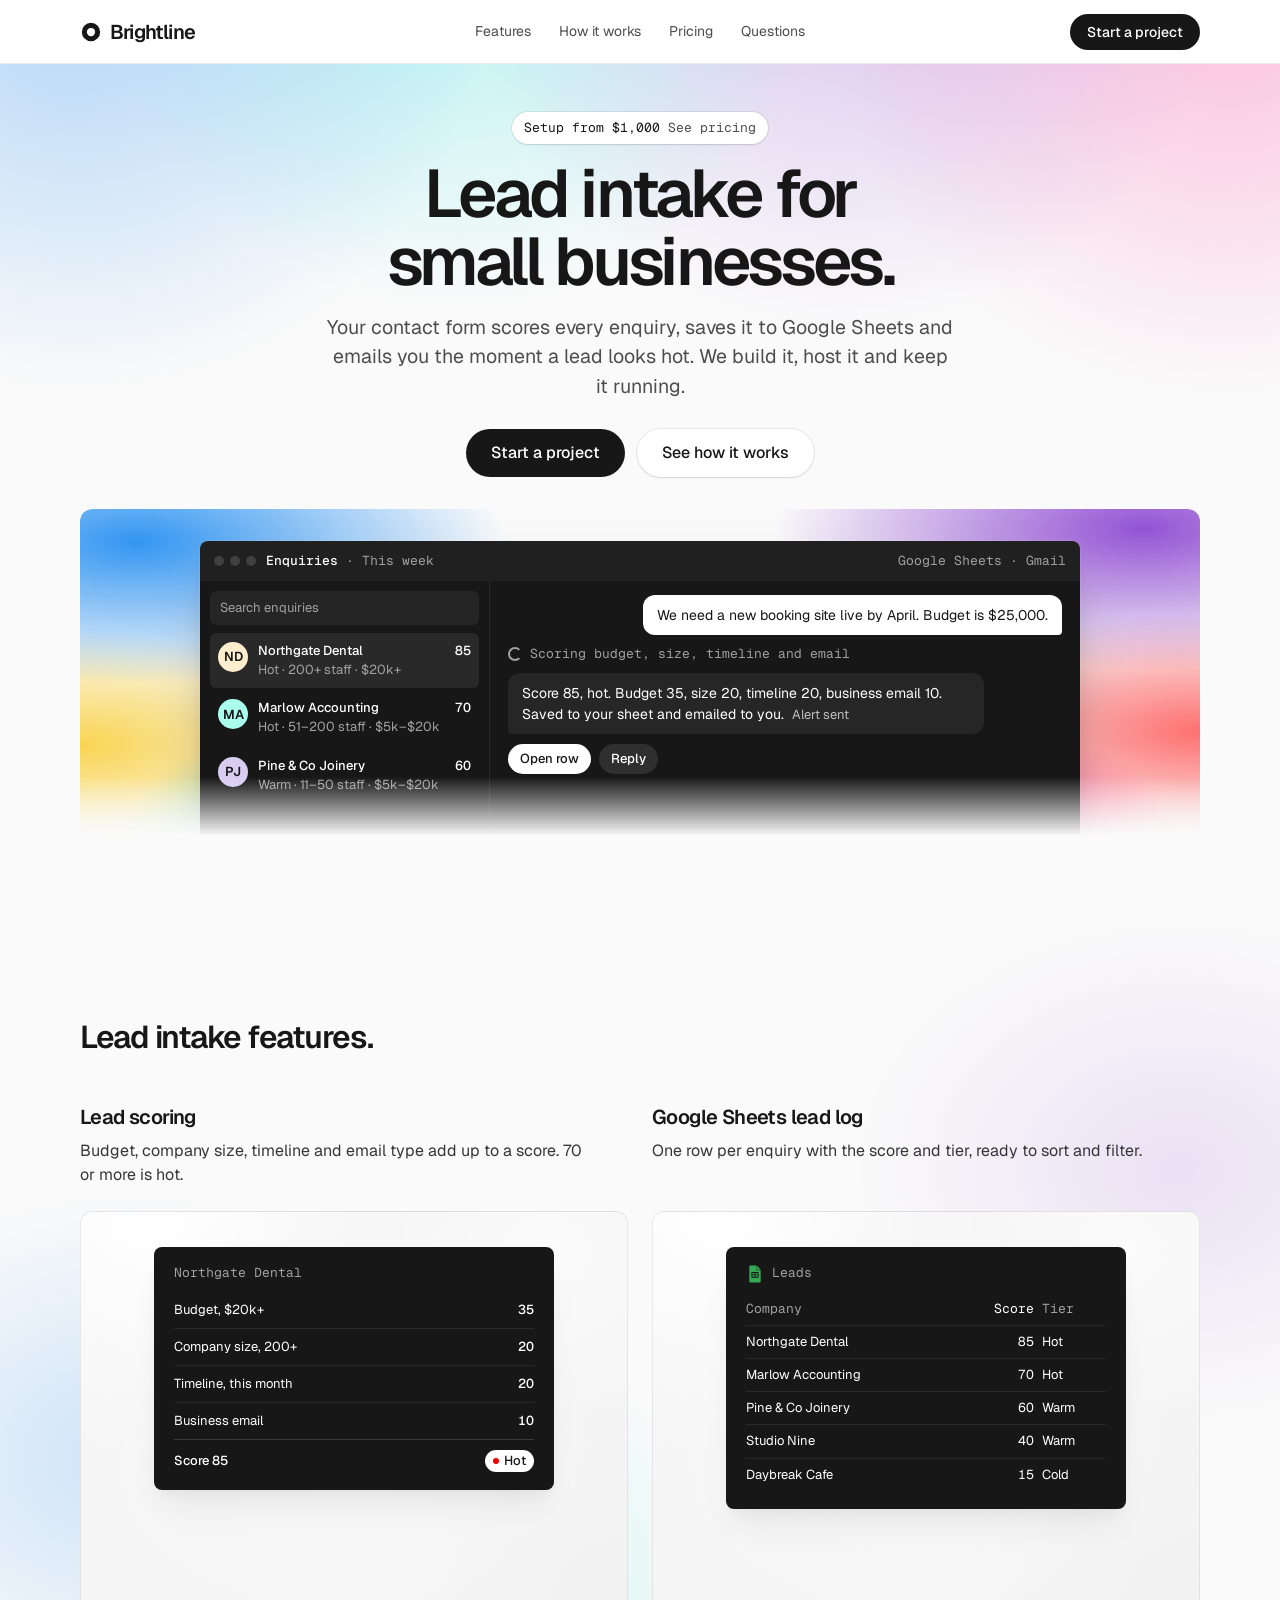
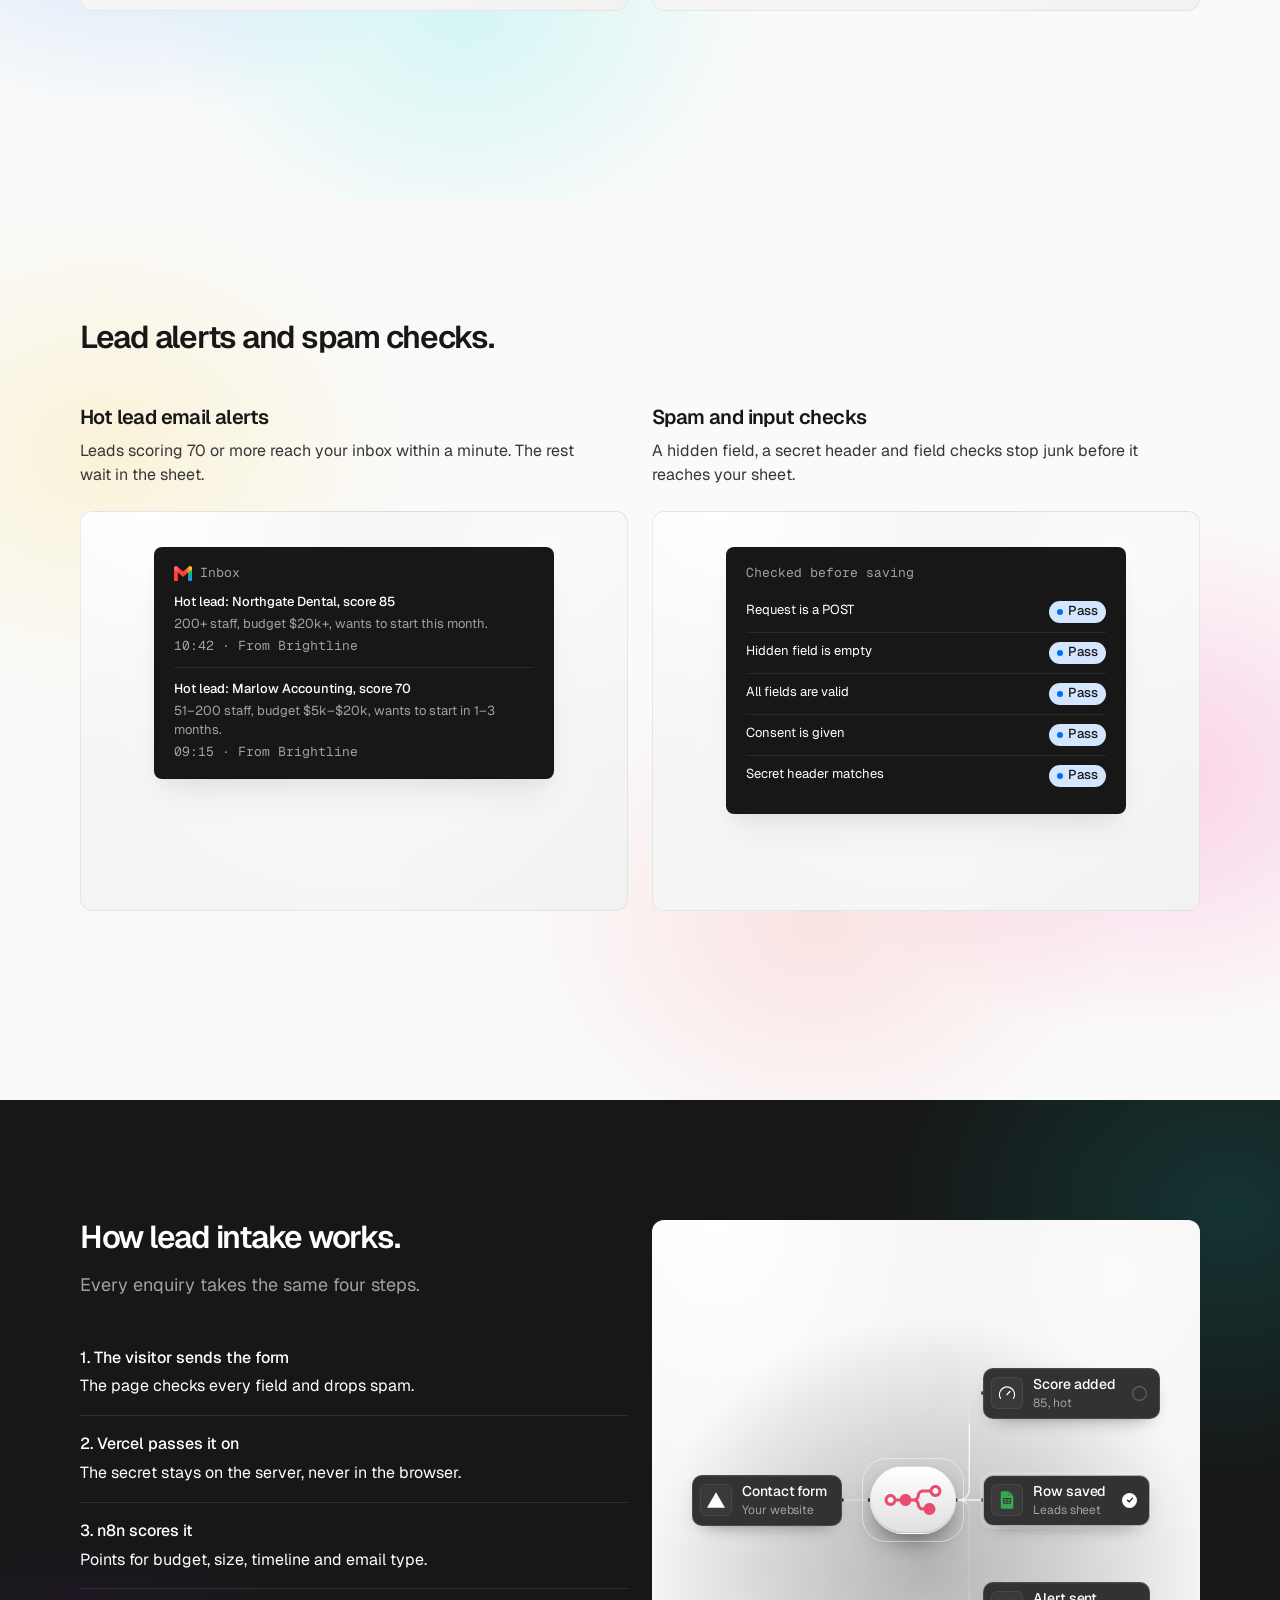
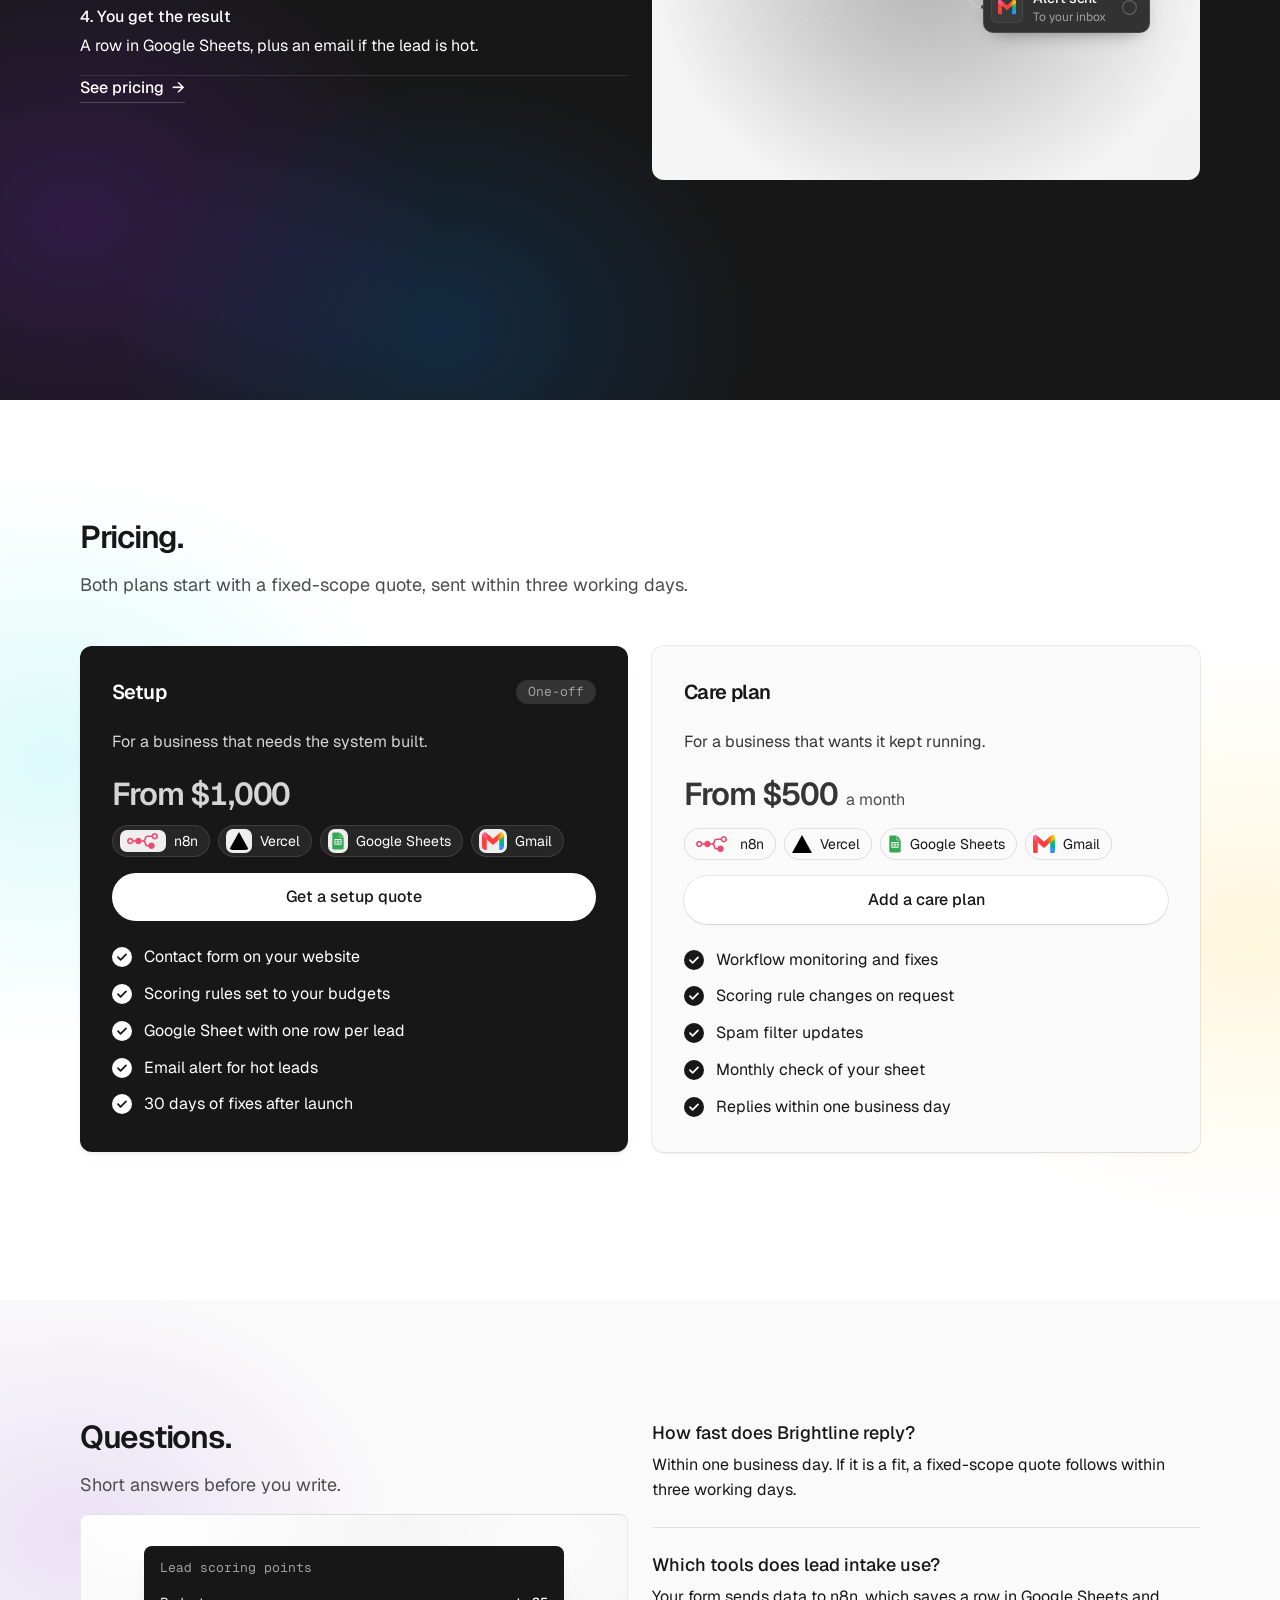
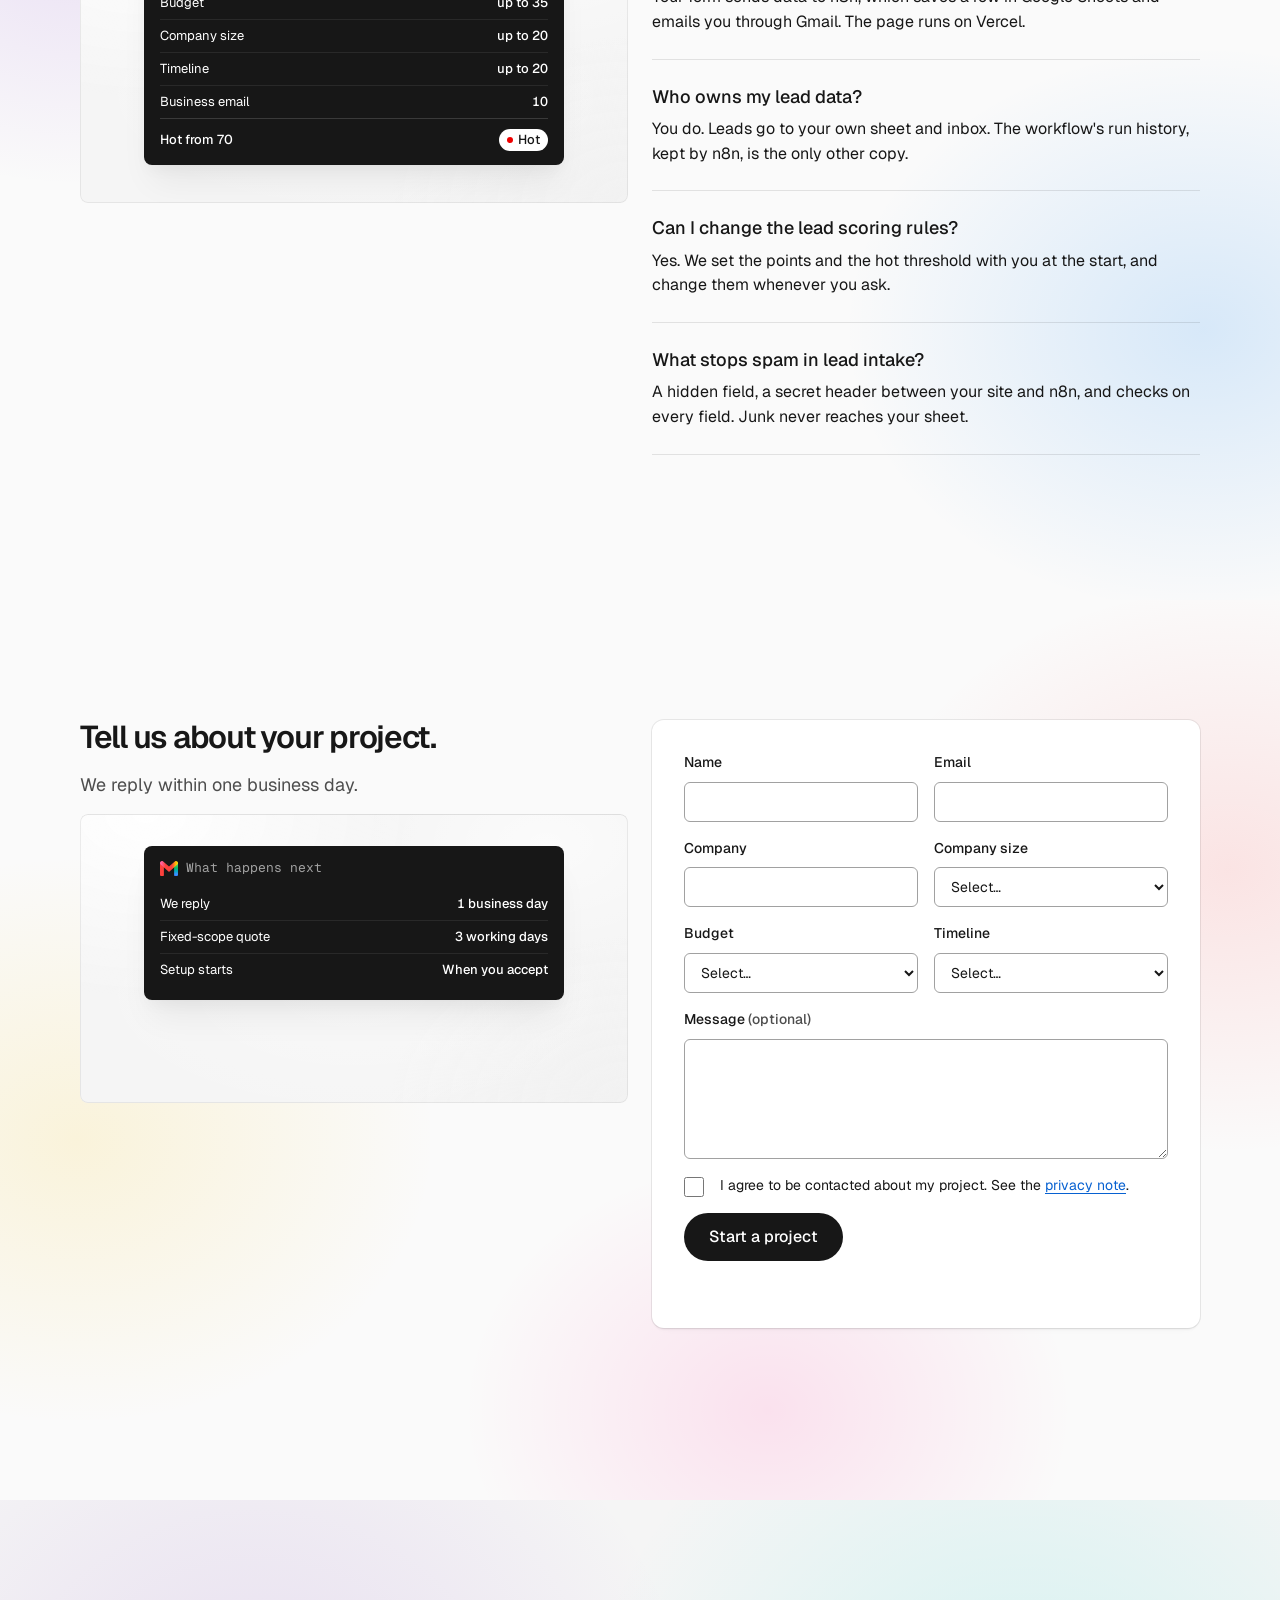
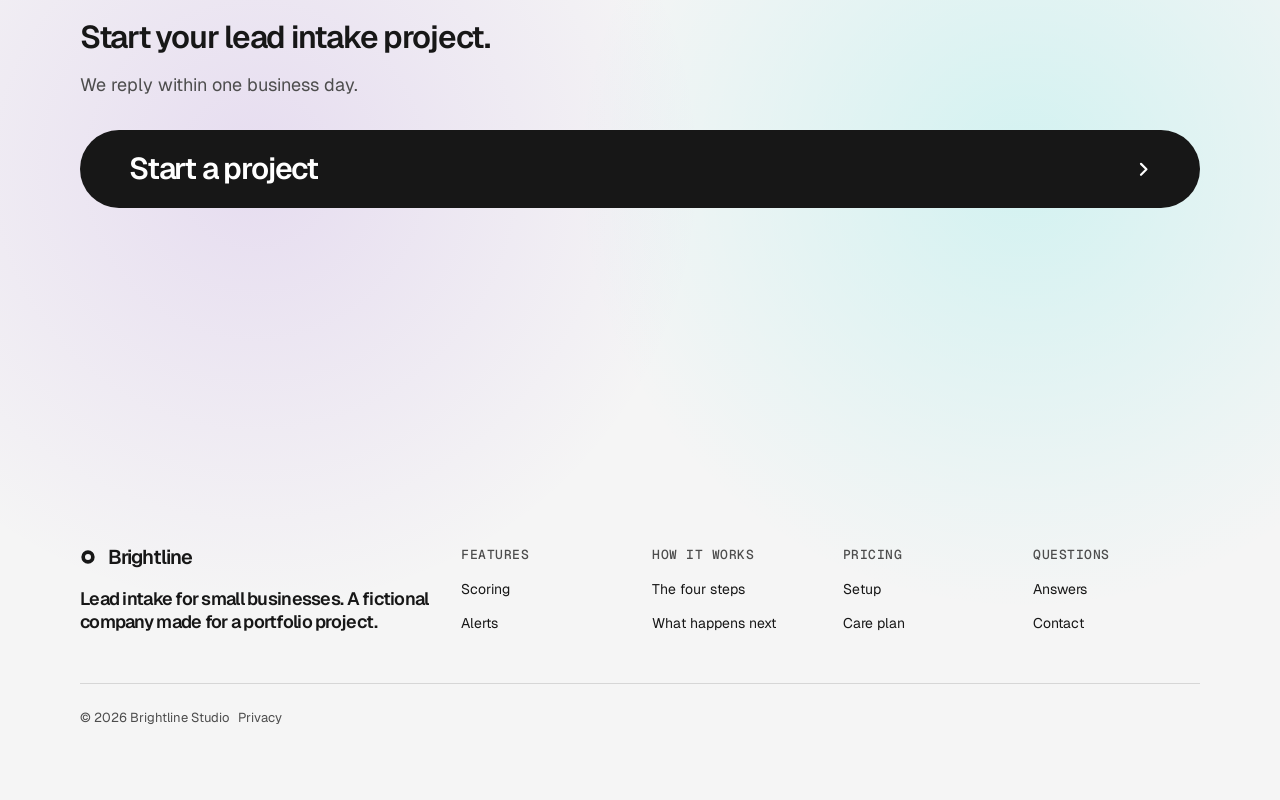
<file: lead-intake-automation/website/index.html>
<!doctype html>
<html lang="en" data-type="software" data-ground="sand" data-buttons="solid" data-motion>
<head>
<meta charset="utf-8">
<meta name="viewport" content="width=device-width, initial-scale=1, viewport-fit=cover">
<title>Brightline: lead intake for small businesses</title>
<meta name="description" content="Brightline builds a contact form that scores every enquiry, saves it to Google Sheets and emails you about hot leads. Setup from $1,000.">
<meta name="robots" content="noindex">
<meta name="site-kind" content="software">
<meta name="page-type" content="software">
<meta name="color-scheme" content="light">
<meta name="theme-color" content="#fafafa">
<link rel="icon" href="favicon.svg" type="image/svg+xml">
<link rel="preconnect" href="https://fonts.googleapis.com">
<link rel="preconnect" href="https://fonts.gstatic.com" crossorigin>
<link href="https://fonts.googleapis.com/css2?family=Geist:wght@400..600&family=Geist+Mono:wght@400..500&display=swap" rel="stylesheet">
<link rel="stylesheet" href="assets/system.css">
<link rel="stylesheet" href="assets/ui/cards.css">
<link rel="stylesheet" href="assets/motion/motion.css">
<link rel="stylesheet" href="assets/backgrounds/backgrounds.css">
<link rel="stylesheet" href="assets/layout/layout.css">
<link rel="stylesheet" href="assets/icons/icon.css">
<link rel="stylesheet" href="design.css">
<link rel="stylesheet" href="assets/diagrams/diagram.css">
<script src="assets/backgrounds/backgrounds.js"></script>
<style>
/* page CSS: only what sits inside a visual, plus the form. The look itself is design.css (DESIGN.md). */
/* the mesh: the three gradient pairs as one backdrop at hero scale, behind the window */
.hero--centred .hero__window { background: radial-gradient(46% 60% at 5% 10%, #007cf0cc, transparent 72%), radial-gradient(42% 56% at 34% 100%, #00dfd8cc, transparent 72%),
                radial-gradient(46% 60% at 95% 6%, #7928cacc, transparent 72%), radial-gradient(42% 56% at 68% 100%, #ff0080cc, transparent 72%),
                radial-gradient(38% 50% at 100% 68%, #ff4d4dcc, transparent 72%), radial-gradient(36% 48% at 0% 72%, #f9cb28cc, transparent 72%), #fafafa; }
/* the mocks: DESIGN.md's code-editor mockup, #171717 with white text and a grey of #a1a1a1 */
.d-win { background: #171717; color: #fff; border-radius: var(--r-md); overflow: hidden; font: 400 14px/1.4 var(--font-text); text-align: left;
         box-shadow: 0 0 0 1px #ffffff14, var(--sh-5), 0 32px 64px -24px #00000059; }
.d-win__bar { display: flex; align-items: center; gap: 10px; height: 40px; padding: 0 14px; background: #ffffff0a; font: 400 13px/1 var(--font-mono); color: #a1a1a1; }
.d-win__bar b { color: #fff; font-weight: 500; } .d-win__bar .sp { flex: 1; }
.d-win__dots { display: flex; gap: 6px; } .d-win__dots i { width: 10px; height: 10px; border-radius: 50%; background: #404040; }
.d-win__body { display: grid; grid-template-columns: 290px 1fr; min-height: 420px; }
.inbox { border-right: 1px solid #ffffff14; padding: 10px; display: grid; align-content: start; gap: 2px; }
.inbox .q { height: 34px; margin-bottom: 6px; border-radius: var(--r-sm); background: #ffffff0f; display: flex; align-items: center; padding: 0 10px; color: #a1a1a1; font-size: 13px; }
.inbox .t { display: grid; grid-template-columns: 30px 1fr auto; gap: 1px 10px; padding: 9px 8px; border-radius: var(--r-sm); font-size: 13px; }
.inbox .t.is-on { background: #ffffff14; }
.inbox .t i { grid-row: 1 / span 2; width: 30px; height: 30px; border-radius: 50%; display: grid; place-items: center; font: 600 13px/1 var(--font-text); font-style: normal; color: #171717; }
.inbox .t b { font-weight: 500; color: #fff; }
.inbox .t em { font-style: normal; font-weight: 500; color: #fff; font-variant-numeric: tabular-nums; }
.inbox .t span { grid-column: 2 / -1; color: #a1a1a1; white-space: nowrap; overflow: hidden; text-overflow: ellipsis; }
.convo { display: grid; min-width: 0; align-content: start; }
.d-chat { display: grid; gap: 10px; align-content: start; padding: 14px 18px; font-size: 14px; }
.d-msg { max-width: 86%; padding: 10px 14px; border-radius: var(--r-lg); background: #262626; color: #fff; line-height: 1.45; }
.d-msg--me { justify-self: end; background: #fff; color: #171717; border-bottom-right-radius: 4px; }
.d-msg--bot { border-bottom-left-radius: 4px; }
.d-msg small { display: block; margin-top: 4px; font-size: 13px; opacity: .7; }
.d-msg--bot small { display: inline; margin: 0 0 0 8px; white-space: nowrap; }
.d-msg--me small { display: none; }
.d-tool { display: flex; align-items: center; gap: 8px; font: 400 13px/1.4 var(--font-mono); color: #a1a1a1; }
.d-tool::before { content: ""; width: 14px; height: 14px; border-radius: 50%; border: 2px solid currentColor; border-right-color: transparent; }
.acts { display: flex; gap: 8px; } .acts span { height: 30px; padding: 0 12px; border-radius: 99px; display: inline-flex; align-items: center; font-size: 13px; font-weight: 500; background: #fff; color: #171717; }
.acts span + span { background: #ffffff1a; color: #fff; }
.d-pane { background: #171717; color: #fff; border-radius: var(--r-md); padding: 14px 16px; font: 400 13px/1.4 var(--font-text); text-align: left;
          box-shadow: 0 0 0 1px #ffffff14, var(--sh-5); }
.d-pane h5 { margin: 0 0 10px; font: 400 13px/1.3 var(--font-mono); color: #a1a1a1; display: flex; align-items: center; gap: 8px; }
.d-pane h5 img { width: 18px; height: 18px; object-fit: contain; }
.d-times { display: grid; } .d-times span { display: flex; justify-content: space-between; gap: 12px; padding: 7px 0; border-top: 1px solid #ffffff14; }
.d-times span:first-child { border-top: 0; } .d-times b { font-weight: 500; color: #fff; font-variant-numeric: tabular-nums; white-space: nowrap; }
.d-chip { display: inline-flex; align-items: center; gap: 5px; height: 22px; padding: 0 8px; border-radius: 99px; font-size: 13px; font-weight: 500; background: #d3e5ff; color: #171717; white-space: nowrap; }
.d-chip::before { content: ""; width: 6px; height: 6px; border-radius: 50%; background: #0070f3; }
.d-times .d-chip, .d-times .d-chip--hot { color: #171717; font-weight: 500; }
.d-chip--hot { background: #fff; } .d-chip--hot::before { background: #ee0000; }
.d-chip--warm { background: #ffefcf; color: #ab570a; } .d-chip--warm::before { background: #f5a623; }
.d-chip--cold { background: #ffffff1f; color: #e5e5e5; } .d-chip--cold::before { background: #a1a1a1; }
.d-total { display: flex; justify-content: space-between; align-items: center; gap: 12px; padding-top: 10px; border-top: 1px solid #ffffff26; color: #fff; font-weight: 500; }
.d-mail { display: grid; gap: 4px; } .d-mail strong { font-weight: 500; color: #fff; } .d-mail span { color: #a1a1a1; }
.d-mail small { font: 400 13px/1.4 var(--font-mono); color: #a1a1a1; }
.d-sheet { display: grid; grid-template-columns: minmax(0, 1fr) 56px 64px; }
.d-sheet > span { padding: 7px 0; border-top: 1px solid #ffffff14; white-space: nowrap; overflow: hidden; text-overflow: ellipsis; }
.d-sheet > span:nth-child(3n+2) { text-align: right; font-variant-numeric: tabular-nums; color: #fff; padding-right: 8px; }
.d-sheet > .head { border-top: 0; color: #a1a1a1; font-family: var(--font-mono); }
#features .panel, #alerts .panel { --p-h: 400px; }
#features .d-pane, #alerts .d-pane { padding: 18px 20px; } #features .d-times span, #alerts .d-times span { padding: 9px 0; }
.d-mail + .d-mail { margin-top: 12px; padding-top: 12px; border-top: 1px solid #ffffff14; }
@media (min-width: 640px) and (max-width: 1023px) { #features .panel, #alerts .panel { --p-h: 520px; } #process, #brief { --h: 2; } #faq .panel { display: none; } #process .panel { --p-h: 300px; } #process .rows { display: grid; grid-template-columns: repeat(2, minmax(0, 1fr)); column-gap: var(--gutter); } }
#process .panel { --p-h: 560px; }
@media (max-width: 899px) { .d-win__body { grid-template-columns: 1fr; } .inbox { display: none; } }
/* the window's story sits in the frame's top 260px: on a short screen it drops the tool line, the buttons and a row */
@media (min-width: 640px) and (max-height: 820px) { .hero__window .d-tool, .hero__window .acts, .hero__window .inbox .t:nth-of-type(n+4) { display: none; } .hero__window .d-win__body { min-height: 0; } }
@media (max-width: 639px) { #features .panel, #alerts .panel { --p-h: 195px; } .card--plan .ic-chip-row { display: grid; grid-template-columns: repeat(2, minmax(0, 1fr)); } #features .stage, #alerts .stage { -webkit-mask-image: linear-gradient(to bottom, #000 74%, transparent); mask-image: linear-gradient(to bottom, #000 74%, transparent); } #process .panel { --p-h: 460px; } .d-win__body { grid-template-columns: 1fr; min-height: 0; } .inbox { display: none; } .d-win__bar .sp ~ span { display: none; } .d-chat { font-size: 13px; padding: 12px 14px; } .hero__window .d-tool, .hero__window .acts { display: none; } }
/* a plan card answers the pointer like every other card: the motion layer's 2px lift (motion.css leaves plans out) */
html:not([data-motion="off"]) .card--plan { transition: transform var(--m-out) var(--m-ease); }
@media (hover: hover) and (pointer: fine) { html:not([data-motion="off"]) .card--plan:hover { transform: translateY(var(--m-lift)); } }
/* the form on the page's split: DESIGN.md's form-input, 40px with a 6px radius (48px and 16px on a phone) */
.field { font-size: var(--t-small); }
/* below 1024 the form sits on the page itself, on the container lines, with no box of its own */
@media (max-width: 1023px) { #brief .form-card { background: none; box-shadow: none; padding: 0; border-radius: 0; } }
.field :is(input, select, textarea) { height: 40px; border-color: #a1a1a1; background: #fff; font-size: var(--t-small); border-radius: var(--r-sm); }
.field textarea { height: auto; min-height: 120px; }
.field :is(input, select, textarea):focus { border-color: #171717; box-shadow: 0 0 0 3px #00000014; outline: none; }
@media (max-width: 639px) { .field :is(input, select, textarea) { height: 48px; font-size: var(--t-body); } .field textarea { height: auto; } }
.field__error { margin: 0; font-size: var(--t-small); color: var(--error); }
.field [aria-invalid="true"] { border-color: var(--error); }
.consent { display: grid; grid-template-columns: 24px 1fr; gap: var(--s-3); align-items: start; font-size: var(--t-small); }
.consent a { color: var(--link); text-decoration: underline; text-underline-offset: 3px; }
.consent input { width: 20px; height: 20px; margin: 2px 0 0; accent-color: var(--accent); }
.hp { position: absolute; left: -9999px; width: 1px; height: 1px; overflow: hidden; }
#status { margin: 0; min-height: 1.4em; font-size: var(--t-small); }
#status.success { color: var(--ink); } #status.error { color: var(--error); }
</style>
</head>
<body>
<!-- type: software (a lead-intake product with a live demo behind its form)
     deal: hero centred, nav nav-centre, footer footer-statement, close close-type, rhythm canvas-soft, white and one ink band (process), buttons solid, mark ring, palette DESIGN.md (ink, white and the mesh gradient), type geist, ground light, the mesh drawn in CSS in the hero frame, moments none, scene none, diagram lanes (process)
     one page: every link is an #id on it; Privacy is privacy.html -->
<header class="nav nav--centre">
  <div class="wrap nav__bar">
    <a class="nav__logo" href="#top"><span class="mark" data-mark="ring" aria-hidden="true"></span>Brightline</a>
    <nav class="nav__links" aria-label="Main">
      <div class="nav__item"><a class="nav__link" href="#features">Features</a></div>
      <div class="nav__item"><a class="nav__link" href="#process">How it works</a></div>
      <div class="nav__item"><a class="nav__link" href="#pricing">Pricing</a></div>
      <div class="nav__item"><a class="nav__link" href="#faq">Questions</a></div>
    </nav>
    <div class="nav__actions">
      <a class="btn btn--primary" href="#brief">Start a project</a>
    </div>
    <button class="nav__toggle" type="button" aria-expanded="false" aria-label="Menu"><svg width="18" height="18" viewBox="0 0 18 18" aria-hidden="true"><path d="M2 5h14M2 13h14" stroke="currentColor" stroke-width="1.6" stroke-linecap="round"/></svg></button>
  </div>
</header>

<main id="top">
  <section class="hero hero--centred wash wash--hero" aria-labelledby="hero-h">
    <div class="wrap"><div class="hero-text">
      <div class="hero__c">
        <a class="pill" href="#pricing"><span>Setup from $1,000</span><span class="muted">See pricing</span></a>
        <h1 id="hero-h" aria-label="Lead intake for small businesses.">Lead intake for small businesses.</h1>
        <p class="hero__lead">Your contact form scores every enquiry, saves it to Google Sheets and emails you the moment a lead looks hot. We build it, host it and keep it running.</p>
        <div class="btn-row"><a class="btn btn--primary" href="#brief">Start a project</a><a class="btn btn--secondary" href="#process">See how it works</a></div>
      </div>
      <div class="hero__window" role="img" aria-label="Brightline's enquiry list: Northgate Dental scored 85, marked hot, saved to the sheet and emailed to the owner">
        <div class="ly-piece d-win ui" aria-hidden="true">
          <div class="d-win__bar"><span class="d-win__dots"><i></i><i></i><i></i></span><span><b>Enquiries</b> · This week</span><span class="sp"></span><span>Google Sheets · Gmail</span></div>
          <div class="d-win__body">
            <div class="inbox">
              <div class="q">Search enquiries</div>
              <div class="t is-on"><i style="background:#ffefcf">ND</i><b>Northgate Dental</b><em>85</em><span>Hot · 200+ staff · $20k+</span></div>
              <div class="t"><i style="background:#aaffec">MA</i><b>Marlow Accounting</b><em>70</em><span>Hot · 51–200 staff · $5k–$20k</span></div>
              <div class="t"><i style="background:#d8ccf1">PJ</i><b>Pine &amp; Co Joinery</b><em>60</em><span>Warm · 11–50 staff · $5k–$20k</span></div>
            </div>
            <div class="convo">
              <div class="d-chat" data-ly-steps="900">
                <div class="d-msg d-msg--me">We need a new booking site live by April. Budget is $25,000.<small>10:42</small></div>
                <div class="d-tool" data-step>Scoring budget, size, timeline and email</div>
                <div class="d-msg d-msg--bot" data-step>Score 85, hot. Budget 35, size 20, timeline 20, business email 10. Saved to your sheet and emailed to you.<small>Alert sent</small></div>
                <div class="acts" data-step><span>Open row</span><span>Reply</span></div>
              </div>
            </div>
          </div>
        </div>
      </div>
    </div></div>
  </section>

  <section class="section wash wash--a" id="features" aria-labelledby="features-h">
    <div class="wrap">
      <div class="section-head"><h2 id="features-h">Lead intake features.</h2></div>
      <div class="grid">
        <article class="card card--row card--open span-6">
          <h3>Lead scoring</h3>
          <p>Budget, company size, timeline and email type add up to a score. 70 or more is hot.</p>
          <div class="panel" role="img" aria-label="Northgate Dental scores 85: budget 35, company size 20, timeline 20, business email 10">
            <div class="stage"><div class="at-rise fit" style="--fit-max:400px;--ax:max(24px, 50% - 200px);--ay:36px;--ay-sm:20px"><div class="d-pane ui" aria-hidden="true">
              <h5>Northgate Dental</h5>
              <div class="d-times"><span>Budget, $20k+<b>35</b></span><span>Company size, 200+<b>20</b></span><span>Timeline, this month<b>20</b></span><span>Business email<b>10</b></span></div>
              <div class="d-total"><span>Score 85</span><span class="d-chip d-chip--hot">Hot</span></div>
            </div></div></div>
          </div>
        </article>
        <article class="card card--row card--open span-6">
          <h3>Google Sheets lead log</h3>
          <p>One row per enquiry with the score and tier, ready to sort and filter.</p>
          <div class="panel" role="img" aria-label="A Google Sheet with one row per lead: company, score and tier">
            <div class="stage"><div class="at-rise fit" style="--fit-max:400px;--ax:max(24px, 50% - 200px);--ay:36px;--ay-sm:20px"><div class="d-pane ui" aria-hidden="true">
              <h5><img data-icon="google-sheets" src="assets/icons/google-sheets.svg" alt="" width="18" height="18" loading="lazy" decoding="async">Leads</h5>
              <div class="d-sheet">
                <span class="head">Company</span><span class="head">Score</span><span class="head">Tier</span>
                <span>Northgate Dental</span><span>85</span><span>Hot</span>
                <span>Marlow Accounting</span><span>70</span><span>Hot</span>
                <span>Pine &amp; Co Joinery</span><span>60</span><span>Warm</span>
                <span>Studio Nine</span><span>40</span><span>Warm</span>
                <span>Daybreak Cafe</span><span>15</span><span>Cold</span>
              </div>
            </div></div></div>
          </div>
        </article>
      </div>
    </div>
  </section>

  <section class="section wash wash--b" id="alerts" aria-labelledby="alerts-h">
    <div class="wrap">
      <div class="section-head"><h2 id="alerts-h">Lead alerts and spam checks.</h2></div>
      <div class="grid">
        <article class="card card--row card--open span-6">
          <h3>Hot lead email alerts</h3>
          <p>Leads scoring 70 or more reach your inbox within a minute. The rest wait in the sheet.</p>
          <div class="panel" role="img" aria-label="Two Gmail alerts: Hot lead, Northgate Dental, score 85, and Hot lead, Marlow Accounting, score 70">
            <div class="stage"><div class="at-rise fit" style="--fit-max:400px;--ax:max(24px, 50% - 200px);--ay:36px;--ay-sm:20px"><div class="d-pane ui" aria-hidden="true">
              <h5><img data-icon="gmail" src="assets/icons/gmail.svg" alt="" width="18" height="18" loading="lazy" decoding="async">Inbox</h5>
              <div class="d-mail"><strong>Hot lead: Northgate Dental, score 85</strong><span>200+ staff, budget $20k+, wants to start this month.</span><small>10:42 &middot; From Brightline</small></div>
              <div class="d-mail d-mail--next"><strong>Hot lead: Marlow Accounting, score 70</strong><span>51&ndash;200 staff, budget $5k&ndash;$20k, wants to start in 1&ndash;3 months.</span><small>09:15 &middot; From Brightline</small></div>
            </div></div></div>
          </div>
        </article>
        <article class="card card--row card--open span-6">
          <h3>Spam and input checks</h3>
          <p>A hidden field, a secret header and field checks stop junk before it reaches your sheet.</p>
          <div class="panel" role="img" aria-label="Five checks that pass before a lead is saved">
            <div class="stage"><div class="at-rise fit" style="--fit-max:400px;--ax:max(24px, 50% - 200px);--ay:36px;--ay-sm:20px"><div class="d-pane ui" aria-hidden="true">
              <h5>Checked before saving</h5>
              <div class="d-times"><span>Request is a POST<b class="d-chip">Pass</b></span><span>Hidden field is empty<b class="d-chip">Pass</b></span><span>All fields are valid<b class="d-chip">Pass</b></span><span>Consent is given<b class="d-chip">Pass</b></span><span>Secret header matches<b class="d-chip">Pass</b></span></div>
            </div></div></div>
          </div>
        </article>
      </div>
    </div>
  </section>

  <section class="section ground-inverse wash wash--dark" id="process" aria-labelledby="process-h" style="--hm: 2">
    <div class="wrap">
      <div class="grid grid--top">
        <div class="span-6">
          <div class="section-head">
            <h2 id="process-h">How lead intake works.</h2>
            <p>Every enquiry takes the same four steps.</p>
          </div>
          <ol class="rows">
            <li><span class="rows__name">1. The visitor sends the form</span><p>The page checks every field and drops spam.</p></li>
            <li><span class="rows__name">2. Vercel passes it on</span><p>The secret stays on the server, never in the browser.</p></li>
            <li><span class="rows__name">3. n8n scores it</span><p>Points for budget, size, timeline and email type.</p></li>
            <li><span class="rows__name">4. You get the result</span><p>A row in Google Sheets, plus an email if the lead is hot.</p></li>
          </ol>
          <p class="stack-4"><a class="link" href="#pricing">See pricing</a></p>
        </div>
        <article class="card card--open span-6 start-7">
          <div class="panel panel--top" data-dg-still>
            <div class="dg" data-diagram='{"layout":"lanes","motion":{"pulse":"none"},"alt":"A contact form sends each enquiry to an n8n workflow, which adds a score, saves a row in Google Sheets and emails a hot-lead alert.","input":{"label":"Contact form","icon":"vercel","sub":"Your website","cap":false},"core":{"label":"n8n workflow","icon":"n8n","cap":false},"lanes":[{"label":"Score added","icon":"ui:gauge","done":true,"sub":"85, hot","cap":false},{"label":"Row saved","icon":"google-sheets","done":true,"sub":"Leads sheet","cap":false},{"label":"Alert sent","icon":"gmail","done":true,"sub":"To your inbox","cap":false}]}'></div>
          </div>
        </article>
      </div>
    </div>
  </section>

  <section class="section ground-surface wash wash--c" id="pricing" aria-labelledby="pricing-h" style="--hm: 2">
    <div class="wrap">
      <div class="section-head">
        <h2 id="pricing-h">Pricing.</h2>
        <p>Both plans start with a fixed-scope quote, sent within three working days.</p>
      </div>
      <div class="grid">
        <article class="card card--plan span-6 is-featured ground-inverse">
          <span class="badge">One-off</span>
          <h3>Setup</h3>
          <p>For a business that needs the system built.</p>
          <p class="price"><span class="t-stat">From $1,000</span></p>
          <div class="ic-chip-row"><span class="ic-chip"><img class="ic ic-20 ic-wide" data-icon="n8n" src="assets/icons/n8n.svg" alt="" width="27" height="14" loading="lazy" decoding="async">n8n</span><span class="ic-chip"><img class="ic ic-20" data-icon="vercel" src="assets/icons/vercel.svg" alt="" width="23" height="20" loading="lazy" decoding="async">Vercel</span><span class="ic-chip"><img class="ic ic-20" data-icon="google-sheets" src="assets/icons/google-sheets.svg" alt="" width="15" height="20" loading="lazy" decoding="async">Google Sheets</span><span class="ic-chip"><img class="ic ic-20" data-icon="gmail" src="assets/icons/gmail.svg" alt="" width="25" height="20" loading="lazy" decoding="async">Gmail</span></div>
          <a class="btn btn--secondary" href="#brief">Get a setup quote</a>
          <ul class="checks">
            <li>Contact form on your website</li>
            <li>Scoring rules set to your budgets</li>
            <li>Google Sheet with one row per lead</li>
            <li>Email alert for hot leads</li>
            <li>30 days of fixes after launch</li>
          </ul>
        </article>
        <article class="card card--plan span-6">
          <h3>Care plan</h3>
          <p>For a business that wants it kept running.</p>
          <p class="price"><span class="t-stat">From $500</span><span class="muted">a month</span></p>
          <div class="ic-chip-row"><span class="ic-chip"><img class="ic ic-20 ic-wide" data-icon="n8n" src="assets/icons/n8n.svg" alt="" width="27" height="14" loading="lazy" decoding="async">n8n</span><span class="ic-chip"><img class="ic ic-20" data-icon="vercel" src="assets/icons/vercel.svg" alt="" width="23" height="20" loading="lazy" decoding="async">Vercel</span><span class="ic-chip"><img class="ic ic-20" data-icon="google-sheets" src="assets/icons/google-sheets.svg" alt="" width="15" height="20" loading="lazy" decoding="async">Google Sheets</span><span class="ic-chip"><img class="ic ic-20" data-icon="gmail" src="assets/icons/gmail.svg" alt="" width="25" height="20" loading="lazy" decoding="async">Gmail</span></div>
          <a class="btn btn--secondary" href="#brief">Add a care plan</a>
          <ul class="checks">
            <li>Workflow monitoring and fixes</li>
            <li>Scoring rule changes on request</li>
            <li>Spam filter updates</li>
            <li>Monthly check of your sheet</li>
            <li>Replies within one business day</li>
          </ul>
        </article>
      </div>
    </div>
  </section>

  <section class="section wash wash--d" id="faq" aria-labelledby="faq-h" style="--hm: 2">
    <div class="wrap">
      <div class="grid grid--top">
        <div class="span-6 stack-4">
          <h2 id="faq-h">Questions.</h2>
          <p class="t-lead">Short answers before you write.</p>
          <div class="panel" role="img" aria-label="Scoring points: budget up to 35, company size up to 20, timeline up to 20, business email 10. A total of 70 or more is hot.">
            <div class="stage"><div class="at-rise fit" style="--fit-max:420px;--ax:max(24px, 50% - 210px);--ay:32px;--ay-sm:24px"><div class="d-pane ui" aria-hidden="true">
              <h5>Lead scoring points</h5>
              <div class="d-times"><span>Budget<b>up to 35</b></span><span>Company size<b>up to 20</b></span><span>Timeline<b>up to 20</b></span><span>Business email<b>10</b></span></div>
              <div class="d-total"><span>Hot from 70</span><span class="d-chip d-chip--hot">Hot</span></div>
            </div></div></div>
          </div>
        </div>
        <div class="faq span-6 start-7">
          <div class="faq__item"><h3>How fast does Brightline reply?</h3><p>Within one business day. If it is a fit, a fixed-scope quote follows within three working days.</p></div>
          <div class="faq__item"><h3>Which tools does lead intake use?</h3><p>Your form sends data to n8n, which saves a row in Google Sheets and emails you through Gmail. The page runs on Vercel.</p></div>
          <div class="faq__item"><h3>Who owns my lead data?</h3><p>You do. Leads go to your own sheet and inbox. The workflow's run history, kept by n8n, is the only other copy.</p></div>
          <div class="faq__item"><h3>Can I change the lead scoring rules?</h3><p>Yes. We set the points and the hot threshold with you at the start, and change them whenever you ask.</p></div>
          <div class="faq__item"><h3>What stops spam in lead intake?</h3><p>A hidden field, a secret header between your site and n8n, and checks on every field. Junk never reaches your sheet.</p></div>
        </div>
      </div>
    </div>
  </section>

  <section class="section wash wash--e" id="brief" aria-labelledby="brief-h" style="--hm: 2">
    <div class="wrap">
      <div class="grid grid--top">
        <div class="span-6 stack-4">
          <h2 id="brief-h">Tell us about your project.</h2>
          <p class="t-lead">We reply within one business day.</p>
          <div class="panel" role="img" aria-label="What happens next: we reply within one business day, a fixed-scope quote follows within three working days, and setup starts once you accept it.">
            <div class="stage"><div class="at-rise fit" style="--fit-max:420px;--ax:max(24px, 50% - 210px);--ay:32px;--ay-sm:24px"><div class="d-pane ui" aria-hidden="true">
              <h5><img data-icon="gmail" src="assets/icons/gmail.svg" alt="" width="18" height="18" loading="lazy" decoding="async">What happens next</h5>
              <div class="d-times"><span>We reply<b>1 business day</b></span><span>Fixed-scope quote<b>3 working days</b></span><span>Setup starts<b>When you accept</b></span></div>
            </div></div></div>
          </div>
        </div>
        <div class="span-6 start-7"><div class="card form-card">
          <form class="form" id="lead-form" method="post" action="/api/lead" novalidate>
            <div class="field">
              <label for="name">Name</label>
              <input type="text" id="name" name="name" autocomplete="name" required aria-describedby="name-error">
              <p class="field__error" id="name-error" hidden></p>
            </div>
            <div class="field">
              <label for="email">Email</label>
              <input type="email" id="email" name="email" autocomplete="email" spellcheck="false" required aria-describedby="email-error">
              <p class="field__error" id="email-error" hidden></p>
            </div>
            <div class="field">
              <label for="company">Company</label>
              <input type="text" id="company" name="company" autocomplete="organization" required aria-describedby="company-error">
              <p class="field__error" id="company-error" hidden></p>
            </div>
            <div class="field">
              <label for="companySize">Company size</label>
              <select id="companySize" name="companySize" required aria-describedby="companySize-error">
                <option value="" disabled selected>Select…</option>
                <option value="1-10">1–10</option>
                <option value="11-50">11–50</option>
                <option value="51-200">51–200</option>
                <option value="200+">200+</option>
              </select>
              <p class="field__error" id="companySize-error" hidden></p>
            </div>
            <div class="field">
              <label for="budget">Budget</label>
              <select id="budget" name="budget" required aria-describedby="budget-error">
                <option value="" disabled selected>Select…</option>
                <option value="Under $1k">Under $1k</option>
                <option value="$1k-$5k">$1k–$5k</option>
                <option value="$5k-$20k">$5k–$20k</option>
                <option value="$20k+">$20k+</option>
              </select>
              <p class="field__error" id="budget-error" hidden></p>
            </div>
            <div class="field">
              <label for="timeline">Timeline</label>
              <select id="timeline" name="timeline" required aria-describedby="timeline-error">
                <option value="" disabled selected>Select…</option>
                <option value="This month">This month</option>
                <option value="1-3 months">1–3 months</option>
                <option value="3+ months">3+ months</option>
              </select>
              <p class="field__error" id="timeline-error" hidden></p>
            </div>
            <div class="field field--full">
              <label for="message">Message <span class="muted">(optional)</span></label>
              <textarea id="message" name="message" maxlength="2000"></textarea>
            </div>
            <div class="hp" aria-hidden="true">
              <label for="website">Leave this field empty</label>
              <input type="text" id="website" name="website" tabindex="-1" autocomplete="off">
            </div>
            <div class="field--full consent">
              <input type="checkbox" id="consent" name="consent" required aria-describedby="consent-error">
              <label for="consent">I agree to be contacted about my project. See the <a href="privacy">privacy note</a>.</label>
            </div>
            <p class="field__error" id="consent-error" hidden></p>
            <div class="btn-row"><button class="btn btn--primary" type="submit" id="submit">Start a project</button></div>
            <p id="status" role="status" aria-live="polite"></p>
          </form>
        </div></div>
      </div>
    </div>
  </section>
</main>

<footer class="footer closing footer--statement g2m wash wash--f" id="contact" aria-labelledby="close-h">
  <div class="wrap">
    <div class="closing__cta close--type">
      <div class="section-head">
        <h2 id="close-h">Start your lead intake project.</h2>
        <p>We reply within one business day.</p>
      </div>
      <a class="btn btn--primary btn--xl btn--wide" href="#brief">Start a project<svg class="m-arrow" viewBox="0 0 12 12" aria-hidden="true"><path class="m-arrow__stem" d="M1 6h8"/><path class="m-arrow__head" d="M4.5 2.5 8 6l-3.5 3.5"/></svg></a>
    </div>
    <div class="closing__links">
      <div class="grid">
        <div class="span-4 stack-4">
          <a class="nav__logo" href="#top"><span class="mark" data-mark="ring" aria-hidden="true"></span>Brightline</a>
          <p class="footer__lede">Lead intake for small businesses. A fictional company made for a portfolio project.</p>
        </div>
        <div class="span-2 footer__col"><h4>Features</h4><ul><li><a href="#features">Scoring</a></li><li><a href="#features">Alerts</a></li></ul></div>
        <div class="span-2 footer__col"><h4>How it works</h4><ul><li><a href="#process">The four steps</a></li><li><a href="#brief">What happens next</a></li></ul></div>
        <div class="span-2 footer__col"><h4>Pricing</h4><ul><li><a href="#pricing">Setup</a></li><li><a href="#pricing">Care plan</a></li></ul></div>
        <div class="span-2 footer__col"><h4>Questions</h4><ul><li><a href="#faq">Answers</a></li><li><a href="#brief">Contact</a></li></ul></div>
      </div>
      <div class="footer__legal">
        <span>&copy; 2026 Brightline Studio &nbsp; <a href="privacy">Privacy</a></span>
      </div>
    </div>
  </div>
</footer>

<script type="module" src="assets/system.js"></script>
<script type="module" src="assets/motion/motion.js"></script>
<script type="module" src="assets/layout/layout.js"></script>
<script type="module" src="assets/diagrams/mount.js"></script>
<script src="contact.js" defer></script>
</body>
</html>
</file>
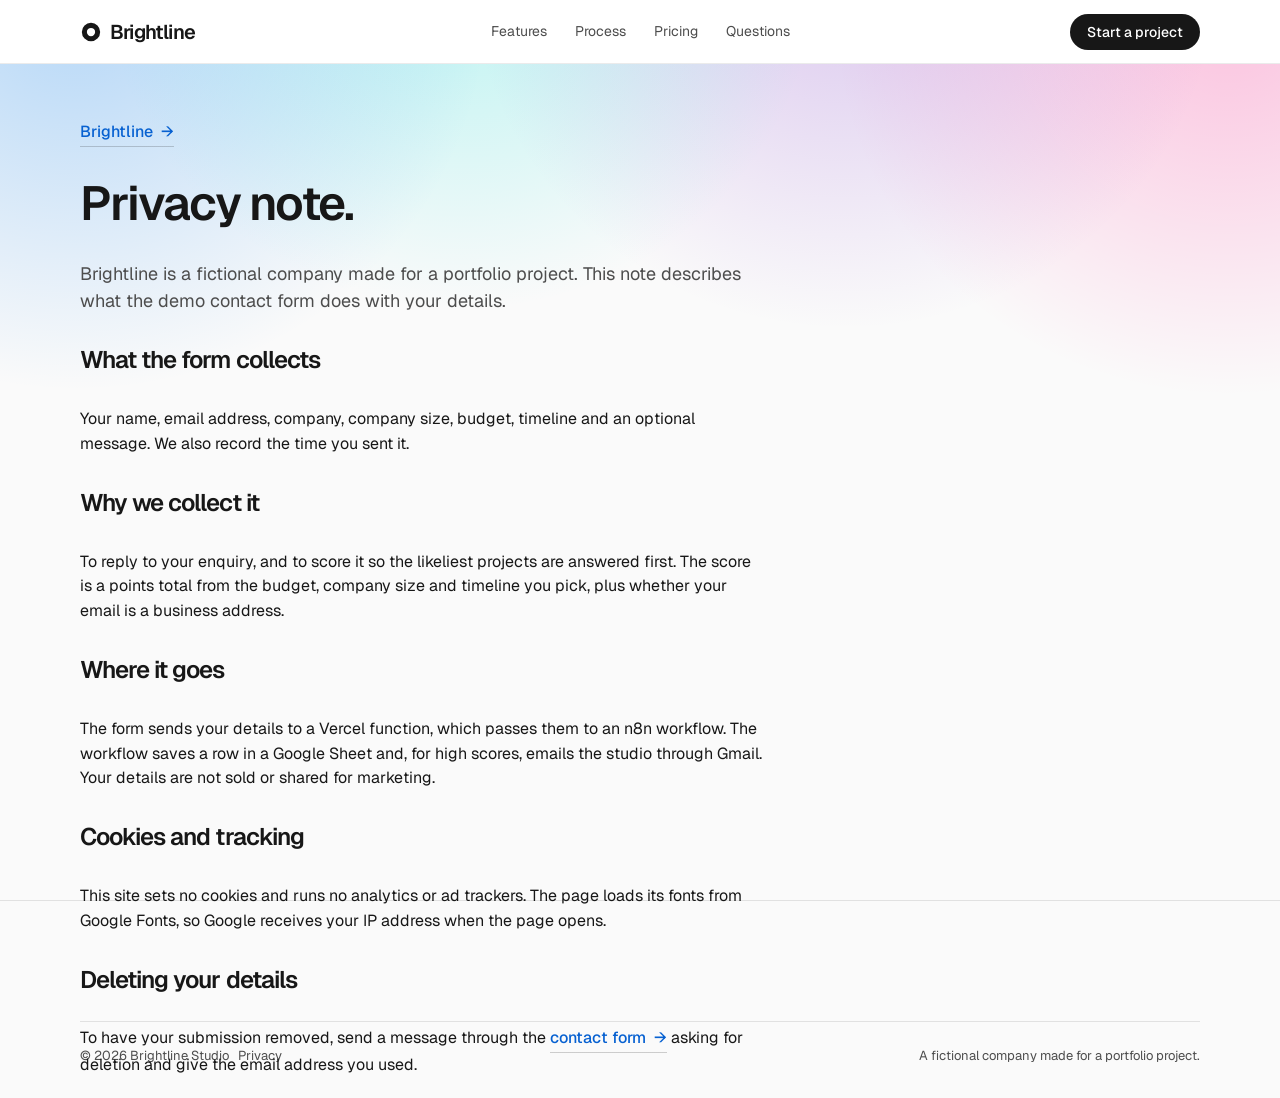
<file: lead-intake-automation/website/privacy.html>
<!doctype html>
<html lang="en" data-type="software" data-ground="sand" data-buttons="solid" data-motion>
<head>
<meta charset="utf-8">
<meta name="viewport" content="width=device-width, initial-scale=1, viewport-fit=cover">
<title>Brightline privacy note</title>
<meta name="description" content="What the Brightline contact form collects, why, and where it goes.">
<meta name="robots" content="noindex">
<meta name="site-kind" content="software">
<meta name="page-type" content="software">
<meta name="color-scheme" content="light">
<meta name="theme-color" content="#fafafa">
<link rel="icon" href="favicon.svg" type="image/svg+xml">
<link rel="preconnect" href="https://fonts.googleapis.com">
<link rel="preconnect" href="https://fonts.gstatic.com" crossorigin>
<link href="https://fonts.googleapis.com/css2?family=Geist:wght@400..600&family=Geist+Mono:wght@400..500&display=swap" rel="stylesheet">
<link rel="stylesheet" href="assets/system.css">
<link rel="stylesheet" href="assets/ui/cards.css">
<link rel="stylesheet" href="assets/motion/motion.css">
<link rel="stylesheet" href="assets/layout/layout.css">
<link rel="stylesheet" href="design.css">
</head>
<body>
<header class="nav nav--centre">
  <div class="wrap nav__bar">
    <a class="nav__logo" href="/"><span class="mark" data-mark="ring" aria-hidden="true"></span>Brightline</a>
    <nav class="nav__links" aria-label="Main">
      <div class="nav__item"><a class="nav__link" href="/#features">Features</a></div>
      <div class="nav__item"><a class="nav__link" href="/#process">Process</a></div>
      <div class="nav__item"><a class="nav__link" href="/#pricing">Pricing</a></div>
      <div class="nav__item"><a class="nav__link" href="/#faq">Questions</a></div>
    </nav>
    <div class="nav__actions">
      <a class="btn btn--primary" href="/#brief">Start a project</a>
    </div>
    <button class="nav__toggle" type="button" aria-expanded="false" aria-label="Menu"><svg width="18" height="18" viewBox="0 0 18 18" aria-hidden="true"><path d="M2 5h14M2 13h14" stroke="currentColor" stroke-width="1.6" stroke-linecap="round"/></svg></button>
  </div>
</header>

<main>
  <section class="section wash wash--hero" aria-labelledby="privacy-h">
    <div class="wrap">
      <div class="measure stack-6">
        <p><a class="link" href="/">Brightline</a></p>
        <h1 id="privacy-h">Privacy note.</h1>
        <p class="t-lead">Brightline is a fictional company made for a portfolio project. This note describes what the demo contact form does with your details.</p>

        <h2 class="t-h3">What the form collects</h2>
        <p>Your name, email address, company, company size, budget, timeline and an optional message. We also record the time you sent it.</p>

        <h2 class="t-h3">Why we collect it</h2>
        <p>To reply to your enquiry, and to score it so the likeliest projects are answered first. The score is a points total from the budget, company size and timeline you pick, plus whether your email is a business address.</p>

        <h2 class="t-h3">Where it goes</h2>
        <p>The form sends your details to a Vercel function, which passes them to an n8n workflow. The workflow saves a row in a Google Sheet and, for high scores, emails the studio through Gmail. Your details are not sold or shared for marketing.</p>

        <h2 class="t-h3">Cookies and tracking</h2>
        <p>This site sets no cookies and runs no analytics or ad trackers. The page loads its fonts from Google Fonts, so Google receives your IP address when the page opens.</p>

        <h2 class="t-h3">Deleting your details</h2>
        <p>To have your submission removed, send a message through the <a class="link" href="/#brief">contact form</a> asking for deletion and give the email address you used.</p>
      </div>
    </div>
  </section>
</main>

<footer class="footer">
  <div class="wrap">
    <div class="footer__legal">
      <span>&copy; 2026 Brightline Studio &nbsp; <a href="/privacy">Privacy</a></span>
      <span class="muted">A fictional company made for a portfolio project.</span>
    </div>
  </div>
</footer>

<script type="module" src="assets/system.js"></script>
<script type="module" src="assets/motion/motion.js"></script>
<script type="module" src="assets/layout/layout.js"></script>
</body>
</html>
</file>
<file: lead-intake-automation/website/assets/system.css>
/*
  taste-skill system.css - the one system for the page. Link it first, then assets/ui/cards.css (the
  feature card, its panel and the fragment placements), then set the palette (--p-*), the fonts and
  the radius set on :root in the page (node scripts/start.mjs prints that block).
  Do not add a second grid, spacing scale, type scale, radius scale, button or card style.
*/

/* ---------------------------------------------------------------- tokens */
:root {
  /* palette (hex only; fx.js reads --bg --surface --ink --muted --accent --accent-ink) */
  --p-bg: #ffffff;
  --p-surface: #f4f4f4;
  --p-ink: #111111;
  --p-muted: #6b6b6b;
  --p-accent: #1a4be0;
  --p-accent-ink: #ffffff;
  --p-action: #1a4be0;      /* buttons, links, focus: the accent, or the ink when the accent is too pale */
  --p-action-ink: #ffffff;
  --p-inv-bg: #111111;
  --p-inv-surface: #1c1c1c;
  --p-inv-ink: #f4f4f4;
  --p-inv-muted: #a3a3a3;
  --p-inv-accent: #ffffff;
  --p-inv-accent-ink: #111111;
  --p-inv-action: #ffffff;
  --p-inv-action-ink: #111111;
  /* the lit ground behind UI and in the closing band (references/cards.md), one per page, tech pages only
     (none on kind other, which is flat): <html data-ground="sand|sky|sage|painting">. system.js gives it to every ground
     that holds UI, on light and dark pages alike; --hue on one panel changes only its accent */
  --ground-bg: #d9ccb7; --ground-surface: #e9e0d2; --ground-ink: #2a2622; --ground-muted: #5a534a; --ground-accent: #a8794a;

  /* fonts */
  --font-display: system-ui, -apple-system, "Segoe UI", sans-serif;
  --font-text: system-ui, -apple-system, "Segoe UI", sans-serif;
  --font-mono: ui-monospace, "SFMono-Regular", Menlo, Consolas, monospace;
  --display-weight: 400;    /* headlines 400; 500 on a tech page (software, gaming, hardware) */
  --display-tracking: -0.025em;

  /* the page rhythm (references/layout-v4.md): one section per screen. The header is fixed and
     --nav tall; every section is padded --padt above and --padb (plus the phone action bar, --bar)
     below, and is exactly one or two screens tall (--h: 1 or 2; --hm on a phone). The hero's words
     start --hgap under the header and its content ends --hpadb above the fold. */
  --nav: 72px;
  --padt: 120px;
  --padb: 72px;
  --hgap: 48px;
  --hpadb: 64px;
  --bar: 0px;
  /* grid: one .wrap (alias .container) for the header, every section and the footer, the same
     --gut on both sides: 1280 wide at x 80-1360 at 1440, 342 at x 24-366 at 390 */
  --container: 1280px;
  --gut: 80px;
  --pad: var(--gut);
  --gutter: 24px;

  /* spacing: 4/8 scale */
  --s-1: 4px;  --s-2: 8px;  --s-3: 12px; --s-4: 16px; --s-5: 24px;
  --s-6: 32px; --s-7: 48px; --s-8: 64px; --s-9: 96px; --s-10: 128px;
  --section: 40px;      /* only a .section outside main (the kit's demo pages); every main > section and
                           footer.closing take --padt and --padb */
  --section-band: 56px; /* the same for an older footer outside footer.closing */
  --head-gap: 48px;     /* the one heading-to-content gap, 32 on a phone (layout.css reads it as --ly-head-gap) */
  --card-pad: 16px;     /* card padding (cards.css sets its own for cards with a panel) */
  --card-gap: 16px;     /* gap between cards */

  /* type scale (the only sizes on the page) */
  --t-label: 13px;
  --t-small: 14px;
  --t-body: 16px;
  --t-lead: 18px;
  --t-card: 18px;
  --t-h3: 24px;
  /* straight lines from the phone size at 390 to the desktop size at 1440 (system.md's table) */
  --t-h2: clamp(30px, 1.72vw + 23.3px, 48px);
  --t-h1: clamp(38px, 3.24vw + 25.4px, 72px);
  /* a big number stays a step under the h2 (VI-11): 38 at 1440, 28 at 390, so it never reads as a
     section heading; a stats row and a price set their own, smaller still */
  --t-stat: clamp(28px, .952vw + 24.29px, 38px);

  /* radius: one scale (soft by default; data-radius on <html> switches it) */
  --r-sm: 8px;  --r-md: 12px; --r-lg: 20px; --r-btn: 8px;

  /* controls (fixed here; a page never adds its own) */
  --btn-h: 44px;
  --btn-h-sm: 36px;
  --nav-h: var(--nav);  /* the older name, kept for the kit's files */
  --icon: 16px;         /* small icons: socials, menu chevrons, mono brand marks */

  /* motion */
  --ease: cubic-bezier(.2, .7, .2, 1);
  --dur: 180ms;
}
html[data-radius="sharp"] { --r-sm: 4px; --r-md: 6px;  --r-lg: 8px;  --r-btn: 4px; }
html[data-radius="soft"]  { --r-sm: 8px; --r-md: 12px; --r-lg: 20px; --r-btn: 8px; }
html[data-radius="round"] { --r-sm: 10px; --r-md: 16px; --r-lg: 24px; --r-btn: 999px; }
/* the four lit grounds (references/cards.md); sand is the default above. painting goes with
   painterly-landscape (x.ai's daylight sky over olive hills) */
html[data-ground="sky"]      { --ground-bg: #c6d3df; --ground-surface: #d6e0e9; --ground-ink: #25303a; --ground-muted: #4d5964; --ground-accent: #3f6a92; }
html[data-ground="sage"]     { --ground-bg: #cdd6c6; --ground-surface: #dce3d6; --ground-ink: #262d24; --ground-muted: #535b51; --ground-accent: #6c8e63; }
html[data-ground="painting"] { --ground-bg: #79a8d6; --ground-surface: #a6c4e2; --ground-ink: #16212c; --ground-muted: #273949; --ground-accent: #9c9b3c; }
/* cards.css takes its card and panel radii from this scale */
html[data-radius] .card { --c-r: var(--r-lg); }
html[data-radius] .panel { --p-r: var(--r-md); }

/* a phone: the header 56, the sections padded 96 / 48, the hero's words 40 under the header and its
   content ending 24 above the fold, 24 at both sides, 12 between columns */
@media (max-width: 639px) {
  :root { --nav: 56px; --padt: 96px; --padb: 48px; --hgap: 40px; --hpadb: 24px; --gut: 24px; --gutter: 12px; --card-gap: 12px; --head-gap: 32px; }
}
@media (min-width: 640px) {
  :root { --gut: 48px; --section: 48px; --section-band: 72px; --card-pad: 24px; }
}
@media (min-width: 1024px) {
  :root { --gut: 80px; --section: 56px; --section-band: 96px; --card-gap: 24px;
          --t-lead: 20px; --t-card: 20px; --t-h3: 28px; }
  /* a place (and a local service): the 1200 column at x 120-1320 */
  html[data-type="place"] { --gut: 120px; --container: 1200px; }
}
/* a place (VI-06, ST-96, PH-23): its own smaller type (h1 48/53 and 32/37, h2 32/40 and 24/30, titles
   and the sub-line 20 and 18), the Recipe 3 hero's gap under its photograph (40, 24 on a phone),
   square photographs and cards and 2px buttons, whatever data-radius and data-buttons say */
:root[data-type="place"] {
  --hgap: 40px;
  --t-h1: clamp(32px, 1.524vw + 26.06px, 48px);
  --t-h2: clamp(24px, .762vw + 21px, 32px);
  --t-h3: clamp(20px, .381vw + 18.51px, 24px);
  --r-sm: 2px; --r-md: 0px; --r-lg: 0px; --r-btn: 2px;
}
:root[data-type="place"] :is(h1, .t-h1) { line-height: 1.104; }
:root[data-type="place"] :is(h2, .t-h2) { line-height: 1.25; }
@media (max-width: 639px) {
  :root[data-type="place"] { --hgap: 24px; }
  :root[data-type="place"] :is(h1, .t-h1) { line-height: 1.156; }
}

/* ---------------------------------------------------------------- grounds (at most three) */
:root, .ground-base {
  --bg: var(--p-bg); --surface: var(--p-surface); --ink: var(--p-ink); --muted: var(--p-muted);
  --accent: var(--p-accent); --accent-ink: var(--p-accent-ink); --card: var(--p-surface);
  --action: var(--p-action); --action-ink: var(--p-action-ink);
}
.ground-surface {
  --bg: var(--p-surface); --surface: var(--p-bg); --ink: var(--p-ink); --muted: var(--p-muted);
  --accent: var(--p-accent); --accent-ink: var(--p-accent-ink); --card: var(--p-bg);
  --action: var(--p-action); --action-ink: var(--p-action-ink);
}
.ground-inverse {
  --bg: var(--p-inv-bg); --surface: var(--p-inv-surface); --ink: var(--p-inv-ink); --muted: var(--p-inv-muted);
  --accent: var(--p-inv-accent); --accent-ink: var(--p-inv-accent-ink); --card: var(--p-inv-surface);
  --action: var(--p-inv-action); --action-ink: var(--p-inv-action-ink);
}
:root, .ground-base, .ground-surface, .ground-inverse {
  --line: color-mix(in oklab, var(--ink) 11%, transparent);
  --line-strong: color-mix(in oklab, var(--ink) 20%, transparent);
  /* effects (fx.js) and UI fragments (assets/ui) take the colours of the ground they sit on */
  --fx-bg: var(--bg); --fx-surface: var(--surface); --fx-ink: var(--ink); --fx-muted: var(--muted);
  --fx-accent: var(--accent); --fx-accent-ink: var(--accent-ink);
  --ui-font: var(--font-text); --ui-mono: var(--font-mono); --ui-radius: var(--r-md);
}
.ground-base, .ground-surface, .ground-inverse { background: var(--bg); color: var(--ink); }

/* ---------------------------------------------------------------- base */
*, *::before, *::after { box-sizing: border-box; }
/* an anchor lands on the section's top (the judge's frame): the fixed header covers --nav of its --padt */
html { -webkit-text-size-adjust: 100%; scroll-padding-top: 0; scroll-behavior: auto; margin: 0; }
body {
  margin: 0; background: var(--bg); color: var(--ink);
  font: 400 var(--t-body)/1.55 var(--font-text);
  -webkit-font-smoothing: antialiased; text-rendering: optimizeLegibility; overflow-x: clip;
}
img, svg, video, canvas { display: block; max-width: 100%; }
/* hidden means hidden, also on an img the line above makes a block (a menu tab's photograph, a peek photograph) */
[hidden] { display: none !important; }
img, video { height: auto; }
a { color: inherit; text-decoration: none; }
button { font: inherit; color: inherit; }
h1, h2, h3, h4, p, ul, ol, figure, blockquote { margin: 0; }
ul, ol { padding: 0; list-style: none; }
h1, h2, h3, h4 {
  font-family: var(--font-display); font-weight: var(--display-weight);
  letter-spacing: var(--display-tracking); text-wrap: balance; overflow-wrap: break-word;
}
h1, .t-h1 { font-size: var(--t-h1); line-height: 1.04; }
h2, .t-h2 { font-size: var(--t-h2); line-height: 1.1; }
h3, .t-h3 { font-size: var(--t-h3); line-height: 1.2; }
h4, .t-card { font-family: var(--font-text); font-weight: 500; font-size: var(--t-card); line-height: 1.3; letter-spacing: -0.01em; }
p { text-wrap: pretty; }
.t-lead  { font-size: var(--t-lead); line-height: 1.5; }
.t-body  { font-size: var(--t-body); line-height: 1.55; }
.t-small { font-size: var(--t-small); line-height: 1.5; }
.t-label { font-size: var(--t-label); font-weight: 500; line-height: 1.4; letter-spacing: 0.01em; }
.t-stat  { font-family: var(--font-display); font-weight: var(--display-weight); font-size: var(--t-stat);
           line-height: 1; letter-spacing: var(--display-tracking); font-variant-numeric: tabular-nums; }
.muted { color: var(--muted); }
.mono  { font-family: var(--font-mono); }
.measure { max-width: 62ch; }
:focus-visible { outline: 2px solid var(--action); outline-offset: 2px; border-radius: 2px; }
::selection { background: color-mix(in oklab, var(--accent) 30%, transparent); }

/* ---------------------------------------------------------------- grid */
.wrap, .container { width: min(100% - 2 * var(--gut), var(--container)); margin-inline: auto; padding-inline: 0; }
.grid { display: grid; grid-template-columns: repeat(12, minmax(0, 1fr)); column-gap: var(--gutter); row-gap: var(--card-gap); }
.grid > * { min-width: 0; grid-column: 1 / -1; }
.section { padding-block: var(--section); }

/* ---------------------------------------------------------------- one section per screen
   The page is a stack of screens. Framed at scrollY = k x the screen height, a shot shows exactly one
   section: the hero alone on the first screen, every other section (and footer.closing, the close and
   the footer in one) exactly one or two screens tall, its h2 first, --padt under its top. Heights
   and padding do it: no pinning, snapping or script.
     <section class="section" id=".." style="--h: 2">     (2 screens; --hm sets a phone's count alone)
       <div class="wrap"> the h2 first, then the content </div>     (the one in-flow child)
     </section>
   A layer (a full-bleed photograph or ground behind the words) is an <img class="layer" aria-hidden="true">
   beside the .wrap. Content must fit: one screen holds 708px of content at 1440x900 (900 - 120 - 72),
   two hold 1,608 (the second screen's part starts --padt under its top with .g2). From 640 to 1279 a
   section keeps at least its screens and grows past them rather than overlap the next. */
main > :is(section, .section), footer.closing {
  position: relative; box-sizing: border-box;
  height: calc(var(--h, 1) * 100vh); height: calc(var(--h, 1) * 100svh);
  padding: var(--padt) 0 calc(var(--padb) + var(--bar));
}
main > :is(section, .section) > :is(.wrap, .container), footer.closing > .wrap { position: relative; z-index: 1; height: 100%; }
main > :is(section, .section) > :is(.wrap, .container):not(.grid) { display: flex; flex-direction: column; }
/* a .wrap that is the section's grid too (class="wrap grid"): its rows start at the top */
main > :is(section, .section) > :is(.wrap, .container).grid { align-content: start; }
/* .fill: the block that takes what the screen leaves under the heading (a photograph, a frame) */
main > :is(section, .section) > .wrap > .fill { flex: 1 1 0; min-height: 0; }
/* two screens as two groups: row 1 the h2 and the first group, row 2 the rest (no second h2), starting
   --padt under the second screen's top, so the second shot looks like any other section */
main > :is(section, .section).g2, footer.closing.g2 { --h: 2; }
main > :is(section, .section).g2 > :is(.wrap, .container), footer.closing.g2 > .wrap { display: grid; grid-template-rows: minmax(0, 1fr) minmax(0, 1fr); row-gap: calc(var(--padt) + var(--padb) + var(--bar)); }
main > :is(section, .section).g2 > :is(.wrap, .container) > *, footer.closing.g2 > .wrap > * { min-height: 0; align-self: start; }
main > :is(section, .section).g2 > :is(.wrap, .container) > :is(.group, .fill) { align-self: stretch; }
/* a group: one screen's part of a .g2 section (its h2 and first rows, or the rest) */
.group { display: flex; flex-direction: column; min-height: 0; }
/* each screen's card row runs down to that screen's foot (the cards stretch, their panels grow), so
   the second screen of a .g2 is never a short row over an empty ground; both rows end on the same line */
@media (min-width: 1024px) {
  main > :is(section, .section).g2 > .wrap > .grid:last-child,
  main > :is(section, .section).g2 > .wrap > .group > .grid:last-child { align-self: stretch; flex: 1 1 auto; min-height: 0; }
}
.group > .fill { flex: 1 1 0; min-height: 0; }
@media (min-width: 640px) and (max-width: 1279px) {
  main > :is(section, .section):not(.hero, .section--hero), footer.closing {
    height: auto; min-height: calc(var(--h, 1) * 100vh); min-height: calc(var(--h, 1) * 100svh);
  }
  /* the section is a column and its .wrap takes all of it, so a .fill (a photograph, a frame) still
     grows to the section's foot (a min-height percentage would not resolve, leaving it at its least) */
  main > :is(section, .section):not(.hero, .section--hero), footer.closing { display: flex; flex-direction: column; }
  main > :is(section, .section):not(.hero, .section--hero) > :is(.wrap, .container), footer.closing > .wrap { flex: 1 0 auto; height: auto; min-height: 0; }
}
/* a phone: lvh (the screen with its bars hidden) for every section but the hero; --hm when stacking
   makes the content taller than the desktop count */
@media (max-width: 639px) {
  main > :is(section, .section):not(.hero, .section--hero), footer.closing {
    height: calc(var(--hm, var(--h, 1)) * 100vh); height: calc(var(--hm, var(--h, 1)) * 100lvh);
  }
  main > :is(section, .section).g2m, footer.closing.g2m { --hm: 2; }
  main > :is(section, .section).g2m > :is(.wrap, .container), footer.closing.g2m > .wrap { display: grid; grid-template-rows: minmax(0, 1fr) minmax(0, 1fr); row-gap: calc(var(--padt) + var(--padb) + var(--bar)); }
  main > :is(section, .section).g2:not(.g2m) > :is(.wrap, .container) { display: flex; row-gap: 0; }
  main > :is(section, .section).g2:not(.g2m) > :is(.wrap, .container) > * { align-self: stretch; }
}
/* a layer: the photograph or ground of a whole section, under its words, edge to edge */
main > :is(section, .section) > :is(img, video, canvas, picture).layer,
footer.closing > :is(img, video, canvas, picture).layer {
  position: absolute; inset: 0; z-index: 0; width: 100%; height: 100%; max-width: none; object-fit: cover; object-position: var(--pos, 50% 50%);
}
main > :is(section, .section) > picture.layer > img { width: 100%; height: 100%; object-fit: cover; }

/* the hero: exactly the first screen, the fixed header over its top. Its words start --hgap under the
   header (--photo adds a full-bleed photograph's height above them on a place); its content ends
   --hpadb above the fold, and nothing of the next section shows, at 1440, 1024, 820 and 390.
     <section class="hero hero--<type>"><div class="wrap"><div class="hero-text"> .. </div>[one strip]</div></section>
   .hero-text holds the whole composition (the words, and the picture or window beside or under them);
   one docked strip (logos, three facts) may follow it, at most 96px, desktop only. */
main > :is(.hero, .section--hero) {
  height: 100vh; height: 100svh; min-height: 0;
  padding: calc(var(--nav) + var(--photo, 0px) + var(--hgap)) 0 calc(var(--hpadb) + var(--bar));
}
:is(.hero, .section--hero) > .wrap { height: 100%; display: grid; grid-template-rows: minmax(0, 1fr) auto; row-gap: var(--s-7); }
:is(.hero, .section--hero) > .wrap > .hero-text { min-height: 0; }
:is(.hero, .section--hero) > .wrap > .hero-strip { grid-row: 2; max-height: 96px; }
@media (max-width: 639px) { :is(.hero, .section--hero) > .wrap > .hero-strip { display: none; } }
.section--hero .section-head { max-width: 860px; }
/* the starter's own hero (hero-split): the words on span-5 top-aligned, the picture on span-6 start-7
   as tall as the hero's content box (at most 716 at 1440x900); a phone stacks words, then the picture
   in what is left */
.hero-text.hero-split { height: 100%; align-items: stretch; }
.hero-split > .hero-copy { align-self: start; }
.hero-split > .hero-visual { position: relative; min-height: 0; height: 100%; }
@media (max-width: 1023px) {
  .hero-text.hero-split { display: flex; flex-direction: column; gap: var(--s-6); }
  .hero-split > .hero-visual { flex: 1 1 0; min-height: 200px; height: auto; }
}
.hero-copy > * + * { margin-top: var(--s-5); }
/* the h1 first in the words' column: its capitals start on the picture's top line, not the line box's
   (the leading above the capitals would put the words about 12px under the photograph's top) */
.hero-copy > h1:first-child { text-box: trim-start cap alphabetic; }
.hero-copy > .btn-row { margin-top: var(--s-6); }
/* three short facts at the foot of the words' column, on the picture's bottom line (no dead space
   under the buttons): <dl class="hero-facts"><div><dt>..</dt><dd>..</dd></div> x3</dl> */
@media (min-width: 1024px) {
  .hero-split > .hero-copy { height: 100%; display: flex; flex-direction: column; }
  .hero-split > .hero-copy > .hero-facts { margin-top: auto; }
}
.hero-facts { display: grid; grid-template-columns: repeat(3, minmax(0, 1fr)); gap: var(--s-5) var(--gutter); margin: 0; }
.hero-facts > div { display: grid; gap: var(--s-1); align-content: start; }
.hero-facts dt { font-size: var(--t-small); color: var(--muted); }
.hero-facts dd { margin: 0; font-weight: 500; }
@media (max-width: 1023px) { .hero-facts { display: none; } }
/* a notice line above the h1 (changed hours, a delivery cut-off): one line with a number, static,
   starting on the left line like the h1 under it */
.hero-notice { font-size: var(--t-small); font-weight: 500; color: var(--ink); }
.hero-notice b, .hero-notice strong { font-weight: 500; color: var(--accent); }
.hero-copy > .hero-notice + h1 { margin-top: var(--s-5); }

/* a phone: open tiles from a row of three or four (rooms, goods, beans) go two-up, an odd last one
   across the row, so a row of three fits one 844px screen (stacked one under another they need two) */
@media (max-width: 639px) {
  .grid > .tile:is(.span-3, .span-4) { grid-column: auto / span 6; }
  .grid > .tile:is(.span-3, .span-4):nth-child(odd of .tile):nth-last-child(1 of .tile) { grid-column: 1 / -1; }
  .grid > .tile:is(.span-3, .span-4) .tile__head { flex-wrap: wrap; gap: 0 var(--s-2); }
}
/* a phone: open cards (words on the ground, the panel under them) stacked one under another keep 32px
   between a panel's foot and the next card's title, so a title never reads as the panel's caption */
@media (max-width: 639px) { .grid:has(> .card--open) { row-gap: var(--s-6); } }
/* spans: desktop >= 1024. Tablet 640-1023: text cards on span-3 and span-6 go two-up; cards with a
   panel (a visual needs the width; the one exception is a span-6 pair, below)
   and everything else (split text and visuals, span-4 cards, span-5/7/8 blocks) take the full row, so a split stacks and no row is left half empty. Phone < 640: one column. */
@media (min-width: 640px) and (max-width: 1023px) {
  .grid > .card.span-3:not(:has(> .panel)), .grid > .card.span-6:not(:has(> .panel)) { grid-column: auto / span 6; }
  /* the one exception with a panel: a 2x2 (or a pair) of span-6 cards stays two-up from 720px (a panel
     of about 310px and more, wide enough for a kit fragment), so four cards take one or two screens
     at 768-820 instead of a card per row (four stacked panels run past two screens). Split cards and
     every other span keep the full row. Under 720 a card per row. */
  @media (min-width: 720px) {
    .grid > .card.span-6:has(> .panel):not(.card--split) { grid-column: auto / span 6; }
    .grid > .card.span-6:has(> .panel):not(.card--split):nth-child(odd of .card.span-6):nth-last-child(1 of .card.span-6) { grid-column: 1 / -1; }
  }
  /* open tiles (rooms, models, people, a photo pair) go two-up; an odd last one takes the row */
  .grid > .tile:is(.span-3, .span-4, .span-6) { grid-column: auto / span 6; }
  .grid > .tile:is(.span-3, .span-4, .span-6):nth-child(odd of .tile):nth-last-child(1 of .tile) { grid-column: 1 / -1; }
}
@media (min-width: 1024px) {
  .span-2  { grid-column: auto / span 2; }
  .span-3  { grid-column: auto / span 3; }
  .span-4  { grid-column: auto / span 4; }
  .span-5  { grid-column: auto / span 5; }
  .span-6  { grid-column: auto / span 6; }
  .span-7  { grid-column: auto / span 7; }
  .span-8  { grid-column: auto / span 8; }
  .span-9  { grid-column: auto / span 9; }
  .span-10 { grid-column: auto / span 10; }
  .span-12 { grid-column: auto / span 12; }
  .start-1 { grid-column-start: 1; } .start-2 { grid-column-start: 2; } .start-3 { grid-column-start: 3; }
  .start-5 { grid-column-start: 5; } .start-6 { grid-column-start: 6; } .start-7 { grid-column-start: 7; }
  .start-4 { grid-column-start: 4; } .start-8 { grid-column-start: 8; } .start-9 { grid-column-start: 9; }
  .start-10 { grid-column-start: 10; }
  /* a split is top-aligned: the words' first line and the picture's top on one line (never centred
     against each other, never mirrored: text left, the visual right, on every split of the page) */
  .grid--middle, .grid--top { align-items: start; }
}
/* card rows: every card in a row the same height (a plain .grid stretches them) */
.grid:is(.grid--middle, .grid--top) > .card { align-self: stretch; }
/* 1024-1279: a span-4 card's panel would be about 220px wide, too narrow for real UI. Cards with a
   panel on span-4 go two-up, a span-8 one takes the row, and an odd last one takes the row too
   (steps, proof row: two, then one wide; bento: the wide card, then the four small ones two by two) */
@media (min-width: 1024px) and (max-width: 1279px) {
  .grid > .card.span-4:has(> .panel) { grid-column: auto / span 6; }
  .grid > .card.span-8:has(> .panel),
  .grid > .card.span-4:has(> .panel):nth-child(odd of .card.span-4):nth-last-child(1 of .card.span-4) { grid-column: 1 / -1; }
}

/* ---------------------------------------------------------------- section heading */
.section-head { max-width: 760px; margin-bottom: var(--head-gap); display: grid; gap: var(--s-4); }
/* every heading starts on the left line (a centred head among left ones reads as a mistake): the
   old centred head is left-aligned too */
.section-head--center { text-align: left; justify-items: start; }
/* a head row: the h2 (and its line) left, one link or the section's button at the right line */
.section-head--split { max-width: none; display: flex; align-items: end; justify-content: space-between; gap: var(--s-5); flex-wrap: wrap; }
.section-head--split > div { display: grid; gap: var(--s-4); max-width: 760px; }
.section-head p { color: var(--ink); font-size: var(--t-lead); line-height: 1.5; max-width: 60ch; }
.section-head--row { max-width: none; display: flex; align-items: end; justify-content: space-between; gap: var(--s-5); flex-wrap: wrap; }
.section-head--row > div { display: grid; gap: var(--s-4); max-width: 760px; }
/* the hero row (hero-product, hero-cycle): the h1 and its line left, the buttons right, across 1280 */
.section--hero .section-head--row { max-width: none; }

/* ---------------------------------------------------------------- buttons (one pair, a dealt look)
   One pair a page, .btn--primary and .btn--secondary, in the look dealt with the page (sections.md)
   and set once on <html data-buttons>; the markup never changes:
     solid  filled primary, outlined secondary, the radius scale (Figma; the default)
     pill   pills, a chevron after the primary's label, a tinted secondary (x.ai)
     tonal  the radius scale, a tinted secondary with no outline (Linear, Vercel)
     arrow  an arrow after the primary's label; the secondary is a text link with an arrow (Stripe)
     block  near-square corners, 48px tall; the secondary is an underlined text link (shops, hotels) */
.btn {
  display: inline-flex; align-items: center; justify-content: center; gap: var(--s-2);
  height: var(--btn-h); padding: 0 var(--s-5); border-radius: var(--r-btn); border: 1px solid transparent;
  font: 500 var(--t-body)/1 var(--font-text); letter-spacing: 0; white-space: nowrap; cursor: pointer;
  transition: background-color var(--dur) var(--ease), color var(--dur) var(--ease), border-color var(--dur) var(--ease), text-decoration-color var(--dur) var(--ease);
}
.btn--primary { background: var(--action); color: var(--action-ink); }
.btn--primary:hover { background: color-mix(in oklab, var(--action) 86%, var(--ink)); }
/* an inverted primary (the action is the ground's ink: a brand band, a lit ground): its hover steps toward the ground, as the filled one steps toward the ink */
.ground-brand .btn--primary:hover { background: color-mix(in oklab, var(--action) 88%, var(--bg)); }
/* the ground's own colour with a clear border: never grey on grey, readable on an effect too */
.btn--secondary { background: var(--bg); color: var(--ink); border-color: var(--line-strong); }
.btn--secondary:hover { background: color-mix(in oklab, var(--bg) 94%, var(--ink)); border-color: color-mix(in oklab, var(--ink) 35%, transparent); }
.btn--sm { height: var(--btn-h-sm); padding: 0 var(--s-4); font-size: var(--t-small); }
html[data-buttons="pill"] { --r-btn: 999px; }
html[data-buttons="block"] { --r-btn: 2px; --btn-h: 48px; }
html:is([data-buttons="pill"], [data-buttons="tonal"]) .btn--secondary { background: color-mix(in oklab, var(--ink) 8%, var(--bg)); border-color: transparent; }
html:is([data-buttons="pill"], [data-buttons="tonal"]) .btn--secondary:hover { background: color-mix(in oklab, var(--ink) 14%, var(--bg)); border-color: transparent; }
/* arrow and block: the secondary is a text link at the button's height (no box: one button look) */
html:is([data-buttons="arrow"], [data-buttons="block"]) .btn--secondary {
  background: none; border-color: transparent; padding-inline: var(--s-2);
  text-decoration: underline; text-underline-offset: 4px; text-decoration-color: var(--line-strong);   /* the .link look */
}
html:is([data-buttons="arrow"], [data-buttons="block"]) .btn--secondary:hover { background: none; border-color: transparent; text-decoration-color: currentColor; }
/* the glyph after a label: a chevron (pill) or an arrow (arrow), drawn so every font shows the same */
html[data-buttons="pill"] .btn--primary::after,
html[data-buttons="arrow"] :is(.btn--primary, .btn--secondary)::after {
  content: ""; flex: none; width: 12px; height: 12px; margin-right: -2px; background: currentColor;
  -webkit-mask: var(--btn-glyph) center / contain no-repeat; mask: var(--btn-glyph) center / contain no-repeat;
  transition: transform var(--dur) var(--ease);
}
html[data-buttons="pill"] { --btn-glyph: url("data:image/svg+xml,%3Csvg xmlns='http://www.w3.org/2000/svg' viewBox='0 0 12 12'%3E%3Cpath d='M4.5 2.5 8 6l-3.5 3.5' fill='none' stroke='black' stroke-width='1.6' stroke-linecap='round' stroke-linejoin='round'/%3E%3C/svg%3E"); }
html[data-buttons="arrow"] { --btn-glyph: url("data:image/svg+xml,%3Csvg xmlns='http://www.w3.org/2000/svg' viewBox='0 0 12 12'%3E%3Cpath d='M1.5 6h8.5M6.5 2.5 10 6l-3.5 3.5' fill='none' stroke='black' stroke-width='1.5' stroke-linecap='round' stroke-linejoin='round'/%3E%3C/svg%3E"); }
html:is([data-buttons="pill"], [data-buttons="arrow"]) .btn:hover::after { transform: translateX(3px); }
.btn:active { transform: translateY(1px) scale(.985); }
.btn--arrow::after { content: "\2192"; transition: transform var(--dur) var(--ease); }
.btn--arrow:hover::after { transform: translateX(3px); }
/* the drawn arrow (assets/motion: its stem grows and its head moves 3px on hover), the last child of
   a primary button, a pill or a link: <svg class="m-arrow" viewBox="0 0 12 12" aria-hidden="true">
   <path class="m-arrow__stem" d="M1 6h8"/><path class="m-arrow__head" d="M4.5 2.5 8 6l-3.5 3.5"/></svg>.
   It replaces the dealt glyph, so a button never shows two */
.m-arrow { flex: none; width: 12px; height: 12px; margin-right: -2px; overflow: visible;
           fill: none; stroke: currentColor; stroke-width: 1.6; stroke-linecap: round; stroke-linejoin: round; }
.btn--xl .m-arrow { width: 0.62em; height: 0.62em; stroke-width: 1.4; }
:is(.btn, .link, .pill):has(> .m-arrow)::after { content: none; display: none; }
.btn-row { display: flex; flex-wrap: wrap; gap: var(--s-3); align-items: center; }
.section-head--center .btn-row { justify-content: center; }
/* on the phone every button row stacks full width */
@media (max-width: 639px) {
  .btn-row { flex-direction: column; align-items: stretch; width: 100%; justify-self: stretch; }
  /* full width, the second action is a text link at the button's height under the filled one (an
     outline across the whole screen reads as a rule, a pale fill as a switched-off button) */
  .btn-row > .btn--secondary { background: none; border-color: transparent; text-decoration: underline; text-underline-offset: 4px; text-decoration-color: var(--line-strong); }
  .section-head--split > .btn { width: 100%; }
}
.link { display: inline-flex; align-items: center; gap: var(--s-2); font-weight: 500; color: var(--ink);
        text-decoration: underline; text-decoration-color: var(--line-strong); text-underline-offset: 4px;
        transition: text-decoration-color var(--dur) var(--ease); }
.link:hover { text-decoration-color: currentColor; }
.link::after { content: "\2192"; display: inline-block; text-decoration: none; transition: transform var(--dur) var(--ease); }
.link:hover::after { transform: translateX(3px); }
.pill { display: inline-flex; align-items: center; gap: var(--s-2); height: 32px; padding: 0 var(--s-3);
        border-radius: 999px; border: 1px solid var(--line); background: var(--card);
        font-size: var(--t-label); color: var(--ink); }
.pill .muted { color: var(--muted); }

/* ---------------------------------------------------------------- card (one style) */
.card {
  display: flex; flex-direction: column; gap: var(--s-2); min-width: 0;
  background: var(--card); border: 1px solid var(--line); border-radius: var(--r-lg); padding: var(--card-pad);
}
/* small titles in the text face: a display face at 20px (a condensed or hairline serif) reads smaller than the body */
.card > h3, .card > h4, .card--plan h3 { font-family: var(--font-text); font-weight: 500; font-size: var(--t-card); line-height: 1.3; letter-spacing: -0.01em; }
/* the type floor (system.md): text people read is 16px or more in ink; cards.css sets it for its
   card text, this for a plain card's lines */
.card > p { color: var(--ink); font-size: var(--t-body); max-width: 52ch; }
/* at most two boxes one inside the other (sections.md): a card whose panel holds UI drops its own
   box, so its title and lines sit on the page ground over the panel (Figma's tiles), or runs the
   panel flush to its sides and bottom (cards.css .panel--flush) */
.card.card--open { --c-pad: 0px; background: none; border: 0; box-shadow: none; padding: 0; overflow: visible; }
.card.card--open > .panel { margin: var(--s-5) 0 0; border-radius: var(--r-lg); }
.card.card--open > .panel--top { margin: 0 0 var(--s-5); }
.card--plan.is-featured { border-color: var(--action); box-shadow: inset 0 0 0 1px var(--action); }
/* cards.css (linked after this file) sets .card { gap: 0 } for feature cards; a plan keeps its 16px rows */
.card.card--plan { gap: var(--s-4); }

/* ---------------------------------------------------------------- visuals: panels and frames
   A card's .panel (the inset visual), .stage and the placements (.at-corner, .at-rise, .at-over,
   .at-right, .at-center, .stage--fade-*) come from assets/ui/cards.css (references/cards.md).
   This file adds the frames (hero, split, square, closing band) and lets a .stage work inside them.
   The grounds' colours: system.js lights every ground that holds UI (see there). */
:not(.card) > .panel { border-radius: var(--p-r, var(--r-md)); }   /* a panel on its own: four round corners */
.menu-card .panel { --p-h: 160px; }
.frame {
  position: relative; isolation: isolate; overflow: clip; display: flex; align-items: center; justify-content: center;
  background: var(--surface); border-radius: var(--r-lg); border: 1px solid var(--line);
  padding: clamp(var(--s-4), 4vw, var(--s-7));
}
/* a zero-width spacer keeps --ratio (height / width) as the frame's minimum height */
.frame::before { content: ""; flex: none; width: 0; padding-top: var(--ratio, 0px); }
/* an object or scene (assets/objects) and a photograph (.frame__img) fill the frame themselves */
.frame > :not(canvas, .stage, .loop-pause, .frame__fx, .frame__img, [data-print], [data-scene], .print3d) { position: relative; max-width: 100%; min-width: 0; }
/* a photograph is a plain rectangle in its frame: no border, no print, no filter */
.frame--photo { padding: 0; border: 0; }
/* .frame--fill: as tall as its row (a split's picture beside the words, down to the section's foot);
   stacked on a tablet or a phone it takes what the screen leaves, at least 200px */
.frame--fill { height: 100%; }
@media (max-width: 1023px) {
  .grid.fill:has(> .frame--fill) { display: flex; flex-direction: column; gap: var(--s-6); }
  .grid.fill > .frame--fill { flex: 1 1 0; height: auto; min-height: 200px; }
}
/* a split's words as a column: the last block (stats, a link) on the picture's bottom line */
.split-col { display: flex; flex-direction: column; gap: var(--s-5); }
@media (min-width: 1024px) { .split-col { height: 100%; } .split-col > .split-col__end { margin-top: auto; } }
:is(.frame, .panel) > .frame__img { position: absolute; inset: 0; z-index: 0; width: 100%; height: 100%; max-width: none; object-fit: cover; }
.frame--portrait { --ratio: 125%; }
/* the product stage (hero-product): wide, the product whole on it; a phone gets a tall stage */
.frame--stage { --ratio: 50%; }
@media (max-width: 639px) { .frame--stage, .frame--portrait { --ratio: 120%; } }
.frame--hero { padding: clamp(24px, 5vw, 64px); }
.frame--split { --ratio: 80%; }
.frame--square { --ratio: 100%; }
/* the closing band: the hero's echo, lit with the page's ground (sand, sky, sage or painting) on light
   and dark pages alike, so its text and buttons take that ground's ink. Its effect sits on a layer of
   its own, <div class="frame__fx" data-fx="..">, held still and calm where the text sits (system.js) */
.frame--cta { min-height: 420px; }
/* .frame--lit: the same for an object's frame that holds a few words in its clear half (the
   product statement's facts in a .frame__text, lower left; the object stands right of centre) */
.frame--cta, .frame--lit {
  border-color: transparent; background: var(--ground-bg); color: var(--ground-ink);
  --bg: var(--ground-surface); --surface: var(--ground-surface); --ink: var(--ground-ink); --muted: var(--ground-muted);
  --action: var(--ground-ink); --action-ink: var(--ground-surface);
  --line: color-mix(in oklab, var(--ground-ink) 12%, transparent); --line-strong: color-mix(in oklab, var(--ground-ink) 24%, transparent);
}
.frame > .frame__fx { position: absolute; inset: 0; z-index: 0; }
/* on a light page the buttons on a lit ground keep the page's own action colour: one action, one look
   (a dark page keeps the lit ground's ink, which reads on the bright ground) */
html:not([data-tone="dark"]) :is(.frame--cta, .frame--lit, .footer--statement) { --action: var(--p-action); --action-ink: var(--p-action-ink); }
/* a card on a photograph (a booking form over the room): the card holds the page's colours */
.frame--photo:has(> .card) { padding: clamp(var(--s-5), 5vw, var(--s-8)) clamp(var(--s-4), 4vw, var(--s-7)); }
.frame--photo > .card { position: relative; z-index: 1; width: min(100%, 480px); }   /* flat: no shadow at rest (ST-97) */
.frame--cta > .frame__fx { opacity: .85; }
.frame--lit > .frame__text { z-index: 2; align-self: flex-end; margin-right: auto; width: min(100%, 360px); display: grid; gap: var(--s-5); }
/* 2:1 on a desktop; a phone gets 2:3, the words at the top and the object smaller and low under
   them (its hero preset), so the facts never touch the object */
.frame--lit { --ratio: 50%; }
@media (max-width: 639px) { .frame--lit { --ratio: 150%; } .frame--lit > .frame__text { align-self: flex-start; } }
@media (max-width: 639px) { .frame--split { --ratio: 100%; } }
/* A hero, wide or split frame (x.ai's hero window): --w on the rising fragment's slot (its true width)
   centres it while it fits; anchored 24px in and cut by the right edge once the frame is narrower.
   --pair on the .stage (the main fragment's width plus the part of the second that sticks out)
   centres the pair; below 1024 the main one alone. In a card's panel cards.css places it (.at-corner,
   .at-rise, .at-right; a centred .at-rise.fit narrows with the panel), as its recipe says. */
.frame > .stage > .at-rise { --ax: max(24px, calc(50% - var(--w, 64%) / 2)); }
.frame--hero > .stage > .at-rise { --ax: max(24px, calc(50% - var(--pair, var(--w, 64%)) / 2)); }
.frame--hero > .stage > .at-over { --bx: max(24px, calc(50% - var(--pair, 800px) / 2)); }
@media (max-width: 1023px) { .frame--hero > .stage > .at-rise { --ax: max(24px, calc(50% - var(--w, 64%) / 2)); } }
/* a frame holding a cards.css .stage: the stage fills it and places the fragments (references/cards.md);
   the hero and wide frames are 16:7 and square on a phone; below 1024 only the main fragment shows */
.frame:has(> .stage) { padding: 0; }
.frame--hero:has(> .stage) { aspect-ratio: 16 / 7; }
@media (max-width: 1023px) {
  .frame--hero:has(> .stage) { aspect-ratio: 3 / 2; }   /* a tablet: room for the main fragment's rows */
}
/* a tablet held upright (820x1180): a taller frame, so the hero fills the screen without a gap */
@media (min-width: 640px) and (max-width: 1023px) and (orientation: portrait) {
  .frame--hero:has(> .stage) { aspect-ratio: 4 / 3; }
}
@media (max-width: 1023px) {
  .frame--hero > .stage > :is(.at-over, .at-over-l) { display: none; }
}
/* a split frame is about 440-560px wide from 1024 to 1279: the main piece alone there */
@media (min-width: 1024px) and (max-width: 1279px) {
  .frame--split > .stage > :is(.at-over, .at-over-l) { display: none; }
}
@media (max-width: 639px) {
  .frame--hero:has(> .stage) { aspect-ratio: 1; }
  .frame > .stage > :is(.at-over, .at-over-l) { display: none; }
  /* phone: cards.css sets a fragment 16px in on both sides, and system.js holds every loop on its
     finished picture, so no pause button lands on the UI */
}
/* a small object on a focal tile (.at-center): its true width (--w, 288px for the slider), narrowed
   on a small panel so 24px of ground always shows on both sides (a span-4 panel is 304px at 1280) */
.stage > .at-center { width: calc(100% - 48px); max-width: var(--w, 288px); }
.stage > .at-center > :is([data-ui], .ui) { width: 100%; max-width: none; }
/* .to-edge stretches a fragment's surface past the bottom (cards.css); doc's surface is its page */
.stage > .to-edge > .ui-doc > .ui-doc__page { min-height: 100%; }
/* .hero-stage: whole fragments side by side in a frame, never overlapping or cut (a row of app
   screens); the first is the main one, and the ones that no longer fit drop out from the end */
.hero-stage { container: hero-stage / inline-size; width: 100%; }
.hero-stage__row { display: flex; align-items: center; justify-content: center; gap: var(--s-5); }
.hero-stage__row > * { flex: none; max-width: 100%; }
@container hero-stage (max-width: 1060px) { .hero-stage__row > :nth-child(n + 3) { display: none; } }
@container hero-stage (max-width: 740px)  { .hero-stage__row > :nth-child(n + 2) { display: none; } }
/* the pause button on every visual that moves by itself for more than 5 s (WCAG 2.2.2): ui.js adds it
   to a loop when it starts to move, system.js to the hero's ground. Write a button.loop-pause into
   the frame only for a loop of your own (hero-cycle). The same solid 32px disc in the page colours as
   assets/ui/base.css's, 12px in from the bottom-right corner, with a 44px hit area. */
.loop-pause {
  position: absolute; right: 12px; bottom: 12px; z-index: 6; display: grid; place-items: center;
  width: 32px; height: 32px; margin: 0; padding: 0; border-radius: 50%; cursor: pointer;
  border: 1px solid color-mix(in oklab, var(--ink) 16%, transparent); background: var(--bg); color: var(--ink);
  box-shadow: 0 1px 2px rgb(0 0 0 / .12), 0 4px 12px -4px rgb(0 0 0 / .28);
}
.loop-pause::before { content: ""; position: absolute; inset: -6px; border-radius: 50%; }
.loop-pause svg { width: 14px; height: 14px; fill: currentColor; }
@media (prefers-reduced-motion: reduce) { .loop-pause { display: none; } }

/* ---------------------------------------------------------------- navigation */
/* The header: fixed, opaque, one hairline under it, the same at every depth (no blur, no shadow, no
   floating pill, never hidden on scroll). Its .wrap is the page's, so the logo starts on the left line
   and the main button ends on the right one. Plain words, 15px, sentence case; one filled button. */
.nav {
  position: fixed; inset: 0 0 auto 0; z-index: 50; height: var(--nav);
  background: var(--bg); color: var(--ink); border-bottom: 1px solid var(--line);
}
.nav__bar { height: 100%; display: flex; align-items: center; gap: var(--s-8); }
/* a text logo: the display face at 500, 22px (the client's SVG logo replaces it when there is one) */
.nav__logo { display: inline-flex; align-items: center; gap: var(--s-2); font: 500 22px/1 var(--font-display); letter-spacing: -0.02em; flex: none; }
@media (max-width: 639px) { .nav__logo { font-size: 20px; } }
.nav__logo svg, .nav__logo img { height: 24px; width: auto; }
/* the brand's mark beside its name, in the accent (the client's logo replaces both). Dealt shapes:
   <span class="mark" data-mark="dots|arc|ring|petal|leaf|stack" aria-hidden="true"></span> */
.mark { display: inline-block; flex: none; width: 22px; height: 22px; background: var(--accent);
        -webkit-mask: var(--mark) center / contain no-repeat; mask: var(--mark) center / contain no-repeat; }
.mark[data-mark="dots"]  { --mark: url("data:image/svg+xml,%3Csvg xmlns='http://www.w3.org/2000/svg' viewBox='0 0 24 24'%3E%3Ccircle cx='6.5' cy='6.5' r='4.5'/%3E%3Ccircle cx='17.5' cy='6.5' r='4.5'/%3E%3Ccircle cx='6.5' cy='17.5' r='4.5'/%3E%3Crect x='13' y='13' width='9' height='9' rx='1.5'/%3E%3C/svg%3E"); }
.mark[data-mark="arc"]   { --mark: url("data:image/svg+xml,%3Csvg xmlns='http://www.w3.org/2000/svg' viewBox='0 0 24 24'%3E%3Cpath d='M2.5 21.5V12a9.5 9.5 0 0 1 19 0v9.5h-6V12a3.5 3.5 0 0 0-7 0v9.5z'/%3E%3C/svg%3E"); }
.mark[data-mark="ring"]  { --mark: url("data:image/svg+xml,%3Csvg xmlns='http://www.w3.org/2000/svg' viewBox='0 0 24 24'%3E%3Cpath fill-rule='evenodd' d='M12 2a10 10 0 1 1 0 20 10 10 0 0 1 0-20zm0 5.5a4.5 4.5 0 1 0 0 9 4.5 4.5 0 0 0 0-9z'/%3E%3C/svg%3E"); }
.mark[data-mark="petal"] { --mark: url("data:image/svg+xml,%3Csvg xmlns='http://www.w3.org/2000/svg' viewBox='0 0 24 24'%3E%3Ccircle cx='12' cy='6.6' r='5'/%3E%3Ccircle cx='17.4' cy='12' r='5'/%3E%3Ccircle cx='12' cy='17.4' r='5'/%3E%3Ccircle cx='6.6' cy='12' r='5'/%3E%3Ccircle cx='12' cy='12' r='4'/%3E%3C/svg%3E"); }
.mark[data-mark="leaf"]  { --mark: url("data:image/svg+xml,%3Csvg xmlns='http://www.w3.org/2000/svg' viewBox='0 0 24 24'%3E%3Cpath d='M3 21C3 10 10 3 21 3c0 11-7 18-18 18z'/%3E%3C/svg%3E"); }
.mark[data-mark="stack"] { --mark: url("data:image/svg+xml,%3Csvg xmlns='http://www.w3.org/2000/svg' viewBox='0 0 24 24'%3E%3Crect x='2' y='2.5' width='20' height='5.5' rx='2.75'/%3E%3Crect x='2' y='9.25' width='14' height='5.5' rx='2.75'/%3E%3Crect x='2' y='16' width='8' height='5.5' rx='2.75'/%3E%3C/svg%3E"); }
/* initial: the name's first letter on a small accent tile (<span class="mark mark--initial" aria-hidden="true">K</span>);
   wordmark: no mark, the name alone */
.mark.mark--initial { -webkit-mask: none; mask: none; display: inline-grid; place-items: center; border-radius: calc(var(--r-sm) * 0.75);
  color: var(--accent-ink); font: var(--display-weight, 400) 13px/1 var(--font-display); letter-spacing: 0; }
.footer__mark .mark, .footer .nav__logo .mark { width: 0.8em; height: 0.8em; margin-right: 0.18em; vertical-align: -0.04em; }
.footer__mark .mark--initial, .footer .nav__logo .mark--initial { width: 1em; height: 1em; font-size: 0.6em; }
.nav--split .nav__logo .mark--initial { width: 26px; height: 26px; font-size: 15px; }
.nav__links { display: flex; align-self: stretch; gap: var(--s-1); flex: 1; min-width: 0; }
.nav__item { display: flex; align-items: center; height: 100%; }
.nav__link {
  position: relative; display: inline-flex; align-items: center; gap: var(--s-1); height: 36px; padding: 0 var(--s-3); border-radius: var(--r-sm);
  font-size: 15px; font-weight: 500; color: var(--ink); white-space: nowrap; transition: background-color var(--dur) var(--ease), color var(--dur) var(--ease);
}
/* a small laptop (1024-1279): the words sit closer, so a bar of four words never wraps or reaches the logo */
@media (min-width: 1024px) and (max-width: 1279px) {
  .nav__bar { gap: var(--s-6); }
  .nav__link { padding: 0 var(--s-2); }
  .nav__link::before, .nav__link[aria-current="page"]::after { left: var(--s-2); right: var(--s-2); }
  .nav__links { gap: 0; }
}
/* the words take no pill or fill (ST-08, ST-11): a 2px line draws under the word from the left on hover and focus and leaves to the right */
.nav__link::before { content: ""; position: absolute; left: var(--s-3); right: var(--s-3); bottom: -2px; height: 2px; border-radius: 2px; background: currentColor;
  transform: scaleX(0); transform-origin: right; transition: transform var(--dur) var(--ease); pointer-events: none; }
.nav__link:hover::before, .nav__link:focus-visible::before, .nav__item:hover > .nav__link::before, .nav__item:focus-within > .nav__link::before { transform: scaleX(1); transform-origin: left; }
.nav__actions > .nav__link::before { left: var(--s-2); right: var(--s-2); }
.nav__link .chev { width: 12px; height: 12px; opacity: .6; transition: transform var(--dur) var(--ease); }
/* the page you are on: a 2px bar under its word (still, the same inset as the hover line) */
.nav__link[aria-current="page"]::after { content: ""; position: absolute; left: var(--s-3); right: var(--s-3); bottom: -2px; height: 2px; border-radius: 2px; background: currentColor; }
.nav__expand { display: none; }
.nav__actions { display: flex; align-items: center; gap: var(--s-4); flex: none; }
/* the bar's button: the page's primary at the one button height (44, 48 with data-buttons="block"; ST-09) */
.nav__actions .btn { height: var(--btn-h); padding-inline: var(--s-5); font-size: 15px; }
.nav__actions > .nav__link { padding-inline: var(--s-2); }
.nav__toggle { display: none; }

.nav__menu {
  position: absolute; left: 0; right: 0; top: 100%; background: var(--bg); color: var(--ink);
  border-top: 1px solid var(--line); border-bottom: 1px solid var(--line);
  padding: var(--s-7) 0 var(--s-8); opacity: 0; visibility: hidden; transform: translateY(-6px);
  transition: opacity 120ms var(--ease), transform 120ms var(--ease), visibility 0s linear 120ms;
}
@media (min-width: 1024px) {
  /* hover opens the full-width panel after 150ms of intent; a click on the word goes to its page */
  .nav__item:hover > .nav__menu, .nav__item:focus-within > .nav__menu {
    opacity: 1; visibility: visible; transform: none; transition-duration: 200ms, 200ms, 0s; transition-delay: 150ms, 150ms, 150ms;
  }
  .nav__item:hover > .nav__link .chev, .nav__item:focus-within > .nav__link .chev { transform: rotate(180deg); }
}
.menu-col { display: grid; gap: var(--s-2); align-content: start; }
.menu-col > .t-label { color: var(--muted); margin-bottom: var(--s-2); }
.menu-col a { display: grid; gap: var(--s-1); padding: var(--s-2) 0; font-weight: 500; }
.menu-col a span { font-weight: 400; color: var(--muted); font-size: var(--t-small); }
.menu-col a:hover { color: var(--action); }
.menu-card { display: grid; gap: var(--s-3); }
.menu-card .panel { --ratio: 56.25%; }

@media (max-width: 1023px) {
  .nav__links, .nav__actions { display: none; }
  /* the menu button takes the secondary button's look on a 44px tap area */
  .nav__toggle {
    display: inline-grid; place-items: center; margin-left: auto; width: 44px; height: 44px; border-radius: var(--r-btn);
    border: 1px solid var(--line-strong); background: transparent; color: var(--ink); cursor: pointer; flex: none;
  }
  .nav.is-open .nav__links {
    display: flex; flex-direction: column; position: fixed; top: var(--nav); left: 0; right: 0; bottom: 0;
    padding: var(--s-4) var(--gut) calc(var(--btn-h) * 2 + 56px); background: var(--bg); overflow-y: auto; gap: 0;
  }
  .nav.is-open .nav__item { display: grid; grid-template-columns: 1fr auto; height: auto; border-bottom: 1px solid var(--line); }
  .nav.is-open .nav__link { height: 56px; padding: 0; font-size: 20px; background: none; }
  .nav.is-open .nav__link[aria-current="page"]::after { left: 0; right: auto; width: 24px; bottom: 10px; }
  .nav.is-open .nav__link::before { display: none; }
  .nav.is-open .nav__link .chev { display: none; }
  .nav.is-open .nav__expand {
    display: inline-grid; place-items: center; width: 44px; height: 56px; border: 0; background: none; color: var(--ink); cursor: pointer;
  }
  .nav__expand svg { width: 16px; height: 16px; transition: transform var(--dur) var(--ease); }
  .nav__item.is-expanded .nav__expand svg { transform: rotate(180deg); }
  .nav.is-open .nav__menu {
    position: static; grid-column: 1 / -1; display: none; opacity: 1; visibility: visible; transform: none;
    box-shadow: none; border: 0; padding: 0 0 var(--s-4);
  }
  .nav.is-open .nav__item.is-expanded .nav__menu { display: block; }
  .nav.is-open .nav__menu :is(.container, .wrap) { width: 100%; }
  .nav.is-open .nav__menu .grid { row-gap: var(--s-4); }
  /* menu cards become plain rows in the sheet (their title and line), the picture panel hidden */
  .nav.is-open .menu-card { display: grid; gap: var(--s-1); padding: var(--s-2) 0; }
  .nav.is-open .menu-card .panel { display: none; }
  .nav.is-open .nav__actions {
    display: grid; gap: var(--s-2); position: fixed; left: 0; right: 0; bottom: 0; z-index: 51;
    padding: var(--s-4) var(--gut) calc(var(--s-4) + env(safe-area-inset-bottom)); background: var(--bg); border-top: 1px solid var(--line);
  }
  .nav.is-open .nav__actions .btn { width: 100%; height: 48px; font-size: var(--t-body); }
  /* a text action (Sign in, a phone line) under the buttons, centred at their height */
  .nav.is-open .nav__actions .nav__link { display: inline-flex; order: 2; justify-content: center; height: var(--btn-h); font-size: var(--t-body); }
  body.nav-locked { overflow: hidden; }
}
/* a tablet and a phone (1023 and below, ST-15): the main button stays in the bar, at the right line
   with the menu button 12px after it; the plain words go to the sheet */
@media (max-width: 1023px) {
  .nav__bar { gap: var(--s-3); }
  .nav:not(.is-open) .nav__actions { display: flex; margin-left: auto; }
  .nav:not(.is-open) .nav__actions > :not(.btn--primary) { display: none; }
  .nav:not(.is-open) .nav__actions + .nav__toggle { margin-left: 0; }
}
@media (max-width: 639px) {
  /* a long name (15 characters, "Verdigris Works"), the main button and the menu button fit 342px (390 wide) on
     one line each, with no page CSS: the name steps down with the screen (18px at 390), the button is the small
     size, and the three sit 8px apart. A name of 17 characters or more is the client's to shorten to its mark. */
  .nav__bar { gap: var(--s-2); }
  .nav__logo { font-size: clamp(16px, 4.6vw, 20px); gap: 6px; white-space: nowrap; }
  .nav__logo .mark:not(.mark--initial) { width: 20px; height: 20px; }
  .nav:not(.is-open) .nav__actions .btn { height: 44px; padding-inline: var(--s-3); font-size: var(--t-small); }
}
/* no script: the sheet cannot open, so the words stay in the bar (it scrolls sideways) and the dead menu button goes */
@media (scripting: none) and (max-width: 1023px) {
  .nav__links { display: flex; overflow-x: auto; scrollbar-width: none; margin-right: var(--s-3); padding-right: var(--s-2); border-right: 1px solid var(--line); }   /* stops short of the button, and a hairline marks where the row is cut (it scrolls) */
  .nav__toggle { display: none; }
}

/* nav types (dealt, sections.md). Every one is the same fixed bar on the page's .wrap; the full-width
   hover panel on a desktop and the full-screen sheet on a phone are shared, so only the bar's order
   and its panel's contents differ.
   (default) nav-mega: the logo, the words 64px right of it, the actions at the right line; the panel
              holds two or three link columns and one picture card (Figma)
   nav-cards: the same bar; its panel holds three or four picture cards (a.menu-card, span-4 or span-3)
   .nav--centre: the words in the middle of the bar (Linear, Vercel)
   .nav--split: the words left, the name in the middle, the actions right (shops, hotels, restaurants)
   .nav--tone: the bar on the page's inverse ground, a band of colour over a light page (x.ai's black
              bar); the panel under it stays on the page ground */
@media (min-width: 1024px) {
  .nav--split .nav__bar, .nav--centre .nav__bar { display: grid; grid-template-columns: minmax(0, 1fr) auto minmax(0, 1fr); }
  .nav--split .nav__logo { grid-column: 2; grid-row: 1; font-size: 26px; }
  .nav--split .nav__links { grid-column: 1; grid-row: 1; }
  /* the first word starts on the left line (its box, its letters and its underline) */
  .nav--split .nav__links > .nav__item:nth-child(1 of .nav__item) > .nav__link { padding-left: 0; }
  .nav--split .nav__links > .nav__item:nth-child(1 of .nav__item) > .nav__link::before,
  .nav--split .nav__links > .nav__item:nth-child(1 of .nav__item) > .nav__link[aria-current="page"]::after { left: 0; }
  .nav--split .nav__actions, .nav--centre .nav__actions { grid-column: 3; grid-row: 1; justify-self: end; }
  .nav--centre .nav__logo { grid-column: 1; grid-row: 1; justify-self: start; }
  .nav--centre .nav__links { grid-column: 2; grid-row: 1; justify-content: center; flex: none; }
}
.nav--tone { --bg: var(--p-inv-bg); --ink: var(--p-inv-ink); --muted: var(--p-inv-muted); --accent: var(--p-inv-accent); --accent-ink: var(--p-inv-accent-ink);
             --action: var(--p-inv-action); --action-ink: var(--p-inv-action-ink); --card: var(--p-inv-surface);
             --line: color-mix(in oklab, var(--p-inv-ink) 14%, transparent); --line-strong: color-mix(in oklab, var(--p-inv-ink) 26%, transparent); }
.nav--tone .nav__menu { --bg: var(--p-bg); --ink: var(--p-ink); --muted: var(--p-muted); --action: var(--p-action); --line: color-mix(in oklab, var(--p-ink) 11%, transparent); }
/* the older float type is the plain bar now (a floating, frosted pill is not a header) */

/* ---------------------------------------------------------------- logo row */
.logos { display: flex; flex-wrap: wrap; justify-content: space-between; align-items: center; gap: var(--s-5) var(--s-6); }
.logos > * { height: 28px; width: auto; max-width: 100%; color: var(--ink); }
.logos .wordmark { height: auto; font: 500 var(--t-card)/1 var(--font-display); letter-spacing: -0.02em; white-space: nowrap; }
/* --mono marks in a logo row: 28px tall, each in the same box (the mask keeps its shape) */
.logos .icon-mono { width: 120px; height: 28px; }
/* tablet and phone: a grid, so a wrapped row never leaves one logo on its own */
@media (max-width: 1023px) { .logos { display: grid; grid-template-columns: repeat(3, minmax(0, 1fr)); justify-items: center; } }
@media (max-width: 639px)  { .logos { grid-template-columns: repeat(2, minmax(0, 1fr)); } }

/* ---------------------------------------------------------------- lists, quote, steps */
.checks { display: grid; gap: var(--s-3); }
.checks li { display: grid; grid-template-columns: 20px 1fr; gap: var(--s-3); align-items: start; }
.checks li::before {
  content: ""; width: 20px; height: 20px; margin-top: 2px; background: var(--action);
  -webkit-mask: url("data:image/svg+xml,%3Csvg xmlns='http://www.w3.org/2000/svg' viewBox='0 0 20 20'%3E%3Cmask id='m'%3E%3Crect width='20' height='20' fill='white'/%3E%3Cpath d='M6 10.2l2.6 2.6L14 7.4' fill='none' stroke='black' stroke-width='1.8' stroke-linecap='round' stroke-linejoin='round'/%3E%3C/mask%3E%3Ccircle cx='10' cy='10' r='10' mask='url(%23m)'/%3E%3C/svg%3E") center / 20px no-repeat;
          mask: url("data:image/svg+xml,%3Csvg xmlns='http://www.w3.org/2000/svg' viewBox='0 0 20 20'%3E%3Cmask id='m'%3E%3Crect width='20' height='20' fill='white'/%3E%3Cpath d='M6 10.2l2.6 2.6L14 7.4' fill='none' stroke='black' stroke-width='1.8' stroke-linecap='round' stroke-linejoin='round'/%3E%3C/mask%3E%3Ccircle cx='10' cy='10' r='10' mask='url(%23m)'/%3E%3C/svg%3E") center / 20px no-repeat;
}
.quote blockquote { font-family: var(--font-display); font-weight: var(--display-weight); font-size: var(--t-h3);
                    line-height: 1.3; letter-spacing: var(--display-tracking); text-wrap: pretty; }
/* cards.css styles .quote as quote text; who said it stays in the text face */
.quote figcaption, .quote .person { font: 400 var(--t-small)/1.45 var(--font-text); letter-spacing: 0; color: var(--ink); }
.person { display: flex; align-items: center; gap: var(--s-3); }
.person img, .person .avatar { width: 40px; height: 40px; border-radius: 999px; object-fit: cover; background: var(--surface); flex: none; }
.person .avatar { display: grid; place-items: center; font: 500 var(--t-small)/1 var(--font-text); color: var(--muted); }
/* the number beside a quote (quote-stat): below 1024 it sits under the quote, by space alone (ST-43) */
@media (max-width: 1023px) { .stat-aside { margin-top: var(--s-7); } }
/* a stats row: two to four short facts, the number above its label (data-m-count on a count) */
.stats { display: grid; grid-template-columns: repeat(auto-fit, minmax(140px, 1fr)); gap: var(--s-5) var(--gutter); margin: 0; }
.stats > div { display: flex; flex-direction: column-reverse; justify-content: flex-end; gap: var(--s-2); }
.stats dd { margin: 0; }
.stats .t-stat { font-size: clamp(26px, 1vw + 22px, 36px); }
@media (max-width: 639px) { .stats .t-stat { font-size: 26px; } }
.step-num { display: inline-grid; place-items: center; width: 32px; height: 32px; border-radius: 999px;
            border: 1px solid var(--line-strong); font: 500 var(--t-small)/1 var(--font-text); font-variant-numeric: tabular-nums; }

/* ---------------------------------------------------------------- tabs */
.tabs { display: flex; flex-wrap: wrap; gap: var(--s-2); }
.tab {
  height: var(--btn-h-sm); padding: 0 var(--s-4); border-radius: var(--r-btn); border: 1px solid var(--line);
  background: transparent; color: var(--muted); font-size: var(--t-small); font-weight: 500; cursor: pointer;
  transition: background-color var(--dur) var(--ease), color var(--dur) var(--ease), border-color var(--dur) var(--ease);
}
.tab:hover { color: var(--ink); border-color: var(--line-strong); }
.tab[aria-selected="true"] { background: var(--ink); color: var(--bg); border-color: var(--ink); }
/* the panel shown at load is there on the first frame (MO-62); system.js fades a chosen one in */
[role="tabpanel"][hidden] { display: none; }

/* ---------------------------------------------------------------- pricing */
.price { display: flex; align-items: baseline; gap: var(--s-2); }
.price .t-stat { font-size: var(--t-stat); }
.card--plan { gap: var(--s-4); }
.card--plan .btn { width: 100%; }
.card--plan .checks { margin-top: var(--s-2); }
.badge { display: inline-flex; align-items: center; height: 24px; padding: 0 var(--s-3); border-radius: 999px; vertical-align: middle;
         background: var(--action); color: var(--action-ink); font: 500 var(--t-label)/1 var(--font-text); letter-spacing: 0; }
.card--plan h3 .badge { margin-left: var(--s-2); }

/* ---------------------------------------------------------------- FAQ
   Every answer is open, always (ST-47, MO-70): no accordion, no +/- marker, nothing changes height.
     <div class="faq"><div class="faq__item"><h3>[Question]</h3><p>[Answer]</p></div> ...</div>
   Older <details> markup shows its answer open too (system.js also sets [open]). */
.faq > :is(.faq__item, details) { display: grid; gap: var(--s-2); padding: var(--s-5) 0; border-bottom: 1px solid var(--line); }   /* each row closes with its rule (ST-43) */
.faq > :is(.faq__item, details):first-child { padding-top: 0; }
.faq :is(.faq__item > h3, summary) { display: block; font: 500 var(--t-lead)/1.4 var(--font-text); letter-spacing: 0; list-style: none; cursor: text; }
.faq summary { pointer-events: none; }
.faq summary::-webkit-details-marker { display: none; }
.faq details::details-content { content-visibility: visible; }
.faq :is(.faq__item, details) p { color: var(--ink); max-width: 64ch; }
@media (max-width: 639px) { .faq > :is(.faq__item, details) { padding: var(--s-4) 0; } }

/* ---------------------------------------------------------------- footer */
.footer { padding-block: var(--section) var(--s-6); border-top: 1px solid var(--line); }   /* an older footer after the last section; footer.closing (below) replaces it */
.footer .grid { row-gap: var(--s-7); }
.footer h4 { font: 500 var(--t-small)/1.4 var(--font-text); letter-spacing: 0; color: var(--muted); margin-bottom: var(--s-4); }
.footer ul { display: grid; gap: var(--s-3); font-size: var(--t-small); }
.footer ul a:hover { color: var(--action); }
.footer__legal { display: flex; flex-wrap: wrap; gap: var(--s-4) var(--s-6); justify-content: space-between;
                 margin-top: var(--s-8); padding-top: var(--s-5); border-top: 1px solid var(--line);
                 font-size: var(--t-label); color: var(--muted); }
.socials { display: flex; gap: var(--s-2); }
.socials a { display: inline-grid; place-items: center; width: 36px; height: 36px; border-radius: 999px; border: 1px solid var(--line); color: var(--ink); }
.socials a:hover { border-color: var(--line-strong); }
.socials svg, .socials img, .socials .icon-mono { width: var(--icon); height: var(--icon); }
/* a brand mark in the text colour (icons.mjs --mono prints these): the SVG is a mask, so it
   follows currentColor on every ground. The mask image is set in the tag's style attribute. */
.icon-mono { display: inline-block; flex: none; width: var(--icon); height: var(--icon); background: currentColor;
             -webkit-mask: center / contain no-repeat; mask: center / contain no-repeat; }
@media (max-width: 1023px) { .footer .footer__col { grid-column: auto / span 6; } .footer .grid > .span-4 { grid-column: 1 / -1; } }
@media (min-width: 640px) and (max-width: 1023px) { .footer .footer__col { grid-column: auto / span 3; } }

/* the company block's one line, set in the display face (footer-columns) */
.footer__lede { font: var(--display-weight) var(--t-h3)/1.25 var(--font-display); letter-spacing: var(--display-tracking); max-width: 22ch; }
/* the legal row's end: the socials sit right of the copyright line */
.footer__legal .socials a { width: 32px; height: 32px; }

/* footer types (dealt, sections.md).
   .footer--dark (Figma, x.ai): a dark ground (with .ground-inverse), the name set large top left, the
   link columns on the right. On a dark page it stays dark: a step darker than the page, a hairline
   on top (system.js sets <html data-tone="dark">), never a light slab under a dark page. */
.footer--dark { border-top: 0; padding-block: var(--section-band) var(--s-6); }   /* a change of ground: the gap a band gets */
html[data-tone="dark"] .footer--dark {
  --bg: color-mix(in oklab, var(--p-bg) 72%, #000); --surface: var(--p-surface); --ink: var(--p-ink); --muted: var(--p-muted);
  --accent: var(--p-accent); --accent-ink: var(--p-accent-ink); --action: var(--p-action); --action-ink: var(--p-action-ink);
  border-top: 1px solid var(--line);
}
.footer__mark { display: inline-flex; align-items: center; font: var(--display-weight) var(--t-h2)/1 var(--font-display); letter-spacing: var(--display-tracking); }
/* .footer--visit (a place): the address set large with the way there, the hours beside it, then
   one row of the nav's words; no third ask for the main action */
.footer__address { font: var(--display-weight) var(--t-h2)/1.1 var(--font-display); letter-spacing: var(--display-tracking); font-style: normal; }
.footer__nav { display: flex; flex-wrap: wrap; align-items: center; gap: var(--s-3) var(--s-6); margin-top: var(--s-8); padding-top: var(--s-5); border-top: 1px solid var(--line); font-weight: 500; }
.footer__nav a:hover { color: var(--action); }
.footer__nav .socials { margin-left: auto; }
.footer--visit .footer__legal { margin-top: var(--s-5); border-top: 0; padding-top: 0; }
/* .footer--statement: the close and the footer in one inset slab on the page's lit ground (sand,
   sky, sage or painting): one big line, one full-width button, then the columns */
.footer--statement {
  margin: 0; border: 0; border-radius: 0; padding-block: var(--s-10) var(--s-6);
  background: var(--ground-bg); color: var(--ground-ink);
  --bg: var(--ground-bg); --surface: var(--ground-surface); --ink: var(--ground-ink); --muted: var(--ground-muted);
  --action: var(--ground-ink); --action-ink: var(--ground-surface); --accent: var(--ground-accent);
  --line: color-mix(in oklab, var(--ground-ink) 14%, transparent); --line-strong: color-mix(in oklab, var(--ground-ink) 28%, transparent);
}
.footer--statement .cta-type { padding-bottom: var(--s-9); margin-bottom: var(--s-8); border-bottom: 1px solid var(--line); }
@media (max-width: 639px) { .footer--statement:not(.closing) { padding-top: var(--s-9); } }
/* opening hours: <dl class="hours" data-tz="Europe/Berlin">, one dt (its days: "Mon to Fri", "Sat and
   Sun", or data-days="mon-fri") and one dd a row. system.js marks today's row .is-today in the venue's
   time zone (never the visitor's clock); the labels are read, so they stay in ink */
.hours { display: grid; grid-template-columns: auto 1fr; gap: var(--s-2) var(--s-5); font-variant-numeric: tabular-nums; }
.hours dt { color: var(--ink); } .hours dd { margin: 0; }
.hours .is-today { font-weight: 500; }
.hours dt.is-today::after { content: ""; display: inline-block; width: 6px; height: 6px; margin-left: var(--s-2); border-radius: 999px; background: var(--accent); vertical-align: 0.2em; }
/* the visit block (a place, sections.md), on the container's lines. Open by default: the words on the page ground,
   no box (a box as wide as the section on a ground of its own reads as a band to the rhythm check, and a phone's
   padding moves its words off the left line). .visit--card is the panel on --g-alt for the full page, where it
   stands in a split column beside the client's photograph: from 1024px up only, at most half the container,
   48px inside; under 1024 it is open type again. .visit--cols is the short page's: address, hours and access as
   three columns, then the menu as .rows under it in the same section.
   Its head is the label "Visit" left and the open-now line right; under it the address column and the hours column 24
   apart; under both at most two 44px rows (access, a guesthouse's check-in, "By appointment").
   <section class="section" data-place="visit" aria-label="Visit"><div class="wrap"><div class="visit">
     <div class="visit__head"><p class="t-label muted">Visit</p><p class="t-small" data-open-now></p></div>
     <div class="visit__cols">
       <div class="visit__col stack-4"><address class="visit__address">Street<br>District</address>
         <a class="link" href="https://www.openstreetmap.org/search?query=..">Get directions</a></div>
       <div class="visit__col"><dl class="hours" data-tz="Europe/Berlin"><dt>Mon to Fri</dt><dd>8 to 18</dd></dl></div>
     </div>
     <ul class="visit__rows"><li><span>Access</span><span>Step-free at the front door</span></li></ul>
   </div></div></section> */
.visit { display: grid; gap: var(--s-5); color: var(--ink); }
.visit__head { display: flex; align-items: baseline; justify-content: space-between; gap: var(--s-4); flex-wrap: wrap; }
.visit__head > * { margin: 0; }
.visit__cols { display: grid; grid-template-columns: repeat(2, minmax(0, 1fr)); column-gap: var(--s-5); row-gap: var(--s-5); }   /* the columns stretch to one height (row-lines) */
.visit--cols .visit__cols { grid-template-columns: repeat(3, minmax(0, 1fr)); }
.visit__col { min-width: 0; }
.visit__col > .t-label { margin-bottom: var(--s-3); color: var(--muted); }
.visit__address { font: 400 20px/30px var(--font-text); font-style: normal; }
.visit__rows { display: grid; margin: 0; padding: 0; list-style: none; }
.visit__rows > li { display: flex; align-items: center; justify-content: space-between; gap: var(--s-5); min-height: 44px; border-top: 1px solid var(--line); }
.visit__rows > li > :first-child { color: var(--muted); }
.visit__rows > li > :last-child { text-align: right; }
@media (min-width: 1024px) {
  .visit--card { --bg: var(--p-surface); --surface: var(--p-bg); --card: var(--p-bg); background: var(--bg); border-radius: var(--r-lg); padding: var(--s-7); }
}
@media (max-width: 1023px) { .visit--cols .visit__cols { grid-template-columns: repeat(2, minmax(0, 1fr)); } }
@media (max-width: 639px) {
  .visit__cols, .visit--cols .visit__cols { grid-template-columns: minmax(0, 1fr); }
  .visit__address { font-size: 18px; line-height: 28px; }
  .visit__rows > li { align-items: flex-start; flex-direction: column; justify-content: center; gap: 0; padding-block: var(--s-2); }
  .visit__rows > li > :last-child { text-align: left; }
}
/* photo credits: one short line that opens the full list (copy.md), at the end of the legal row:
   <details class="credits"><summary>Photographs via Unsplash and Wikimedia Commons</summary>
   <p>one line a photograph, as photos.mjs credits prints them</p></details> */
.credits { flex-basis: 100%; font-size: var(--t-label); color: var(--muted); }
.credits > summary { display: inline; cursor: pointer; list-style: none; }
.credits > summary::-webkit-details-marker { display: none; }
.credits > summary::after { content: "Credits"; margin-left: var(--s-2); color: var(--ink); text-decoration: underline; text-decoration-color: var(--line-strong); text-underline-offset: 3px; }
.credits[open] > summary::after { content: "Hide"; }
.credits > :not(summary) { margin-top: var(--s-2); max-width: 110ch; }
.credits a { text-decoration: underline; text-decoration-color: var(--line-strong); text-underline-offset: 3px; }

/* ---------------------------------------------------------------- footer.closing: the close and the footer, one screen
   The page ends on one more section: <footer class="footer closing [footer--dark | footer--statement |
   footer--visit]"> whose .wrap holds exactly two children, the close (.closing__cta, row 1, the
   rest of the screen) and the links (.closing__links, row 2: the columns, then the legal row). The
   close sits on the footer's own ground, so it is never a slab flush on a footer under it. Its three
   looks (dealt, sections.md):
     .close--photo  the h2 and the button on one head row, then the client's photograph across the
                    .wrap down to the links (never the hero's photograph)
     .close--type   the h2 and a line, then the big button across the .wrap (Figma's close)
     .close--word   the name set across the .wrap in the display face under the h2 and the button
   A phone stacks it in one screen; add .g2m when the links need a screen of their own. */
footer.closing { border-top: 0; }
footer.closing > .wrap { display: grid; grid-template-rows: minmax(0, 1fr) auto; row-gap: var(--s-8); }
footer.closing.g2 > .wrap { grid-template-rows: minmax(0, 1fr) minmax(0, 1fr); }
.closing__cta { min-height: 0; display: flex; flex-direction: column; gap: var(--s-6); }
.closing__cta > .section-head--split, .closing__cta > .section-head { margin-bottom: 0; }
.closing__cta h2 { max-width: 20ch; }
.closing__cta > .close__media { flex: 1 1 0; min-height: clamp(120px, 18svh, 160px); position: relative; overflow: clip; border-radius: var(--r-lg); background: var(--surface); }
.close__media > img { position: absolute; inset: 0; width: 100%; height: 100%; max-width: none; object-fit: cover; object-position: var(--pos, 50% 50%); }
.closing__cta.close--type > .btn--xl { align-self: stretch; }
/* the name across the .wrap: sized in layout.js-free CSS from the container (8 letters fill 1280) */
.close__word { margin-top: auto; font: var(--display-weight) clamp(64px, 14.5vw, 216px)/.86 var(--font-display); letter-spacing: -0.045em;
               white-space: nowrap; overflow: clip; color: var(--ink); }
.closing__links { display: grid; gap: var(--s-7); }
.closing__links > .footer__legal { margin-top: 0; }
.closing__links .footer__lede { font-size: var(--t-lead); max-width: 30ch; }
/* a phone: a close with a photograph takes a screen of its own (the photograph fills what the words
   leave) and the links the next; a close in type stays one screen with its links */
@media (max-width: 639px) {
  footer.closing:has(> .wrap > .closing__cta > .close__media) { --hm: 2; }
  footer.closing:has(> .wrap > .closing__cta > .close__media) > .wrap { grid-template-rows: minmax(0, 1fr) minmax(0, 1fr); row-gap: calc(var(--padt) + var(--padb) + var(--bar)); }
  footer.closing:has(> .wrap > .closing__cta > .close__media) .closing__links { align-self: start; }
}
@media (max-width: 639px) {
  footer.closing > .wrap { row-gap: var(--s-7); }
  .closing__links { gap: var(--s-5); }
  .closing__links > .grid { row-gap: var(--s-5); }
  .closing__links .footer__col { grid-column: auto / span 6; }
  .closing__cta > .close__media { min-height: 140px; }
  .close__word { font-size: clamp(56px, 19vw, 96px); }
}

/* ---------------------------------------------------------------- the big close (closing-type) */
/* the close starts on the left line like every other heading; the big button runs across the .wrap */
.cta-type { display: grid; justify-items: start; gap: var(--s-6); text-align: left; }
.cta-type h2 { max-width: 22ch; }
/* the primary button at its one large size, once a page: 640px wide and centred; .btn--wide runs it
   across the container (Figma's close), on a software page only (system.md) */
.btn--xl { width: min(100%, 640px); height: clamp(64px, 1.4vw + 48px, 72px); font: var(--display-weight) clamp(20px, 0.6vw + 16px, 26px)/1 var(--font-display); letter-spacing: var(--display-tracking); }
.btn--xl.btn--wide { width: 100%; height: clamp(64px, 3vw + 40px, 88px); font-size: clamp(22px, 0.95vw + 18px, 32px); justify-content: space-between; padding-inline: var(--s-7); }
html[data-buttons] .btn--xl::after { width: 0.6em; height: 0.6em; }
/* on a phone it is the page's own button at full width, one step taller, so the pair stays one look */
@media (max-width: 639px) { .btn--xl, .btn--xl.btn--wide { width: 100%; height: 48px; font: 500 18px/1 var(--font-text); letter-spacing: 0; } }

/* ---------------------------------------------------------------- photographs
   .photo-band: one photograph (or film) and a few words. Three uses: the older photo hero
   (.photo-band--hero.photo-band--bleed), one media band mid-page (rhythm media-band) and the close
   (closing-photo). Nothing is laid over the photograph to make words readable: no scrim, gradient,
   veil or blurred panel (PH-31, VI-49). From 640 the words stand in a solid box in the section's own
   colours, lower left on the photograph (.photo-band--left: centred on the left side; --light is the
   same box, kept for old markup). On a phone, and on a place at every width (a place photograph
   carries no words), the photograph stands alone and the words go under it on the ground. */
.photo-band { position: relative; isolation: isolate; overflow: clip; display: grid; align-items: end;
              min-height: clamp(440px, 46vw, 720px); border-radius: var(--r-lg); background: var(--surface); }
.photo-band--bleed { border-radius: 0; }
.photo-band--hero { min-height: calc(100svh - var(--nav-h)); }
/* the older photo hero first in main (layout/hero-photo.html replaces it): the first screen, under the fixed header */
main > .photo-band--hero:first-child { height: 100svh; min-height: 0; }
main > .photo-band--hero:first-child > .photo-band__text { padding-top: calc(var(--nav) + var(--hgap)); }
.photo-band > :is(img, video, picture) { position: absolute; inset: 0; z-index: -2; width: 100%; height: 100%; max-width: none; object-fit: cover; }
.photo-band > picture > img { width: 100%; height: 100%; object-fit: cover; }
.photo-band__text { position: relative; display: grid; gap: var(--s-4); justify-items: start; color: var(--ink); }
.photo-band__text > :is(h1, h2, p) { max-width: 18ch; }
.photo-band__text > p { max-width: 44ch; font-size: var(--t-lead); }
/* from 640: a solid box in the section's colours, 32px in from the photograph's lower-left corner;
   on a full-bleed band it starts on the page's left line */
@media (min-width: 640px) {
  :root:not([data-type="place"]) .photo-band__text {
    width: fit-content; max-width: min(560px, calc(100% - 2 * var(--s-6))); margin: var(--s-6);
    padding: var(--s-6); background: var(--bg); border-radius: var(--r-md);
  }
  :root:not([data-type="place"]) .photo-band--bleed > .photo-band__text { margin: var(--s-8) max(var(--gut), (100% - var(--container)) / 2); }
  :root:not([data-type="place"]) main > .photo-band--hero:first-child > .photo-band__text { margin-top: calc(var(--nav) + var(--hgap)); padding-top: var(--s-6); }
  .photo-band--left { align-items: center; }
}
@media (max-width: 639px) {
  .photo-band { display: block; min-height: 0; overflow: visible; background: none; border-radius: 0; }
  .photo-band > :is(img, video, picture) { position: relative; inset: auto; height: auto; aspect-ratio: 4 / 5; border-radius: var(--r-lg); }
  .photo-band--bleed > :is(img, video, picture) { border-radius: 0; }
  .photo-band__text { padding: var(--s-5) 0 0; }
  .photo-band--bleed > .photo-band__text { padding: var(--s-5) var(--pad) 0; }
  .photo-band--hero > .photo-band__text { padding-bottom: var(--section); }
  /* the hero's photograph grows to fill the first screen above its words */
  .photo-band--hero { display: flex; flex-direction: column; min-height: calc(100svh - var(--nav-h)); }
  .photo-band--hero > :is(img, video, picture) { flex: 1 0 0; min-height: 100vw; aspect-ratio: auto; object-fit: cover; }
}
:root[data-type="place"] .photo-band { display: flex; flex-direction: column; min-height: 0; overflow: visible; background: none; border-radius: 0; }
:root[data-type="place"] .photo-band > :is(img, video, picture) { position: relative; inset: auto; flex: 1 1 auto; min-height: 0; height: auto; aspect-ratio: 4 / 3; }
:root[data-type="place"] .photo-band__text { padding: var(--s-6) 0 0; }
:root[data-type="place"] .photo-band--bleed > .photo-band__text { padding-inline: max(var(--gut), (100% - var(--container)) / 2); }

/* .pl-photo: every single in-flow photograph on a place (visit, menu, story, booking, close; PH-80).
   It keeps its ratio (--pl-r as a number: 1.3333 for 4:3, .8 for 4:5, 1 for 1:1) and its column, and
   when the screen is short it gets shorter, narrowing from its column's outer edge (.pl-photo--end
   for a photograph in the right-hand column). Square corners, nothing on it.
     <figure class="pl-photo" style="--pl-r: .8"><img src=".." alt=".." loading="lazy"></figure> */
:root { --pl-room: calc(100svh - var(--padt) - var(--padb) - var(--bar)); }
.pl-photo { container-type: inline-size; margin: 0; min-width: 0; }
.pl-photo > img, .pl-photo > picture > img {
  display: block; aspect-ratio: var(--pl-r, 1.3333); width: auto; max-width: 100%;
  height: min(calc(100cqw / var(--pl-r, 1.3333)), var(--pl-cap, calc(var(--pl-room) - var(--pl-head, 0px))));
  object-fit: cover; object-position: var(--pos, 50% 50%); border-radius: var(--r-lg);
}
.pl-photo--end > img, .pl-photo--end > picture > img { margin-left: auto; }
@media (max-width: 1023px) { .pl-photo > img, .pl-photo > picture > img { width: 100%; height: auto; } }

/* .tile: an open tile, the picture on top and its words on the page ground under it, no box
   (a room, a model, a person, a case). One --tile-ratio per row so the pictures line up. */
.tile { display: grid; gap: var(--s-4); align-content: start; color: inherit; }
.tile__media { position: relative; overflow: clip; aspect-ratio: var(--tile-ratio, 4 / 3); border-radius: var(--r-lg); background: var(--surface); }
.tile__media > img { width: 100%; height: 100%; object-fit: cover; transition: transform 600ms var(--ease); }
a.tile:hover .tile__media > img { transform: scale(1.03); }   /* inside its mask; the tile never grows (motion.css has the same) */
.tile--portrait { --tile-ratio: 4 / 5; }
.tile--wide { --tile-ratio: 16 / 9; }
.tile__head { display: flex; align-items: baseline; justify-content: space-between; gap: var(--s-4); }
.tile__head > :is(h3, h4) { font: 500 var(--t-card)/1.3 var(--font-text); letter-spacing: -0.01em; }
.tile__price { flex: none; font-variant-numeric: tabular-nums; white-space: nowrap; }
.tile__facts { color: var(--muted); font-size: var(--t-small); margin-top: calc(-1 * var(--s-3)); }
.tile > p { color: var(--ink); max-width: 52ch; }
/* an object render or a drawing in a tile (line-up): on the lit ground, the object filling the tile */
.tile__media:has(> [data-print], > .drawing) { display: grid; place-items: center; background: var(--ground-bg); }
.tile__media > [data-print] { position: absolute; inset: 0; }
.tile__media > .drawing { width: min(84%, calc(84% * var(--ar, 1.5))); }

/* .drawing: a product with no photograph and no object of its kind, drawn (sections.md, the weak
   case): one inline SVG in true proportions, its lines a fixed 1.5px at every size, one part in the
   accent, dimension lines with their figures as HTML labels placed in percent of the figure.
   <figure class="drawing" style="--ar: 1.6" role="img" aria-label="..">
     <svg viewBox="0 0 1600 1000" aria-hidden="true">
       <g class="part"><path class="fill" d=".."/><path class="ln" d=".."/></g>
       <g class="dim"><path d="M100 960H1500"/><path d="M100 945v30M1500 945v30"/></g>
     </svg>
     <span class="drawing__dim" style="left: 50%; top: 96%">1,400 mm</span>
   </figure>
   In a frame it fits the frame whole (--ar: the viewBox's width over its height); a crop for a
   feature section is the same SVG with the viewBox set round the part. */
.drawing { position: relative; margin: 0; flex: none; aspect-ratio: var(--ar, 1.5); color: var(--ink); }
.frame > .drawing { width: min(100%, calc(var(--ratio, 50%) * var(--ar, 1.5) * 0.86)); }
/* a crop (a feature section's close-up of one part): it fills the frame and runs out of its edges,
   <svg preserveAspectRatio="xMidYMid slice">, no figures on it */
.frame > .drawing.drawing--crop { position: absolute; inset: 0; width: 100%; height: 100%; aspect-ratio: auto; }
.drawing > svg { display: block; width: 100%; height: 100%; overflow: visible; }
.drawing :is(.ln, .fill, .acc, .dim) { vector-effect: non-scaling-stroke; stroke-linecap: round; stroke-linejoin: round; }
.drawing .ln { fill: none; stroke: currentColor; stroke-width: 1.5; }
.drawing .fill { fill: color-mix(in oklab, var(--ink) 6%, var(--bg)); stroke: currentColor; stroke-width: 1.5; }
.drawing .acc { fill: var(--accent); stroke: currentColor; stroke-width: 1.5; }
/* a dark part (a black steel frame, a rubber foot) solid in ink, its seams .ink-ln */
.drawing .ink { fill: var(--ink); stroke: var(--ink); stroke-width: 1.5; }
.drawing .ink-ln { fill: none; stroke: color-mix(in oklab, var(--bg) 45%, var(--ink)); stroke-width: 1; vector-effect: non-scaling-stroke; }
.drawing .dim, .drawing .dim * { fill: none; stroke: var(--muted); stroke-width: 1; }
.drawing .part { pointer-events: bounding-box; }
.drawing .part :is(.ln, .fill, .ink, .acc) { transition: stroke var(--dur) var(--ease), fill var(--dur) var(--ease); }
@media (hover: hover) {
  .drawing .part:hover :is(.ln, .fill) { stroke: var(--accent); }
  .drawing .part:hover .fill { fill: color-mix(in oklab, var(--accent) 14%, var(--bg)); }
  .drawing .part:hover .ink { fill: var(--accent); stroke: var(--accent); }
}
.drawing__dim { position: absolute; transform: translate(-50%, -50%); padding: 2px var(--s-2); border-radius: 999px;
  background: var(--bg); color: var(--ink); font: 500 var(--t-label)/1.3 var(--font-text); font-variant-numeric: tabular-nums; white-space: nowrap; }
@media (max-width: 639px) {
  .drawing__dim { font-size: var(--t-label); padding: 1px 6px; }
  /* room for a figure at the drawing's edge, which keeps its 13px while the drawing shrinks */
  .frame > .drawing:not(.drawing--crop) { width: min(84%, calc(var(--ratio, 50%) * var(--ar, 1.5) * 0.8)); }
  /* a whole drawing (wider than tall) in a phone frame: the frame shortens to it, so a desk or a bike is
     not a small line across a tall empty box (a hero stage still grows to the first screen) */
  .frame:not(:has(> .frame__text)):has(> .drawing:not(.drawing--crop)) { --ratio: 80%; }
}

/* .peek: a list beside one photograph that changes to the row under the pointer (a place's or a
   service's one moment: rooms, spaces, classes, services, the menu's kinds). system.js runs it:
   <div class="grid grid--middle" data-peek>
     <div class="frame frame--photo frame--portrait span-5">
       <img class="frame__img" data-peek-for="garden" src=".." alt="..">
       <img class="frame__img" data-peek-for="kitchen" src=".." alt=".." hidden> ...</div>
     <ul class="rows span-6 start-7"><li data-peek-to="garden">..</li><li data-peek-to="kitchen">..</li></ul>
   </div> */
/* every row's words stay on the left line; the row on show darkens its rule to ink and marks its name
   with a dot after it. The photograph swaps at once (MO-07). The list runs as tall as the photograph
   (the row's two boxes match), its rows from the top. */
[data-peek] > .rows { align-self: stretch; }
[data-peek-to] { cursor: default; transition: border-color var(--dur) var(--ease); }
[data-peek-to].is-on { border-bottom-color: var(--ink); }
[data-peek-to] .rows__name::after { content: ""; display: inline-block; width: 8px; height: 8px; margin-left: var(--s-2); vertical-align: .1em;
  border-radius: 999px; background: var(--accent); opacity: 0; }
[data-peek-to].is-on .rows__name::after { opacity: 1; }
@media (max-width: 1023px) { [data-peek-to] .rows__name::after { display: none; } }
/* a tablet shows the photograph under the list, full width: 5:4, not a portrait taller than the screen */
@media (min-width: 640px) and (max-width: 1023px) { [data-peek] .frame--portrait { --ratio: 80%; } }

/* .rows: a list read across, a name (and a line) left, a value right, hairlines between: a menu, a
   price list, services with prices, specs, hours. Never cards for these. */
.rows { border-top: 0; }   /* each row closes with its own rule; no rule above the first (ST-43) */
.rows > li { display: grid; grid-template-columns: minmax(0, 1fr) auto; gap: var(--s-1) var(--s-5); padding-block: var(--s-4); border-bottom: 1px solid var(--line); }
/* no rule above the first row, so no padding either: its words start on the line beside it (a photograph's top) */
.rows > li:first-child { padding-top: 0; }
.rows__name { font-weight: 500; }
.rows__value { grid-column: 2; grid-row: 1; text-align: right; font-variant-numeric: tabular-nums; white-space: nowrap; }
.rows > li > p { grid-column: 1; color: var(--ink); max-width: 56ch; }
.rows--spec .rows__name { font-weight: 400; color: var(--muted); }

/* forms (booking-form): fields on the system's control height, one radius, labels above */
.form { display: grid; grid-template-columns: repeat(2, minmax(0, 1fr)); gap: var(--s-4); }
.form > :is(.field--full, .btn-row, p) { grid-column: 1 / -1; }
.field { display: grid; gap: var(--s-2); font-size: var(--t-small); font-weight: 500; }
.field :is(input, select, textarea) {
  width: 100%; height: var(--btn-h); padding: 0 var(--s-3); border: 1px solid var(--line-strong); border-radius: var(--r-sm);
  background: var(--bg); color: var(--ink); font: 400 var(--t-body)/1.4 var(--font-text);
}
.field textarea { height: auto; min-height: 120px; padding-block: var(--s-3); resize: vertical; }
@media (max-width: 639px) { .form { grid-template-columns: minmax(0, 1fr); } }

/* sections part by a change of ground or by space only: no rule between them (.section--rule is plain) */

/* the phone action bar (a place's directions and booking; other types may use it): fixed at the foot
   under 640px, one 342x48 button or two of 165, and every section's foot pads for it (--bar) */
.actionbar { display: none; }
@media (max-width: 639px) {
  :root:has(> body > nav.actionbar) { --bar: calc(64px + env(safe-area-inset-bottom)); }
  .actionbar {
    position: fixed; left: 0; right: 0; bottom: 0; z-index: 40; display: grid; grid-auto-flow: column; grid-auto-columns: minmax(0, 1fr);
    gap: var(--s-3); align-items: center; height: calc(64px + env(safe-area-inset-bottom));
    padding: var(--s-2) var(--gut) env(safe-area-inset-bottom); background: var(--bg); border-top: 1px solid var(--line);
  }
  .actionbar .btn { width: 100%; height: 48px; }
}

/* a brand-colour band (product and place may add one, in the page's second half): the accent as the
   section's ground, its words in the accent's ink */
.ground-brand { --bg: var(--p-accent); --surface: color-mix(in oklab, var(--p-accent) 88%, var(--p-accent-ink)); --ink: var(--p-accent-ink);
  --muted: color-mix(in oklab, var(--p-accent-ink) 82%, var(--p-accent)); --card: var(--surface);
  --action: var(--p-accent-ink); --action-ink: var(--p-accent); background: var(--bg); color: var(--ink); }
.ground-brand { --line: color-mix(in oklab, var(--ink) 16%, transparent); --line-strong: color-mix(in oklab, var(--ink) 30%, transparent); }

/* a [bracketed placeholder] or a "(sample)" tag left in visible text: system.js marks it so it shows
   in every screenshot; nothing like it ships (copy.md) */
[data-placeholder] { outline: 2px dashed #d92d20; outline-offset: 2px; }

/* ---------------------------------------------------------------- highlight + entrance + motion */
/* data-hl (older markup) is plain ink from the first frame: nothing on the page changes colour on load
   (MO-62); a heading's second half in .muted is the one highlight */
/* the hero's words are set on the first frame: no entrance (.enter stays a no-op for old markup) */
.enter { animation: none; }
@keyframes fade { from { opacity: 0; } }
@media (prefers-reduced-motion: reduce) {
  /* a card loop of motion.css ([data-m-loop]) holds its own finished frame */
  :not([data-m-loop], [data-m-loop] *), ::before, ::after { animation-duration: .001ms !important; animation-iteration-count: 1 !important;
                           transition-duration: .001ms !important; scroll-behavior: auto !important; }
}

/* ---------------------------------------------------------------- helpers */
.sr-only { position: absolute; width: 1px; height: 1px; padding: 0; margin: -1px; overflow: hidden; clip: rect(0 0 0 0); white-space: nowrap; border: 0; }
.stack-2 > * + * { margin-top: var(--s-2); }
.stack-4 > * + * { margin-top: var(--s-4); }
.stack-5 > * + * { margin-top: var(--s-5); }
.stack-6 > * + * { margin-top: var(--s-6); }
</file>
<file: lead-intake-automation/website/assets/ui/cards.css>
/*
  taste-skill feature cards - the card, its inset panel and where a fragment sits on it.
  The rules and their reasons are in references/cards.md. Link after system.css (it refines .card
  and .panel there) or on its own with these tokens on a ground:
    --bg (page), --card (one step off the page), --ink, --muted, --accent, --accent-ink,
    --font-text, --font-mono
  Fragments in a panel take --fx-* from .stage (set below from the same tokens).
*/

/* ---------------------------------------------------------------- the card */
.card {
  --c-r: 20px;                      /* card radius */
  --c-pad: 28px;                    /* text padding = the panel's side inset */
  --c-gap: 8px;                     /* an inset panel's margin; its radius is --c-r minus this */
  --c-border: color-mix(in oklab, var(--ink) 8%, transparent);
  --c-text: color-mix(in oklab, var(--ink) 84%, var(--card));   /* card text: the ink, a touch softer than titles */
  --c-hi: oklch(from var(--card) 1 0 0 / clamp(0, calc(0.09 - l * 0.09), 0.07));
  --c-sh: oklch(from var(--card) 0 0 0 / calc(0.07 - l * 0.04));
  position: relative; display: flex; flex-direction: column; min-width: 0;
  padding: var(--c-pad); border-radius: var(--c-r);
  background: var(--card); color: var(--ink);
  border: 1px solid var(--c-border);
  box-shadow: inset 0 1px 0 var(--c-hi), 0 1px 2px var(--c-sh);
  overflow: clip;
  gap: 0;
}
@media (min-width: 1024px) { .card { --c-pad: 32px; } }
@media (max-width: 639px) { .card { --c-r: 18px; --c-pad: 20px; } }

.card > h3, .card__title {
  margin: 0; font-family: var(--font-text); font-size: 18px; line-height: 26px; font-weight: 560;
  letter-spacing: -0.012em; color: var(--ink); text-wrap: balance;
}
/* the two lines under a title: 16px in the ink (a touch softer than the title), never small grey text */
.card > p, .card__text {
  margin: 8px 0 0; font-size: 16px; line-height: 24px; color: var(--c-text);
  max-width: 46ch; text-wrap: pretty;
}
/* two muted lines keep one height in a row so the panels line up; only where cards sit side by side
   (below 1024px a row is one column, and the held line would be an empty gap) */
@media (min-width: 1024px) { .card--row > p { min-height: 2lh; } }
.card__link {
  display: inline-flex; align-items: center; gap: 6px; margin-top: 16px; width: max-content;
  font-size: 15px; font-weight: 500; line-height: 22px; color: var(--ink); text-decoration: none;
}
.card__link svg { width: 14px; height: 14px; transition: transform 200ms cubic-bezier(.2,.7,.2,1); }
.card__link:hover svg { transform: translateX(2px); }

/* ---------------------------------------------------------------- the inset panel */
/* Default (x.ai): aligned with the text column and running off the card's bottom edge.
   The effect canvas mounts on the panel (data-fx) and sits under everything in it. */
.panel {
  --p-r: 12px;
  display: block; padding: 0;
  --p-h: clamp(264px, 22vw + 8px, 340px);
  position: relative; isolation: isolate; overflow: clip;
  min-height: var(--p-h); flex: 1 0 auto;
  border-radius: var(--p-r) var(--p-r) 0 0;
  background: color-mix(in oklab, var(--ink) 4%, var(--card));
}
/* a panel with no effect mounted stands on the page's lit ground (system.css --ground-*: sand, sky,
   sage, painting), never a grey a shade off the white UI on it: flat on kind other (cafes, shops,
   studios); on a tech page (site-kind tech, software or gaming) a soft mesh of the ground's own tones,
   the Figma tile, with no grain (grain or texture would be the page's one effect). A [data-fx] panel
   draws its effect instead. */
.panel:not([data-fx], .panel--device) { background: var(--ground-bg, #d9ccb7); }
:root:has(meta[name="site-kind"]:is([content="tech"], [content="software"], [content="gaming"])) .panel:not([data-fx], .panel--device) {
  background-color: var(--ground-bg, #d9ccb7);
  background-image:
    radial-gradient(70% 90% at 12% 0%, color-mix(in oklab, var(--ground-surface, #e9e0d2) 92%, white), transparent 70%),
    radial-gradient(60% 80% at 100% 100%, color-mix(in oklab, var(--ground-accent, #a8794a) 34%, var(--ground-bg, #d9ccb7)), transparent 72%),
    radial-gradient(50% 60% at 85% 10%, color-mix(in oklab, var(--ground-surface, #e9e0d2) 60%, transparent), transparent 70%);
}
.card > .panel { margin-top: 32px; margin-bottom: calc(-1 * var(--c-pad) - 1px); }
.card > .panel--device { margin-top: 24px; }
/* system.css spaces the text above a panel itself; here the panel carries the 32px */
.card > :has(+ .panel) { margin-bottom: 0; }
/* a crisp 1px edge over the ground and over any fragment it crops */
.panel::after {
  content: ""; position: absolute; inset: 0; z-index: 4; pointer-events: none; border-radius: inherit;
  box-shadow: inset 0 0 0 1px color-mix(in oklab, var(--ink) 7%, transparent), inset 0 1px 0 color-mix(in oklab, var(--ink) 4%, transparent);
}
/* the vignette that calms the ground where the fragment sits (--vx, --vy: its centre) */
.panel::before {
  content: ""; position: absolute; inset: 0; z-index: 0; pointer-events: none; width: auto; padding: 0;
  background: radial-gradient(ellipse 70% 62% at var(--vx, 50%) var(--vy, 62%),
    color-mix(in oklab, var(--calm, var(--card)) var(--calm-k, 34%), transparent), transparent 72%);
}
/* inset on all sides by --c-gap; nested radius */
.card > .panel--inset {
  margin: 32px calc(var(--c-gap) - var(--c-pad)) calc(var(--c-gap) - var(--c-pad));
  border-radius: calc(var(--c-r) - var(--c-gap));
}
/* runs to the card's side and bottom edges (Figma's image band); the card's corners clip it */
.card > .panel--flush {
  margin: 32px calc(-1 * var(--c-pad) - 1px) calc(-1 * var(--c-pad) - 1px);
  border-radius: 0;
}
.panel--flush::after { box-shadow: inset 0 1px 0 color-mix(in oklab, var(--ink) 7%, transparent); }
/* the panel on top, the caption under it (tall cards) */
.card > .panel--top {
  order: -1; margin: calc(var(--c-gap) - var(--c-pad)) calc(var(--c-gap) - var(--c-pad)) 24px;
  border-radius: calc(var(--c-r) - var(--c-gap)); flex: none; min-height: 0; aspect-ratio: 1 / 1;
}
.panel--top.panel--wide { aspect-ratio: 4 / 3; }

/* a device (x.ai's "Computer" card): a status row, then the ground as its screen. The row sits on the
   card itself, not in a frame of its own, so the card stays two levels deep (card > picture > UI) */
.panel--device { display: flex; padding: 0; flex-direction: column; background: none; overflow: visible; isolation: auto; border-radius: 0; }
.panel--device::before, .panel--device::after { display: none; }
.panel__bar {
  display: flex; align-items: center; gap: 8px; height: 32px; margin-bottom: 12px; padding: 0; flex: none;
  font: 500 13px/20px var(--font-text); color: var(--ink);
}
.panel__bar .muted { color: var(--muted); font-weight: 400; }
.panel__bar .sp { flex: 1; }
/* the bar's status is quiet ink: the accent belongs to the one status inside the screen */
.panel__status {
  display: inline-flex; align-items: center; gap: 6px; height: 22px; padding: 0 8px; border-radius: 6px;
  font: 500 var(--t-label)/1 var(--font-text); color: var(--ink);
  background: color-mix(in oklab, var(--ink) 6%, transparent); box-shadow: inset 0 0 0 1px color-mix(in oklab, var(--ink) 8%, transparent);
}
.panel__bar .ui-agent { width: 20px; height: 20px; --u-ink: var(--ink); --u-bg: var(--card); }
/* a still dot: the bar's status never spins on its own (the moving part is the screen's one loop) */
.panel__status i { width: 6px; height: 6px; border-radius: 50%; background: currentColor; opacity: 0.7; }
.panel__screen {
  position: relative; isolation: isolate; overflow: clip; flex: 1;
  margin: 0; border-radius: var(--p-r) var(--p-r) 0 0;
  background: color-mix(in oklab, var(--ink) 4%, var(--card));
}
.panel__screen::after {
  content: ""; position: absolute; inset: 0; z-index: 4; pointer-events: none; border-radius: inherit;
  box-shadow: inset 0 0 0 1px color-mix(in oklab, var(--ink) 7%, transparent);
}
.panel__screen::before {
  content: ""; position: absolute; inset: 0; z-index: 0; pointer-events: none;
  background: radial-gradient(ellipse 70% 62% at var(--vx, 50%) var(--vy, 70%),
    color-mix(in oklab, var(--calm, #000) var(--calm-k, 30%), transparent), transparent 72%);
}

/* ---------------------------------------------------------------- where a fragment sits */
/* .stage holds the fragment(s) and gives them their palette: the fragment surface is one step
   lighter than the card on dark grounds and white on light ones */
.stage, .panel > .stage, .panel__screen > .stage {
  position: absolute; inset: 0; z-index: 1; max-width: none;
  --ui-font: var(--font-text); --ui-mono: var(--font-mono); --ui-radius: 12px;
  /* the fragment surface: white on a light card, one step lighter than a dark card (--frag overrides) */
  --fx-bg: var(--frag, oklch(from var(--card) clamp(calc(l + 0.05), calc((l - 0.5) * 1000), 1) calc(c * 0.5) h));
  --fx-surface: var(--card); --fx-ink: var(--ink); --fx-muted: var(--muted);
  --fx-accent: var(--accent); --fx-accent-ink: var(--accent-ink);
}
.stage > * { position: absolute; max-width: none; }
/* from 640px a fragment keeps its true width and is cropped by the panel, never squeezed to fit
   (on a phone it takes the panel's width instead: see the end of this block) */
@media (min-width: 640px) { .stage > :not(.at-center) > [data-ui] { max-width: none; } }
/* a fragment cut by the panel's edge dissolves into the ground over its last --fade-h (64px; 40px for a
   short panel) instead of being sliced through a line of text (edge-fade-dissolve, 14 of 41 sites).
   The fade only ever covers context: the fragment's point (the row that changes, the number, the
   button) sits above it. */
.stage { --fade-h: 64px; }
.stage--fade-b { -webkit-mask: linear-gradient(to bottom, #000 calc(100% - var(--fade-h)), transparent calc(100% - 4px)); mask: linear-gradient(to bottom, #000 calc(100% - var(--fade-h)), transparent calc(100% - 4px)); }
.stage--fade-r { -webkit-mask: linear-gradient(to right, #000 calc(100% - 72px), transparent calc(100% - 4px)); mask: linear-gradient(to right, #000 calc(100% - 72px), transparent calc(100% - 4px)); }
.stage--fade-br {
  -webkit-mask: linear-gradient(to bottom, #000 calc(100% - var(--fade-h)), transparent calc(100% - 4px)), linear-gradient(to right, #000 calc(100% - 72px), transparent calc(100% - 4px));
  -webkit-mask-composite: source-in;
  mask: linear-gradient(to bottom, #000 calc(100% - var(--fade-h)), transparent calc(100% - 4px)), linear-gradient(to right, #000 calc(100% - 72px), transparent calc(100% - 4px));
  mask-composite: intersect;
}
/* anchored at the top-left inset, cut by the right and bottom edges (19 of 41 sites) */
.at-corner { left: var(--ax, 32px); top: var(--ay, 32px); }
/* anchored at the top-right inset, cut by the bottom only: on a narrow panel it narrows to the panel
   minus both insets rather than run out of the left edge through its text */
.at-right { right: var(--ax, 32px); top: var(--ay, 32px); max-width: calc(100% - 2 * var(--ax, 32px)); }
.stage > .at-right > :is([data-ui], .ui) { max-width: 100%; }
/* rising out of the bottom edge (x.ai) */
.at-rise { left: var(--ax, 18%); top: var(--ay, 48px); }
/* .to-edge: the wrapper reaches --cut (72px) past the panel's bottom edge whatever the panel's height,
   so a fragment that fills its wrapper (stat with opts.fill, a long list) is always cut on purpose and
   never by a few accidental px */
.stage > .to-edge { bottom: calc(-1 * var(--cut, 72px)); }
.stage > .to-edge > :is([data-ui], .ui) { height: 100%; }
/* .fit: the fragment takes the panel's width minus --ax on both sides instead of its own, for a narrow
   panel where a few px of overhang would cut its text (contain it, or cut it by 48px or more).
   --fit-max (its true width, e.g. 400px for chat) keeps it at that width on a wide panel, centred
   between the insets (x.ai's window rising out of the bottom edge), so it only narrows where the
   panel is too small: never a 1-23px sliver, a cut at 1024, or uneven ground at the sides */
.stage > .fit { right: var(--ax, 32px); }
.stage > .fit > :is([data-ui], .ui) { width: 100%; max-width: var(--fit-max, 100%); margin-inline: auto; }
/* .wide: a fluid fragment (files, calendar) set wider than the panel (--w), so it is cut by the right
   edge like a window, not centred with even ground round it; pair with .stage--fade-br. Whatever the
   panel's width it runs at least 64px past the right edge */
.stage > .wide { width: max(var(--w, 680px), 100% - var(--ax, 32px) + 64px); }
.stage > .wide > :is([data-ui], .ui) { width: 100%; max-width: none; }
/* a small control in the calm middle of a focal ground (Figma's Texture tile): never a window or a
   dialog. It never runs past the panel: at most the panel less 24px a side */
.at-center { left: 50%; top: 50%; translate: -50% -50%; max-width: calc(100% - 48px); }
.stage > .at-center > :is([data-ui], .ui) { max-width: 100%; }
/* a second fragment laid over the first one's edge */
.at-over { right: var(--bx, 24px); bottom: var(--by, 24px); z-index: 2; }
.at-over-l { left: var(--bx, 24px); bottom: var(--by, 24px); z-index: 2; }
/* phone: a fragment takes the panel's width minus the inset on both sides (its own width stays the upper
   bound), so it is only ever cut at the bottom, never through a line of text at the side. The desktop
   --ax and --ay are ignored here; --ay-sm sets the top. */
@media (max-width: 639px) {
  .stage > :is(.at-corner, .at-right, .at-rise) { left: var(--ax-sm, 16px); right: var(--ax-sm, 16px); top: var(--ay-sm, 24px); max-width: none; }
  .stage > :is(.at-corner, .at-right, .at-rise) > :is([data-ui], .ui) { max-width: 100%; }
  .stage > .wide { width: auto; }
  .stage > .at-center { max-width: calc(100% - 2 * var(--ax-sm, 16px)); }
  /* a dialog over a window takes the panel's width less 12px a side, never running past it */
  .stage > :is(.at-over, .at-over-l) { left: 12px; right: 12px; bottom: 16px; }
  .stage > :is(.at-over, .at-over-l) > :is([data-ui], .ui) { width: auto; max-width: 100%; }
}

/* ---------------------------------------------------------------- variants */
/* text beside the panel */
.card--split { display: grid; grid-template-columns: minmax(0, 5fr) minmax(0, 7fr); gap: 40px; align-items: stretch; }
.card--split > .card__body { display: flex; flex-direction: column; justify-content: center; padding: 16px 0; }
.card--split > .panel { margin: calc(var(--c-gap) - var(--c-pad)) calc(var(--c-gap) - var(--c-pad)) calc(var(--c-gap) - var(--c-pad)) 0; border-radius: calc(var(--c-r) - var(--c-gap)); min-height: 420px; }
@media (max-width: 899px) {
  .card--split { grid-template-columns: minmax(0, 1fr); gap: 0; }
  .card--split > .card__body { padding: 0; }
  .card--split > .panel { margin: 28px calc(var(--c-gap) - var(--c-pad)) calc(var(--c-gap) - var(--c-pad)); min-height: 360px; }
}
.card__points { display: grid; gap: 0; margin: 24px 0 0; padding: 0; list-style: none; }
.card__points li { display: flex; gap: 12px; padding: 12px 0; border-top: 1px solid var(--c-border); font-size: 16px; line-height: 24px; color: var(--c-text); }
.card__points li b { color: var(--ink); font-weight: 500; }
.card__points svg { width: 18px; height: 18px; margin-top: 3px; flex: none; color: var(--ink); }

/* the big number: filled with an effect through a blend knock-out (see cards.md) */
.knock { position: relative; isolation: isolate; display: inline-block; line-height: 0.92; }
.knock__text {
  position: relative; z-index: 1; display: block;
  font: 600 var(--knock-size, 128px)/0.92 var(--font-display, var(--font-text)); letter-spacing: -0.05em;
  background: var(--card); color: #fff; mix-blend-mode: darken; padding: 0.04em 0.06em 0.08em 0;
}
.knock--light .knock__text { color: #000; mix-blend-mode: lighten; }
/* a plain big number beside a knocked-out one: the same size and the same box, so the rows under both
   start level */
.stat__num {
  display: block; font: 600 var(--knock-size, 128px)/0.92 var(--font-display, var(--font-text)); letter-spacing: -0.05em;
  padding: 0.04em 0.06em 0.08em 0; color: var(--ink); white-space: nowrap;
}
.stat__unit { font-size: 0.32em; letter-spacing: -0.01em; color: var(--muted); font-weight: 500; margin-left: 0.2em; }
.stat__label { font-size: 16px; line-height: 24px; color: var(--c-text); }
.stat__label b { color: var(--ink); font-weight: 500; }

/* testimonial: the quote and who said it, beside one result told as a number and two bars */
.quote { margin: 0; font-family: var(--font-display, var(--font-text)); font-size: clamp(22px, 1.1vw + 12px, 28px); line-height: 1.32; letter-spacing: -0.02em; font-weight: 450; color: var(--ink); text-wrap: pretty; }
.person { display: flex; align-items: center; gap: 12px; margin-top: 28px; }
.person__logo { display: grid; place-items: center; flex: none; width: 40px; height: 40px; border-radius: 10px; color: var(--ink); background: color-mix(in oklab, var(--ink) 5%, var(--card)); box-shadow: inset 0 0 0 1px var(--c-border); }
.person__logo svg { width: 22px; height: 22px; }
.person__name { display: block; font-size: 16px; line-height: 24px; font-weight: 500; color: var(--ink); }
.person__role { display: block; font-size: 16px; line-height: 24px; color: var(--c-text); }
.result { display: flex; flex-direction: column; justify-content: space-between; gap: 32px; padding-left: 40px; border-left: 1px solid var(--c-border); }
.result__fig { font: 600 clamp(64px, 3.4vw + 24px, 88px)/0.95 var(--font-display, var(--font-text)); letter-spacing: -0.05em; color: var(--ink); }
.result__cap { margin: 12px 0 0; max-width: 28ch; font-size: 16px; line-height: 24px; color: var(--c-text); }
.result__bars { display: grid; gap: 14px; margin: 0; padding: 0; list-style: none; }
.result__bars li { display: grid; grid-template-columns: 124px minmax(0, 1fr) auto; align-items: center; gap: 12px; font-size: 16px; line-height: 24px; color: var(--c-text); }
.result__bars i { display: block; height: 8px; width: var(--w); border-radius: 4px; background: color-mix(in oklab, var(--ink) 16%, var(--card)); }
.result__bars li:last-child i { background: var(--accent); }
.result__bars b { font-weight: 500; color: var(--ink); font-variant-numeric: tabular-nums; }
@media (max-width: 1023px) { .result { padding: 28px 0 0; border-left: 0; border-top: 1px solid var(--c-border); } }

/* pricing */
.plan { gap: 0; }
/* every plan's name row is the badge's height, so prices, buttons and lists sit level across the row */
.plan__name { height: 24px; font-size: 16px; line-height: 24px; font-weight: 500; color: var(--ink); display: flex; align-items: center; gap: 8px; }
.plan__price { display: flex; align-items: baseline; gap: 6px; margin-top: 20px; font: 600 44px/1 var(--font-display, var(--font-text)); letter-spacing: -0.04em; }
.plan__price small { font: 400 14px/20px var(--font-text); letter-spacing: 0; color: var(--muted); }
.plan__for { margin-top: 12px; font-size: 16px; line-height: 24px; color: var(--c-text); min-height: 2lh; }
.plan__btn {
  display: inline-flex; align-items: center; justify-content: center; height: 40px; margin-top: 24px; border-radius: 10px;
  font: 500 14px/1 var(--font-text); text-decoration: none; color: var(--ink);
  box-shadow: inset 0 0 0 1px color-mix(in oklab, var(--ink) 16%, transparent);
}
.plan__btn--primary { background: var(--ink); color: var(--card); box-shadow: inset 0 1px 0 color-mix(in oklab, var(--card) 18%, transparent); }
.plan__list { display: grid; gap: 10px; margin: 24px 0 0; padding: 20px 0 0; list-style: none; border-top: 1px solid var(--c-border); font-size: 16px; line-height: 24px; color: var(--c-text); }
.plan__list li { display: flex; gap: 10px; }
.plan__list li::before {
  content: ""; flex: none; width: 16px; height: 16px; margin-top: 4px; background: var(--ink); opacity: 0.85;
  -webkit-mask: url("data:image/svg+xml,%3Csvg xmlns='http://www.w3.org/2000/svg' viewBox='0 0 16 16'%3E%3Cpath d='m3.5 8.4 2.8 2.8 6.2-6.4' fill='none' stroke='black' stroke-width='1.6' stroke-linecap='round' stroke-linejoin='round'/%3E%3C/svg%3E") center / 16px no-repeat;
          mask: url("data:image/svg+xml,%3Csvg xmlns='http://www.w3.org/2000/svg' viewBox='0 0 16 16'%3E%3Cpath d='m3.5 8.4 2.8 2.8 6.2-6.4' fill='none' stroke='black' stroke-width='1.6' stroke-linecap='round' stroke-linejoin='round'/%3E%3C/svg%3E") center / 16px no-repeat;
}
/* the featured plan: the same --card fill as its neighbours and a quiet accent hairline, its one accent
   touch (so the badge is quiet ink). On hover or focus a light runs once round the edge: an edge-glow
   canvas (fill 1, wash 0) mounted for that lap only, which paints the same fill under a lit border and
   then fades. Never a light that runs because the plan scrolled into view, never a comet left on one edge */
.plan.is-featured { border-color: color-mix(in oklab, var(--accent) 48%, transparent); background: var(--card); }
.plan.is-featured.is-fading > .fx-canvas { opacity: 0 !important; transition: opacity 600ms ease !important; }
.plan.is-featured .plan__badge { display: inline-flex; align-items: center; height: 22px; padding: 0 8px; border-radius: 6px; font: 500 var(--t-label)/1 var(--font-text); color: var(--ink); background: color-mix(in oklab, var(--ink) 7%, transparent); box-shadow: inset 0 0 0 1px color-mix(in oklab, var(--ink) 10%, transparent); }

/* on a phone a fragment fits the panel's width (see the placements), so it is only cut at the bottom:
   the side fades go, the bottom fade stays */
@media (max-width: 639px) {
  .stage--fade-r { -webkit-mask: none; mask: none; }
  .stage--fade-b, .stage--fade-br {
    -webkit-mask: linear-gradient(to bottom, #000 calc(100% - min(56px, var(--fade-h))), transparent calc(100% - 4px));
    mask: linear-gradient(to bottom, #000 calc(100% - min(56px, var(--fade-h))), transparent calc(100% - 4px));
  }
}

@keyframes ui-spin { to { transform: rotate(360deg); } }
</file>
<file: lead-intake-automation/website/assets/motion/motion.css>
/*
  taste-skill motion.css - the micro-interactions a company site has (figma.com, x.ai): one small
  opt-in layer over system.css and ui/cards.css. Link it after them (data-motion on <html> is optional);
  load motion.js once (it adds the tab indicator, the number tick and the card loops).
  The layer is ON as soon as this file is linked: no attribute is needed (a hover shot of a linked card or photo
  shows the 2px lift and the 1.03 zoom). <html data-motion="off"> switches the whole layer off; data-motion="live"
  is the number tick in a headless shot (motion.js).
  references/motion.md says what moves and how fast. Everything here answers the pointer, the
  keyboard or a number coming into view once; nothing moves because the page scrolled.

  Hover rules sit under (hover: hover) and (pointer: fine): a phone never keeps a stuck hover.
  Under prefers-reduced-motion colours still change; nothing moves or scales.
*/

:root {
  --m-in: 140ms;                              /* hover in: buttons, links, nav, tabs */
  --m-out: 200ms;                             /* hover out, panel close */
  --m-press: 90ms;                            /* a press */
  --m-panel: 200ms;                           /* a menu or sheet opening */
  --m-slide: 240ms;                           /* an indicator travelling between two tabs or links */
  --m-image: 600ms;                           /* a photograph scaling inside its mask */
  --m-ease: cubic-bezier(.2, .8, .2, 1);      /* ease-out: fast start, soft landing */
  --m-ease-io: cubic-bezier(.65, 0, .35, 1);  /* the indicator: leaves and lands softly */
  --m-cycle: 3.2s;                            /* one cycle of a card's loop (2.5-4 s) */
  --m-lift: -2px;
}

/* ---------------------------------------------------------------- buttons */
html:not([data-motion="off"]) .btn {
  position: relative;
  transition: background-color var(--m-out) var(--m-ease), color var(--m-out) var(--m-ease),
              border-color var(--m-out) var(--m-ease), box-shadow var(--m-out) var(--m-ease),
              transform var(--m-press) var(--m-ease);
}
/* the tone moves toward the ground: a black button greys a little on white, a white one on black */
html:not([data-motion="off"]) .btn--primary:hover { background: color-mix(in oklab, var(--action) 84%, var(--bg)); }
html:not([data-motion="off"]) .btn--secondary:hover {
  background: color-mix(in oklab, var(--bg) 92%, var(--ink));
  border-color: color-mix(in oklab, var(--ink) 32%, transparent);
}
html:not([data-motion="off"]) .btn:hover { transition-duration: var(--m-in), var(--m-in), var(--m-in), var(--m-in), var(--m-press); }
html:not([data-motion="off"]) .btn:active { transform: translateY(1px) scale(.985); }
/* the step: a button rises 1px on hover (2px on the large size) and presses 1px down with a 1.5% shrink on
   click; pointer only. The text-link secondary (arrow and block looks) keeps its underline and does not step.
   Reduced motion keeps the colour change only (see the end of this file). */
@media (hover: hover) and (pointer: fine) {
  html:not([data-motion="off"]) .btn:hover { transform: translateY(-1px); }
  html:not([data-motion="off"]) .btn--xl:hover { transform: translateY(-2px); }
  html:not([data-motion="off"]):is([data-buttons="arrow"], [data-buttons="block"]) .btn--secondary:hover { transform: none; }
  html:not([data-motion="off"]) .btn:active { transform: translateY(1px) scale(.985); }
  html:not([data-motion="off"]):is([data-buttons="arrow"], [data-buttons="block"]) .btn--secondary:active { transform: scale(.985); }
}

/* the arrow: the text arrow (.btn--arrow, .link) nudges 3px; the drawn arrow (.m-arrow) grows its
   stem and moves its head 3px, the way a good product site's "Learn more" does */
html:not([data-motion="off"]) :is(.btn--arrow, .link)::after { transition: transform var(--m-out) var(--m-ease); }
html:not([data-motion="off"]) :is(.btn--arrow, .link):hover::after { transform: translateX(3px); transition-duration: var(--m-in); }
.m-arrow { width: 12px; height: 12px; flex: none; overflow: visible; fill: none; stroke: currentColor; stroke-width: 1.6;
           stroke-linecap: round; stroke-linejoin: round; }
.m-arrow__stem { opacity: 0; transform: scaleX(.2); transform-origin: 1px 50%; transform-box: fill-box;
                 transition: opacity var(--m-out) var(--m-ease), transform var(--m-out) var(--m-ease); }
.m-arrow__head { transition: transform var(--m-out) var(--m-ease); }
:is(a, button):hover > .m-arrow .m-arrow__stem,
:is(a, button):focus-visible > .m-arrow .m-arrow__stem { opacity: 1; transform: none; transition-duration: var(--m-in); }
:is(a, button):hover > .m-arrow .m-arrow__head,
:is(a, button):focus-visible > .m-arrow .m-arrow__head { transform: translateX(3px); transition-duration: var(--m-in); }

/* a pill that is a link (the line above a hero headline) */
html:not([data-motion="off"]) a.pill { transition: background-color var(--m-out) var(--m-ease), border-color var(--m-out) var(--m-ease); }
html:not([data-motion="off"]) a.pill:hover { background: color-mix(in oklab, var(--card) 90%, var(--ink)); border-color: var(--line-strong); transition-duration: var(--m-in); }

/* ---------------------------------------------------------------- links: an underline that draws */
/* .link and links in running text: a rest line, and the ink line draws left to right on hover and
   leaves to the right. A link in a sentence rests on its own colour at 45% (about 3.3:1 on its
   ground), so it reads as a link even when it is the same colour as the text (WCAG 1.4.1); .link
   and .m-link carry an arrow or sit alone and rest on the faint hairline */
html:not([data-motion="off"]) :is(.link, .m-link, p a:not([class]), .footer ul a, .footer .link) {
  text-decoration: none;
  background-image: linear-gradient(currentColor, currentColor), linear-gradient(var(--m-rest, var(--line-strong)), var(--m-rest, var(--line-strong)));
  background-repeat: no-repeat; background-size: 0% 1px, 100% 1px;
  background-position: right 0 bottom 0, 0 100%;
  transition: background-size var(--m-out) var(--m-ease), color var(--m-out) var(--m-ease);
  padding-bottom: 2px;
}
/* set on its own rule: the shared rule above is (0,3,1) through :is(.footer .link) and would win */
html:not([data-motion="off"]) p a:not([class]) { --m-rest: color-mix(in oklab, currentColor 45%, transparent); }
html:not([data-motion="off"]) :is(.footer ul a, .m-link--bare):not(:hover, :focus-visible) { background-size: 0% 1px, 0% 1px; }
html:not([data-motion="off"]) :is(.link, .m-link, p a:not([class]), .footer ul a, .footer .link):is(:hover, :focus-visible) {
  background-size: 100% 1px, 100% 1px; background-position: left 0 bottom 0, 0 100%; transition-duration: var(--m-in);
}
/* the link's arrow is not underlined: the line runs under the words only */
html:not([data-motion="off"]) .link { background-size: 0% 1px, calc(100% - 1em - var(--s-2)) 1px; }
html:not([data-motion="off"]) .link:is(:hover, :focus-visible) { background-size: calc(100% - 1em - var(--s-2)) 1px, calc(100% - 1em - var(--s-2)) 1px; }
html:not([data-motion="off"]) .link, html:not([data-motion="off"]) .link:is(:hover, :focus-visible) { background-position: 0 100%, 0 100%; }
html:not([data-motion="off"]) .footer ul a:hover { color: var(--ink); }

/* ---------------------------------------------------------------- navigation */
/* the nav words take no pill (ST-08, ST-11): system.css draws the underline under a word from the left on hover and focus, and
   takes it away to the right; the page you are on keeps its still bar (system.css draws it, at the same inset) */
@media (min-width: 1024px) {
  /* the full-width panel: fades and settles 6px in 200ms, its columns follow 30ms apart; it closes
     in 120ms. While one menu is open, the next word swaps the panel at once (motion.js .m-menu-open) */
  html:not([data-motion="off"]) .nav__menu {
    transform: translateY(-6px);
    transition: opacity 120ms var(--m-ease), transform 120ms var(--m-ease), visibility 0s linear 120ms;
  }
  html:not([data-motion="off"]) .nav__item:is(:hover, :focus-within) > .nav__menu {
    transition: opacity var(--m-panel) var(--m-ease) 150ms, transform var(--m-panel) var(--m-ease) 150ms, visibility 0s linear 150ms;
  }
  /* .m-menu-open comes on when the first panel starts to show (150ms): from then the next word swaps
     the panel at once. Duration and delay go to 0, the properties stay listed, so the panel that is
     still fading in finishes its own 200ms instead of snapping */
  html:not([data-motion="off"]) .nav.m-menu-open .nav__menu,
  html:not([data-motion="off"]) .nav.m-menu-open .nav__item:is(:hover, :focus-within) > .nav__menu { transition-duration: 0s; transition-delay: 0s; }
  html:not([data-motion="off"]) .nav__menu .grid > * { opacity: 0; transform: translateY(4px); transition: opacity 100ms var(--m-ease), transform 100ms var(--m-ease); }
  html:not([data-motion="off"]) .nav__item:is(:hover, :focus-within) > .nav__menu .grid > * {
    opacity: 1; transform: none; transition: opacity 260ms var(--m-ease), transform 260ms var(--m-ease);
    transition-delay: calc(170ms + var(--m-i, 0) * 30ms);
  }
  html:not([data-motion="off"]) .nav.m-menu-open .nav__item:is(:hover, :focus-within) > .nav__menu .grid > * { transition-delay: calc(var(--m-i, 0) * 30ms); }
  html:not([data-motion="off"]) .nav__menu .grid > :nth-child(2) { --m-i: 1; }
  html:not([data-motion="off"]) .nav__menu .grid > :nth-child(3) { --m-i: 2; }
  html:not([data-motion="off"]) .nav__menu .grid > :nth-child(4) { --m-i: 3; }
  html:not([data-motion="off"]) .nav__menu .grid > :nth-child(n + 5) { --m-i: 4; }
  html:not([data-motion="off"]) .menu-col a { transition: color var(--m-out) var(--m-ease); }
  html:not([data-motion="off"]) .menu-col a:hover { transition-duration: var(--m-in); }
  html:not([data-motion="off"]) .menu-card .panel { transition: border-color var(--m-out) var(--m-ease); }
}
/* the phone sheet slides in 8px and fades (system.js opens it) */
@media (max-width: 1023px) {
  html:not([data-motion="off"]) .nav.is-open .nav__links { transition: opacity var(--m-panel) var(--m-ease), transform var(--m-panel) var(--m-ease); }
  @starting-style { html:not([data-motion="off"]) .nav.is-open .nav__links { opacity: 0; transform: translateY(-8px); } }
}

/* ---------------------------------------------------------------- tabs: the indicator slides */
html:not([data-motion="off"]) .tabs.m-has-ind { position: relative; isolation: isolate; }
html:not([data-motion="off"]) .tabs.m-has-ind .tab { position: relative; z-index: 1; }
html:not([data-motion="off"]) .tabs.m-has-ind .tab[aria-selected="true"] { background: transparent; border-color: transparent; }
.m-tab-ind {
  position: absolute; left: 0; top: 0; z-index: 0; width: var(--w, 0px); height: var(--h, 0px);
  border-radius: var(--r-btn); background: var(--ink); pointer-events: none;
  transform: translate(var(--x, 0px), var(--y, 0px));
  transition: transform var(--m-slide) var(--m-ease-io), width var(--m-slide) var(--m-ease-io), height var(--m-slide) var(--m-ease-io);
}
.m-tab-ind.is-jump { transition: none; }
html:not([data-motion="off"]) .tab { transition: color var(--m-slide) var(--m-ease), border-color var(--m-out) var(--m-ease), background-color var(--m-out) var(--m-ease); }

/* ---------------------------------------------------------------- focus: the ring settles in */
/* only on the plain controls, never on a part of a loop, and not on an element that runs its own
   animation (mark it .m-anim): an animation set here would replace that element's own */
html:not([data-motion="off"]) :is(a, button, input, select, textarea, summary, [tabindex]):focus-visible:not([data-m-loop] *, .m-anim, .loop-pause) {
  animation: m-focus var(--m-out) var(--m-ease);
}
@keyframes m-focus { from { outline-offset: 6px; outline-color: transparent; } }

/* ---------------------------------------------------------------- cards: a 2px lift */
/* the card rises 2px, its border and shadow deepen; a card without its own box (.card--open) lifts
   its panel. Never tilts, flips or follows the pointer */
html:not([data-motion="off"]) .card:not(.card--open, .card--plan) {
  transition: transform var(--m-out) var(--m-ease), border-color var(--m-out) var(--m-ease), box-shadow var(--m-out) var(--m-ease);
}
html:not([data-motion="off"]) .card--open > .panel { transition: transform var(--m-out) var(--m-ease), box-shadow var(--m-out) var(--m-ease); }
@media (hover: hover) and (pointer: fine) {
  html:not([data-motion="off"]) .card:not(.card--open, .card--plan, .m-nolift):hover {
    transform: translateY(var(--m-lift));
    border-color: color-mix(in oklab, var(--ink) 16%, transparent);
    /* the shadow is deeper on a dark card (its lightness l): about .2 on white, .64 on near-black */
    box-shadow: inset 0 1px 0 var(--c-hi, transparent), 0 1px 2px rgb(0 0 0 / .06),
                0 14px 32px -18px oklch(from var(--card, #fff) 0 0 0 / calc(0.75 - l * 0.55));
    transition-duration: 180ms;
  }
  html:not([data-motion="off"]) .card--open:not(.m-nolift):hover > .panel {
    transform: translateY(var(--m-lift)); box-shadow: 0 14px 32px -18px oklch(from var(--bg, #fff) 0 0 0 / calc(0.75 - l * 0.55)); transition-duration: 180ms;
  }
}

/* ---------------------------------------------------------------- photographs: 1.03 inside the mask */
/* a photograph in a link or a linked card grows 3% inside its own mask (the frame, the tile, a .m-zoom wrapper);
   the mask clips it, so the box never moves. .m-zoom is the hook for any other photograph: wrap it. */
.m-zoom { overflow: clip; }
html:not([data-motion="off"]) :is(.frame__img, .tile__media > img, .m-zoom img, .m-zoom > video) {
  transition: transform var(--m-image) var(--m-ease);
}
@media (hover: hover) and (pointer: fine) {
  html:not([data-motion="off"]) :is(a, .card:has(a), .m-zoom):hover :is(.frame__img, .tile__media > img),
  html:not([data-motion="off"]) .m-zoom:hover :is(img, video) { transform: scale(1.03); }
}

/* ---------------------------------------------------------------- inputs, switches, checks */
html:not([data-motion="off"]) .field :is(input, select, textarea), .m-input {
  transition: border-color var(--m-out) var(--m-ease), box-shadow var(--m-out) var(--m-ease), background-color var(--m-out) var(--m-ease);
}
html:not([data-motion="off"]) .field :is(input, select, textarea):hover, .m-input:hover { border-color: color-mix(in oklab, var(--ink) 48%, transparent); }
html:not([data-motion="off"]) .field :is(input, select, textarea):focus, .m-input:focus {
  outline: none; border-color: var(--action);
  box-shadow: 0 0 0 3px color-mix(in oklab, var(--action) 20%, transparent); transition-duration: var(--m-in);
}
/* a switch: <button class="m-switch" role="switch" aria-checked="false" aria-label="..."></button>
   (motion.js flips aria-checked on click unless the page handles it). The knob slides in 180ms and
   stretches 4px while pressed. The off track is ink at 48% (3.3:1 or more against the knob and the
   ground, the 3:1 a control needs) */
.m-switch {
  position: relative; flex: none; width: 40px; height: 24px; padding: 0; border: 0; border-radius: 999px; cursor: pointer;
  background: color-mix(in oklab, var(--ink) 48%, var(--bg));
  transition: background-color 180ms var(--m-ease);
}
.m-switch::before {
  content: ""; position: absolute; left: 3px; top: 3px; width: 18px; height: 18px; border-radius: 999px;
  background: var(--bg); box-shadow: 0 1px 3px rgb(0 0 0 / .25);
  transition: transform 180ms var(--m-ease), width var(--m-press) var(--m-ease);
}
.m-switch[aria-checked="true"] { background: var(--action); }
.m-switch[aria-checked="true"]::before { transform: translateX(16px); background: var(--action-ink); }
.m-switch:active::before { width: 22px; }
.m-switch[aria-checked="true"]:active::before { transform: translateX(12px); }
.m-switch:hover:not([aria-checked="true"]) { background: color-mix(in oklab, var(--ink) 58%, var(--bg)); }
/* a check box: <input type="checkbox" class="m-check">, the tick draws in 160ms */
.m-check {
  appearance: none; -webkit-appearance: none; flex: none; margin: 0; width: 20px; height: 20px; border-radius: 6px; cursor: pointer;
  border: 1px solid color-mix(in oklab, var(--ink) 48%, var(--bg)); background: var(--bg) no-repeat center / 14px 14px;
  display: inline-grid; place-items: center;
  transition: background-color var(--m-in) var(--m-ease), border-color var(--m-in) var(--m-ease);
}
.m-check::before {
  content: ""; width: 10px; height: 6px; margin-top: -2px; border: solid var(--action-ink); border-width: 0 0 2px 2px;
  transform: rotate(-45deg) scale(0); transform-origin: 50% 50%; transition: transform 160ms var(--m-ease);
}
.m-check:hover:not(:checked) { border-color: color-mix(in oklab, var(--ink) 64%, var(--bg)); }
.m-check:checked { background-color: var(--action); border-color: var(--action); }
.m-check:checked::before { transform: rotate(-45deg) scale(1); }

/* ---------------------------------------------------------------- FAQ
   Every answer stays open (ST-47, system.css): nothing here opens, closes or animates its height. */

/* ---------------------------------------------------------------- numbers that tick once */
[data-m-count] { font-variant-numeric: tabular-nums; }

/* ---------------------------------------------------------------- loops inside a card's panel */
/* a CSS loop the page writes inside [data-m-loop] runs one cycle in --m-cycle (2.5-4 s) and repeats
   while on screen; motion.js pauses it off screen and restarts it on hover (motion.md) */
[data-m-loop] { --m-cycle: 3.2s; --m-still: 0.6; --m-safe: 48px; }
/* the pause button (a 32px disc 12px in from the bottom-right corner) gets a clear band: content in
   the flow ends --m-safe (48px) above the bottom edge, and a fading stage dissolves above that band,
   never under the button. Size the panel so the loop's subject sits above the fade */
[data-m-loop]:not(:has(> .stage)) { padding-bottom: var(--m-safe); }
[data-m-loop] > .stage:is(.stage--fade-b, .stage--fade-br) { bottom: var(--m-safe); }
/* on a phone (as ui.js does) and under reduced motion a loop holds its finished picture: the frame at
   --m-still (0-1) of the cycle, set on the loop where the picture is complete */
@media (max-width: 639px) {
  [data-m-loop] * { animation-duration: var(--m-cycle) !important; animation-delay: calc(-1 * var(--m-still) * var(--m-cycle)) !important;
                    animation-play-state: paused !important; }
}
[data-m-loop].is-m-off *, [data-m-loop].is-m-paused * { animation-play-state: paused !important; }

/* ---------------------------------------------------------------- reduced motion */
@media (prefers-reduced-motion: reduce) {
  html:not([data-motion="off"]) .card:hover, html:not([data-motion="off"]) .card--open:hover > .panel,
  html:not([data-motion="off"]) :is(a, .card:has(a), .m-zoom):hover :is(.frame__img, .tile__media > img, img, video),
  html:not([data-motion="off"]) .btn:is(:hover, :active), html:not([data-motion="off"]) :is(.btn--arrow, .link):hover::after,
  :is(a, button):hover > .m-arrow :is(.m-arrow__head, .m-arrow__stem) { transform: none !important; }
  .m-arrow__stem { opacity: 1; transform: none; }
  html:not([data-motion="off"]) .nav__menu, html:not([data-motion="off"]) .nav__menu .grid > * { transform: none !important; }
  html:not([data-motion="off"]) :is(a, button, input, select, textarea, summary, [tabindex]):focus-visible { animation: none; }
  [data-m-loop] * { animation-duration: var(--m-cycle) !important; animation-iteration-count: infinite !important;
                    animation-delay: calc(-1 * var(--m-still) * var(--m-cycle)) !important; animation-play-state: paused !important; }
}
</file>
<file: lead-intake-automation/website/assets/backgrounds/backgrounds.css>
/*
  taste-skill backgrounds.css - 16 section and page grounds, drawn in CSS (no WebGL, no images except the
  photograph ground's own). Link after system.css and assets/ui/cards.css. Rules: references/backgrounds.md.

  A ground is one class on a <section> (or on <body> / a wrapper for the two page grounds, or on a panel for
  .bg-stage):
    <section class="section bg-halo"> ... </section>
  Every ground sets the page tokens for its own children (--bg --surface --ink --muted --accent --card
  --action --line, --fx-*), so the system's cards, buttons and fragments work on it unchanged. It draws on
  the page palette (--p-*) and the lit ground (--ground-*, system.css). Body text keeps 7:1 and muted text
  4.5:1 on its text zone (index.json "textZone"; check.mjs measures it on every palette). The one
  exception is .bg-stage, a panel for a visual: words on it sit on a card, never on the stage itself.

  Knobs, all optional, on :root or on one section:
    --g-hue      the colour the tints lean to (default: the accent, hue-guarded: never violet or lavender)
    --g-hue-b    its neighbour, 30 degrees round the wheel (default derived, and guarded the same way)
    --g-k, --g-kl, --g-kd   strength of the tints, of the lines, of the dark grounds: 1 at most; backgrounds.js
                 sets them from the palette's contrast headroom (see there)
    --tone       the second brand tone of .bg-band / .bg-field (default: the lit ground, system.css)
    --tone-ink   its text colour (default: the lit ground's ink)
    --g-photo    url(...) for .bg-photo
  <html data-mode="light|dark"> says whether the page ink is dark or light; <html data-tint="away"> marks a
  palette whose bg is a strong colour or a mid tone (tints then move away from the ink); <html
  data-lowchroma> marks a grey accent (the stage then takes the lit ground's colour). backgrounds.js sets
  them and --g-k / --g-kl / --g-kd from the palette, unless the page already has (load it plain in <head>).
*/

/* ---------------------------------------------------------------- tokens */
:root {
  /* the hue the tints lean to: the accent, with an oklch hue in 262-338 (violet, lavender, purple) moved
     to azure (262-300) or pink (300-338), so a cobalt or plum accent never tints a ground violet */
  --g-hue-src: var(--p-accent);
  /* the tint's lightness is held between these, so a pale lime on a dark page or a navy on a white one
     tints as deeply as a mid blue would */
  --g-L-lo: 0.62; --g-L-hi: 1;
  --g-hue: oklch(from var(--g-hue-src) clamp(var(--g-L-lo), l, var(--g-L-hi)) c
    calc(h + clamp(0, (h - 262) * 1000, 1) * clamp(0, (338 - h) * 1000, 1)
      * (250 + clamp(0, (h - 300) * 1000, 1) * 95 - h)));
  /* the neighbour: 30 degrees toward the cooler side (toward the warmer side for a red or a pink, hues under 40
     or over 330, so it never turns rose-violet). Any colour's own hue goes through this:
     oklch(from X l c calc(h + var(--g-hs))) */
  --g-hs: calc(30 - 60 * clamp(0, (h - 40) * 1000, 1) * clamp(0, (330 - h) * 1000, 1));
  --g-hue-b: oklch(from var(--g-hue) l c calc(h + var(--g-hs)));
  /* the hue as a pale pool, its lightness fixed: for the second-tone grounds, whose ink is dark whatever the page is */
  --g-pool: oklch(from var(--g-hue) 0.8 calc(c * 0.6) h);
  /* a second, different tone for two-colour fields: the lit ground (sand, sky, sage, painting) */
  --g-hue-2: var(--ground-bg, #d9ccb7);
  /* ...as a tint: its lightness held to the same band as --g-hue, so the contrast headroom (--g-k) counts for it too.
     The soft grounds take it as their SECOND hue (not the accent's 30-degree neighbour), so a blue page is not blue
     throughout: a blue wash with a sand light in the corner, as on Figma's colour fields */
  --g-hue-t: oklch(from var(--g-hue-2) clamp(var(--g-L-lo), l, var(--g-L-hi)) c h);
  /* the accent's own hue with the same guard: the stage uses it on a strong-colour page (data-tint="away"),
     where --g-hue is the page's own colour and a stage in it would be a muddy tan on the same colour */
  --g-acc: oklch(from var(--p-accent) 0.7 c calc(h + clamp(0, (h - 262) * 1000, 1) * clamp(0, (338 - h) * 1000, 1)
    * (250 + clamp(0, (h - 300) * 1000, 1) * 95 - h)));
  /* black when the page ink is light, white when it is dark: the way a shade moves away from the ink */
  --g-away: oklab(from var(--p-ink) calc(1 - round(l)) 0 0);
  --g-k: 1; --g-kl: 1; --g-kd: 1; --g-kp: 1;

  /* the dark side: the page's inverse on a light page, its own bg on a dark one (data-mode) */
  --g-dark-bg: var(--p-inv-bg);          --g-dark-surface: var(--p-inv-surface);
  --g-dark-ink: var(--p-inv-ink);        --g-dark-muted: var(--p-inv-muted);
  --g-dark-accent: var(--p-inv-accent);  --g-dark-accent-ink: var(--p-inv-accent-ink);
  --g-dark-action: var(--p-inv-action);  --g-dark-action-ink: var(--p-inv-action-ink);
  --g-light-bg: var(--p-bg);             --g-light-ink: var(--p-ink);        --g-light-muted: var(--p-muted);
  --g-light-action: var(--p-action);     --g-light-action-ink: var(--p-action-ink);
  --g-light-accent: var(--p-accent);     --g-light-accent-ink: var(--p-accent-ink);
  --g-card: var(--p-bg);                 /* a card on a tinted light ground is the page's own white */
  --g-grain: var(--g-noise-mul); --g-grain-mode: multiply;   /* grain on a light page darkens, on a dark page lightens */

  /* a cover over the grain, so it thins out with --g-k (--g-kd on the dark grounds) */
  --g-cover: color-mix(in oklab, var(--bg) calc(100% - 100% * var(--g-k)), transparent);
  --g-cover-d: color-mix(in oklab, var(--bg) calc(100% - 100% * var(--g-kd)), transparent);
  --g-fade: 120px;                       /* the soft grounds fade into the page over this much at top and bottom */
  --g-edge: 160px;                       /* .bg-dusk: how long the tone change takes */

  /* grain: SVG fractal noise as a data URI, 240px tile, two octaves at 1.2 so it is fine, like film, never
     like sand. soft is mean grey (neutral under soft-light, for the mid-tone grounds), mul sits near white
     (multiply, for light pages), scr near black (screen, for dark) */
  --g-noise-soft: url("data:image/svg+xml,%3Csvg xmlns='http://www.w3.org/2000/svg' width='240' height='240'%3E%3Cfilter id='n' x='0' y='0' width='100%25' height='100%25' color-interpolation-filters='sRGB'%3E%3CfeTurbulence type='fractalNoise' baseFrequency='1.2' numOctaves='2' stitchTiles='stitch'/%3E%3CfeColorMatrix values='1 0 0 0 0 1 0 0 0 0 1 0 0 0 0 0 0 0 0 1'/%3E%3CfeComponentTransfer%3E%3CfeFuncR type='linear' slope='0.6' intercept='.2'/%3E%3CfeFuncG type='linear' slope='0.6' intercept='.2'/%3E%3CfeFuncB type='linear' slope='0.6' intercept='.2'/%3E%3C/feComponentTransfer%3E%3C/filter%3E%3Crect width='100%25' height='100%25' filter='url(%23n)'/%3E%3C/svg%3E");
  --g-noise-mul: url("data:image/svg+xml,%3Csvg xmlns='http://www.w3.org/2000/svg' width='240' height='240'%3E%3Cfilter id='n' x='0' y='0' width='100%25' height='100%25' color-interpolation-filters='sRGB'%3E%3CfeTurbulence type='fractalNoise' baseFrequency='1.2' numOctaves='2' stitchTiles='stitch'/%3E%3CfeColorMatrix values='1 0 0 0 0 1 0 0 0 0 1 0 0 0 0 0 0 0 0 1'/%3E%3CfeComponentTransfer%3E%3CfeFuncR type='linear' slope='.26' intercept='.84'/%3E%3CfeFuncG type='linear' slope='.26' intercept='.84'/%3E%3CfeFuncB type='linear' slope='.26' intercept='.84'/%3E%3C/feComponentTransfer%3E%3C/filter%3E%3Crect width='100%25' height='100%25' filter='url(%23n)'/%3E%3C/svg%3E");
  --g-noise-scr: url("data:image/svg+xml,%3Csvg xmlns='http://www.w3.org/2000/svg' width='240' height='240'%3E%3Cfilter id='n' x='0' y='0' width='100%25' height='100%25' color-interpolation-filters='sRGB'%3E%3CfeTurbulence type='fractalNoise' baseFrequency='1.2' numOctaves='2' stitchTiles='stitch'/%3E%3CfeColorMatrix values='1 0 0 0 0 1 0 0 0 0 1 0 0 0 0 0 0 0 0 1'/%3E%3CfeComponentTransfer%3E%3CfeFuncR type='linear' slope='.17' intercept='-.05'/%3E%3CfeFuncG type='linear' slope='.17' intercept='-.05'/%3E%3CfeFuncB type='linear' slope='.17' intercept='-.05'/%3E%3C/feComponentTransfer%3E%3C/filter%3E%3Crect width='100%25' height='100%25' filter='url(%23n)'/%3E%3C/svg%3E");
}
html[data-mode="dark"] {
  --g-L-lo: 0; --g-L-hi: 0.55;
  --g-dark-bg: var(--p-bg);              --g-dark-surface: var(--p-surface);
  --g-dark-ink: var(--p-ink);            --g-dark-muted: var(--p-muted);
  --g-dark-accent: var(--p-accent);      --g-dark-accent-ink: var(--p-accent-ink);
  --g-dark-action: var(--p-action);      --g-dark-action-ink: var(--p-action-ink);
  --g-light-bg: var(--p-inv-bg);         --g-light-ink: var(--p-inv-ink);    --g-light-muted: var(--p-inv-muted);
  --g-light-action: var(--p-inv-action); --g-light-action-ink: var(--p-inv-action-ink);
  --g-light-accent: var(--p-inv-accent); --g-light-accent-ink: var(--p-inv-accent-ink);
  --g-card: var(--p-surface);            /* a card on a dark ground is one step lighter than it */
  --g-grain: var(--g-noise-scr); --g-grain-mode: screen;
}
/* a palette whose bg is a strong colour (cobalt, mustard, pink) or a mid tone (stone, slate): the accent is
   another hue, and mixing the two turns the ground to mud, so the tints are the bg's own colour pushed
   away from the ink: a deeper cobalt on white text, a paler mustard on black text */
html[data-tint="away"][data-mode="light"] { --g-grain: var(--g-noise-scr); --g-grain-mode: screen; }
html[data-tint="away"][data-mode="dark"] { --g-grain: var(--g-noise-mul); --g-grain-mode: multiply; }
html[data-tint="away"] { --g-hue-src: color-mix(in oklab, var(--p-bg) 58%, var(--g-away)); --g-hue-2: color-mix(in oklab, color-mix(in oklab, var(--p-bg) 66%, var(--g-away)) 90%, var(--p-accent)); }

/* ---------------------------------------------------------------- the contract of every ground */
.bg-mist, .bg-halo, .bg-grain, .bg-dusk, .bg-ruled, .bg-dots, .bg-arcs,
.bg-band, .bg-field, .bg-stage, .bg-photo, .bg-horizon, .bg-deep, .bg-liquid {
  position: relative; isolation: isolate; overflow: clip;
  --bg: var(--p-bg); --surface: var(--p-surface); --ink: var(--p-ink);
  /* muted leans to the ink (60/40), so a tint under it never costs the 4.5:1 (backgrounds.js counts on 60/40) */
  --muted: color-mix(in oklab, var(--p-ink) 60%, var(--p-muted));
  --accent: var(--p-accent); --accent-ink: var(--p-accent-ink);
  --action: var(--p-action); --action-ink: var(--p-action-ink);
  --card: var(--g-card);
  --line: color-mix(in oklab, var(--ink) 11%, transparent);
  --line-strong: color-mix(in oklab, var(--ink) 20%, transparent);
  --fx-bg: var(--bg); --fx-surface: var(--surface); --fx-ink: var(--ink); --fx-muted: var(--muted);
  --fx-accent: var(--accent); --fx-accent-ink: var(--accent-ink);
  --ui-font: var(--font-text); --ui-mono: var(--font-mono); --ui-radius: var(--r-md);
  background-color: var(--bg); color: var(--ink);
}
/* the two page grounds (.bg-paper on <body>, .bg-topglow on a wrapper) set NO tokens: the page keeps its own --card,
   --muted, --line and --accent (a ground that restyled the body would turn every card flat). They paint only
   background-image and ::before. */
.bg-paper, .bg-topglow { position: relative; isolation: isolate; }
.bg-paper { background-color: var(--bg); }   /* the base the grain blends with */
/* the soft grounds are overlays: they paint no colour of their own, so they sit on the page ground (plain or .bg-paper) */
:is(.bg-mist, .bg-halo, .bg-ruled, .bg-dots, .bg-arcs, .bg-liquid) { background-color: transparent; }
/* the decorations of the soft grounds sit on ::before, behind the content, and fade into the page at
   the top and bottom, so a soft ground can neighbour any other */
:is(.bg-mist, .bg-halo, .bg-ruled, .bg-dots, .bg-arcs)::before {
  content: ""; position: absolute; inset: 0; z-index: -1; pointer-events: none;
  -webkit-mask-image: linear-gradient(to bottom, transparent, #000 var(--g-fade), #000 calc(100% - var(--g-fade)), transparent);
          mask-image: linear-gradient(to bottom, transparent, #000 var(--g-fade), #000 calc(100% - var(--g-fade)), transparent);
}

/* dark grounds take the dark side's tokens */
.bg-horizon, .bg-deep, .bg-photo {
  --bg: color-mix(in oklab, var(--g-dark-bg) 80%, black);
  --surface: color-mix(in oklab, var(--g-dark-surface) 80%, black);
  --ink: var(--g-dark-ink);
  --muted: color-mix(in oklab, var(--g-dark-ink) 60%, var(--g-dark-muted));
  --accent: var(--g-dark-accent); --accent-ink: var(--g-dark-accent-ink);
  --action: var(--g-dark-action); --action-ink: var(--g-dark-action-ink);
  --card: color-mix(in oklab, var(--bg) 88%, var(--ink));
  /* the light on a dark ground: the ground's own colour and the hue, then pulled toward the ink */
  --lit: color-mix(in oklab, color-mix(in oklab, var(--bg) 55%, var(--g-hue)) 68%, var(--ink));
}
/* the second-tone grounds take the lit ground's tokens (sand, sky, sage, painting), or --tone */
.bg-band, .bg-field {
  /* a little lighter than the lit ground, so its dark ink keeps 7:1 on all four (painting is the darkest) */
  --bg: var(--tone, color-mix(in oklab, var(--ground-bg) 55%, var(--ground-surface)));
  --surface: var(--ground-surface);
  --ink: var(--tone-ink, color-mix(in oklab, var(--ground-ink) 85%, black));
  --muted: color-mix(in oklab, var(--ink) 60%, var(--ground-muted));
  --accent: var(--ground-accent); --accent-ink: var(--ground-surface);
  --action: var(--ink); --action-ink: var(--bg);
  --card: color-mix(in oklab, var(--ground-surface) 70%, white);
  /* the tone's own neighbours, so a field is one family of colour and never two that turn to mud: a richer
     neighbour 30 degrees round the wheel (a peach beside sand, cyan beside sky) and a deeper shade of itself */
  --t-b: oklch(from var(--bg) l clamp(0, c * 1.6 + 0.022, 0.075) calc(h + var(--g-hs)));
  --t-c: oklch(from var(--bg) calc(l - 0.032) calc(c * 1.3 + 0.012) h);
}

/* .bg-inset: a hard ground as a rounded panel on the page's grid, its left and right edges on the container's
   (Figma's colour panels, x.ai's video card). Add it next to the ground class: class="section bg-field bg-inset".
   On a dark page a band or a field is always inset (a pale full-bleed slab is the brightest thing on a dark page and
   harsh at a phone's width); .bg-bleed opts out. */
.bg-inset, html[data-mode="dark"] :is(.bg-band, .bg-field):not(.bg-bleed) { width: min(calc(100% - 2 * var(--pad)), var(--container)); margin-inline: auto; margin-block: var(--s-5); border-radius: var(--r-lg); }

/* Spacing. A ground that changes the colour is spaced like the system's own bands, and a little more; a soft one a half
   step more than a plain section; and each holds a screen of its own (min-height, the words centred), so a shot of one
   section never shows the next. The system's own variants keep what they set: the hero (.section--hero: its top, its
   screen-high box), .section--flush-top and .section--rule are never touched. --g-screen on a section sets its minimum
   height (0px = the words' own height). */
.section:is(.bg-band, .bg-field, .bg-grain, .bg-horizon, .bg-deep, .bg-photo):not(.section--hero, .section--flush-top, .section--rule) { padding-block: calc(var(--section-band) * 1.25); }
.section:is(.bg-mist, .bg-halo, .bg-ruled, .bg-dots, .bg-arcs, .bg-liquid):not(.section--hero, .section--flush-top, .section--rule) { padding-block: calc(var(--section) * 1.5); }
/* a hero on a ground keeps its system top and its screen height and gets the ground's room under it */
.section--hero:is(.bg-band, .bg-field, .bg-grain, .bg-horizon, .bg-deep, .bg-photo) { padding-bottom: calc(var(--section-band) * 1.25); }
.section--hero:is(.bg-mist, .bg-halo, .bg-ruled, .bg-dots, .bg-arcs, .bg-liquid) { padding-bottom: calc(var(--section) * 1.5); }
.section:is(.bg-band, .bg-field, .bg-grain, .bg-dusk, .bg-horizon, .bg-deep):not(.section--hero) { min-height: var(--g-screen, min(88svh, 860px)); display: grid; align-content: center; }
.section:is(.bg-mist, .bg-halo, .bg-ruled, .bg-dots, .bg-liquid):not(.section--hero) { min-height: var(--g-screen, min(76svh, 760px)); display: grid; align-content: center; }
/* on a phone the stacked words already fill the screen: the sections keep their padding and no minimum height */
@media (max-width: 767px) {
  .section:is(.bg-band, .bg-field, .bg-grain, .bg-dusk, .bg-horizon, .bg-deep, .bg-mist, .bg-halo, .bg-ruled, .bg-dots, .bg-liquid):not(.section--hero) { min-height: var(--g-screen, 0px); }
}
/* system.css forces the last section before the footer to one plain bottom padding (!important): a ground that closes the
   page keeps its own (the horizon's dome needs its 150px; a band stays even top and bottom) */
main > section.section:is(.bg-band, .bg-field, .bg-grain, .bg-deep, .bg-photo):not(.section--hero):last-of-type { padding-bottom: calc(var(--section-band) * 1.25) !important; }
main > section.section:is(.bg-mist, .bg-halo, .bg-ruled, .bg-dots, .bg-arcs, .bg-liquid):not(.section--hero):last-of-type { padding-bottom: calc(var(--section) * 1.5) !important; }
main > section.section.bg-horizon:last-of-type { padding-bottom: calc(var(--section-band) * 1.25 + 150px) !important; }

/* ---------------------------------------------------------------- 1 mist: a soft gradient field */
.bg-mist::before {
  background:
    radial-gradient(54% 70% at 4% 6%, color-mix(in oklab, var(--g-hue) calc(42% * var(--g-k)), transparent), transparent),
    radial-gradient(46% 62% at 98% 16%, color-mix(in oklab, var(--g-hue-t) calc(48% * var(--g-k)), transparent), transparent),
    radial-gradient(64% 64% at 66% 116%, color-mix(in oklab, var(--g-hue) calc(24% * var(--g-k)), transparent), transparent),
    radial-gradient(34% 46% at 22% 104%, color-mix(in oklab, var(--g-hue-b) calc(18% * var(--g-k)), transparent), transparent);
}

/* ---------------------------------------------------------------- 2 halo: a radial light behind the heading */
.bg-halo { --halo-x: 50%; --halo-y: 38%; }
.bg-halo::before {
  background:
    radial-gradient(34% 40% at var(--halo-x) var(--halo-y), color-mix(in oklab, var(--g-hue) calc(30% * var(--g-k)), transparent), transparent),
    radial-gradient(70% 76% at var(--halo-x) var(--halo-y), color-mix(in oklab, var(--g-hue) calc(15% * var(--g-k)), transparent), transparent),
    radial-gradient(30% 34% at calc(var(--halo-x) + 18%) calc(var(--halo-y) + 16%), color-mix(in oklab, var(--g-hue-t) calc(32% * var(--g-k)), transparent), transparent);
}

/* ---------------------------------------------------------------- 3 grain: a tint with fine grain on it */
.bg-grain {
  --bg: color-mix(in oklab, var(--p-bg) calc(100% - 11% * var(--g-k)), var(--g-hue));
  --surface: color-mix(in oklab, var(--p-surface) calc(100% - 11% * var(--g-k)), var(--g-hue));
  background-image:
    radial-gradient(90% 100% at 0% 0%, color-mix(in oklab, var(--p-bg) 74%, transparent), transparent 70%),
    radial-gradient(54% 80% at 100% 0%, color-mix(in oklab, var(--g-hue-b) calc(20% * var(--g-k)), transparent), transparent 72%),
    radial-gradient(80% 90% at 100% 100%, color-mix(in oklab, var(--g-hue) calc(26% * var(--g-k)), transparent), transparent 70%),
    radial-gradient(46% 70% at 0% 100%, color-mix(in oklab, var(--g-hue-b) calc(12% * var(--g-k)), transparent), transparent 72%),
    linear-gradient(var(--g-cover), var(--g-cover)),
    var(--g-grain);
  background-blend-mode: normal, normal, normal, normal, normal, var(--g-grain-mode);
}

/* ---------------------------------------------------------------- 4 paper: the page ground, never flat */
.bg-paper {
  overflow: visible;
  background-image:
    radial-gradient(120% 60vh at 50% 0, color-mix(in oklab, var(--g-hue) calc(9% * var(--g-kp)), transparent), transparent),
    radial-gradient(60% 50vh at 100% 0, color-mix(in oklab, var(--g-hue-b) calc(6% * var(--g-kp)), transparent), transparent),
    linear-gradient(to bottom, transparent 70%, color-mix(in oklab, var(--g-hue) calc(6% * var(--g-kp)), transparent)),
    /* the page ground carries every word of the page, so its grain is a quarter of the grain ground's */
    linear-gradient(color-mix(in oklab, var(--bg) calc(100% - 28% * var(--g-kp)), transparent), color-mix(in oklab, var(--bg) calc(100% - 28% * var(--g-kp)), transparent)),
    var(--g-grain);
  background-blend-mode: normal, normal, normal, normal, var(--g-grain-mode);
}

/* ---------------------------------------------------------------- 5 dusk: one tone moves into the next, no edge */
.bg-dusk {
  /* the two ends are transparent, so the tone melts into whatever the page really paints there (plain, .bg-paper's grain, a
     neighbouring tint) and never meets a page colour it was not. Set --g-from / --g-next to a colour to melt from or into one. */
  --g-from: transparent; --g-to: color-mix(in oklab, var(--p-bg) calc(100% - 15% * var(--g-k)), var(--g-hue)); --g-next: transparent;
  --bg: var(--g-to);
  --surface: color-mix(in oklab, var(--p-surface) calc(100% - 15% * var(--g-k)), var(--g-hue));
  background-color: transparent;
  background-repeat: no-repeat;
  /* the two melting edges and, between them (a pixel of overlap each side), the solid tone */
  background-size: 100% var(--g-edge), 100% var(--g-edge), 100% calc(100% - 2 * var(--g-edge) + 2px);
  background-position: top, bottom, center;
  /* a smoothstep: 0, .04, .16, .32, .5, .68, .84, .96, 1 of the way */
  background-image:
    linear-gradient(to bottom,
      var(--g-from), color-mix(in oklab, var(--g-to) 4%, var(--g-from)) 12.5%, color-mix(in oklab, var(--g-to) 16%, var(--g-from)) 25%,
      color-mix(in oklab, var(--g-to) 32%, var(--g-from)) 37.5%, color-mix(in oklab, var(--g-to) 50%, var(--g-from)) 50%,
      color-mix(in oklab, var(--g-to) 68%, var(--g-from)) 62.5%, color-mix(in oklab, var(--g-to) 84%, var(--g-from)) 75%,
      color-mix(in oklab, var(--g-to) 96%, var(--g-from)) 87.5%, var(--g-to)),
    linear-gradient(to top,
      var(--g-next), color-mix(in oklab, var(--g-to) 4%, var(--g-next)) 12.5%, color-mix(in oklab, var(--g-to) 16%, var(--g-next)) 25%,
      color-mix(in oklab, var(--g-to) 32%, var(--g-next)) 37.5%, color-mix(in oklab, var(--g-to) 50%, var(--g-next)) 50%,
      color-mix(in oklab, var(--g-to) 68%, var(--g-next)) 62.5%, color-mix(in oklab, var(--g-to) 84%, var(--g-next)) 75%,
      color-mix(in oklab, var(--g-to) 96%, var(--g-next)) 87.5%, var(--g-to)),
    linear-gradient(var(--g-to), var(--g-to));
}
.section.bg-dusk:not(.section--hero) { padding-block: calc(var(--section) + var(--g-edge) * .5); }

/* ---------------------------------------------------------------- 6 topglow: light under the nav, the page lifts out of it */
/* on <body> (with bg-paper) or a wrapper that holds the nav and the hero: a pool of light and a thin lit line just
   under the nav bar, fading out by 700px down, a second tone leaning in from the right. It draws on ::before, so it
   stacks with bg-paper on one element. */
.bg-topglow { overflow: visible; }
.bg-topglow::before {
  content: ""; position: absolute; z-index: -1; top: 0; left: 0; right: 0; height: min(100%, 720px); pointer-events: none;
  background:
    linear-gradient(90deg, transparent, color-mix(in oklab, var(--g-hue) calc(60% * var(--g-kp)), transparent) 50%, transparent) 50% var(--nav-h, 64px) / 62% 1px no-repeat,
    radial-gradient(62% 470px at 50% var(--nav-h, 64px), color-mix(in oklab, var(--g-hue) calc(27% * var(--g-kp)), transparent), transparent),
    radial-gradient(42% 380px at 86% calc(var(--nav-h, 64px) + 60px), color-mix(in oklab, var(--g-hue-b) calc(18% * var(--g-kp)), transparent), transparent),
    radial-gradient(120% 300px at 50% var(--nav-h, 64px), color-mix(in oklab, var(--g-hue) calc(12% * var(--g-kp)), transparent), transparent);
}

/* ---------------------------------------------------------------- 7 ruled: a fine grid that fades out */
/* square rules (Vercel's and Linear's heroes). The glow is ::before, full width; the grid is ::after, exactly as wide as the
   container: its first rule lies on the container's left edge, the cells are spaced to fit, and its right edge is a rule too, so
   the grid is the page's own frame and never a second system across it. It is clear behind the heading (a hole in the mask)
   and fades toward the top and bottom. For a section with no row rules of its own: never over a table, pricing or a list
   (index.json: ruled is dealt only to the sections that list it). */
.bg-ruled::before {
  background: radial-gradient(50% 44% at 50% 0%, color-mix(in oklab, var(--g-hue) calc(20% * var(--g-k)), transparent), transparent);
}
.bg-ruled::after {
  content: ""; position: absolute; z-index: -1; top: 0; bottom: 0; pointer-events: none; box-sizing: border-box;
  --rule: color-mix(in oklab, var(--ink) calc(8% * var(--g-kl)), transparent);
  --cell: 72px;
  left: max(var(--pad), calc((100% - var(--container)) / 2)); right: max(var(--pad), calc((100% - var(--container)) / 2));
  border-right: 1px solid var(--rule);
  background:
    linear-gradient(90deg, var(--rule) 1px, transparent 1px) 0 0 / var(--cell) var(--cell) space repeat,
    linear-gradient(var(--rule) 1px, transparent 1px) 0 0 / var(--cell) var(--cell) repeat;
  -webkit-mask-image: linear-gradient(to bottom, transparent, #000 var(--g-fade), #000 calc(100% - var(--g-fade)), transparent), radial-gradient(ellipse 120% 90% at 50% 40%, #000 30%, transparent 92%), radial-gradient(ellipse 46% 34% at 50% 38%, transparent 40%, #000 100%);
          mask-image: linear-gradient(to bottom, transparent, #000 var(--g-fade), #000 calc(100% - var(--g-fade)), transparent), radial-gradient(ellipse 120% 90% at 50% 40%, #000 30%, transparent 92%), radial-gradient(ellipse 46% 34% at 50% 38%, transparent 40%, #000 100%);
  -webkit-mask-composite: source-in; mask-composite: intersect;
}
@media (max-width: 767px) { .bg-ruled::after { --cell: 48px; } }

/* ---------------------------------------------------------------- 8 dots: a dot field that fades out */
/* the dots live in the margins and the corners and are clear behind the heading and the words (a hole in the middle of the mask,
   not a spotlight on it), at 24% of the ink, so no line of body copy ever sits on them */
.bg-dots::before {
  background:
    radial-gradient(34% 46% at 6% 34%, color-mix(in oklab, var(--g-hue) calc(16% * var(--g-k)), transparent), transparent),
    radial-gradient(30% 40% at 96% 70%, color-mix(in oklab, var(--g-hue-t) calc(24% * var(--g-k)), transparent), transparent),
    radial-gradient(circle at 11px 11px, color-mix(in oklab, var(--ink) calc(26% * var(--g-kl)), transparent) 1.15px, transparent 1.9px) 0 0 / 22px 22px;
  -webkit-mask-image: linear-gradient(to bottom, transparent, #000 var(--g-fade), #000 calc(100% - var(--g-fade)), transparent), radial-gradient(ellipse 58% 70% at 50% 40%, transparent 24%, #000 78%);
          mask-image: linear-gradient(to bottom, transparent, #000 var(--g-fade), #000 calc(100% - var(--g-fade)), transparent), radial-gradient(ellipse 58% 70% at 50% 40%, transparent 24%, #000 78%);
  -webkit-mask-composite: source-in; mask-composite: intersect;
}

/* ---------------------------------------------------------------- 9 arcs: rings that rise from below, x.ai's footer */
/* the rings need room under the words: a minimum height (the words centred), not more padding, so the gaps stay the page's */
.section.bg-arcs { min-height: clamp(420px, 36vw, 540px); display: grid; align-content: center; }
.bg-arcs::before {
  background:
    radial-gradient(56% 56% at 50% 100%, color-mix(in oklab, var(--g-hue) calc(22% * var(--g-k)), transparent), transparent),
    radial-gradient(30% 40% at 78% 100%, color-mix(in oklab, var(--g-hue-t) calc(24% * var(--g-k)), transparent), transparent),
    repeating-radial-gradient(circle at 50% 140%, transparent 0 79px, color-mix(in oklab, var(--ink) calc(22% * var(--g-kl)), transparent) 79px 80px);
  -webkit-mask-image: linear-gradient(to bottom, transparent, #000 var(--g-fade), #000 calc(100% - var(--g-fade)), transparent), radial-gradient(ellipse 84% 94% at 50% 100%, #000 30%, transparent 82%);
          mask-image: linear-gradient(to bottom, transparent, #000 var(--g-fade), #000 calc(100% - var(--g-fade)), transparent), radial-gradient(ellipse 84% 94% at 50% 100%, #000 30%, transparent 82%);
  -webkit-mask-composite: source-in; mask-composite: intersect;
}

/* ---------------------------------------------------------------- 10 band: a coloured band in a second tone */
/* the lit ground's tone with a light corner, a richer neighbour of the same colour leaning in from the right and a
   deeper shade of itself in the far corner, under fine grain: one family of colour, never flat */
.bg-band {
  background-image:
    var(--g-noise-soft),
    radial-gradient(66% 120% at 0% 0%, color-mix(in oklab, var(--bg) 42%, var(--g-hi, white)), transparent 72%),
    radial-gradient(52% 96% at 100% 0%, color-mix(in oklab, var(--t-b) 62%, transparent), transparent 76%),
    radial-gradient(64% 104% at 100% 100%, color-mix(in oklab, var(--t-c) 70%, transparent), transparent 78%);
  background-blend-mode: soft-light, normal, normal, normal;
}

/* .bg-tint, with .bg-band or .bg-field: the second tone is a pale tint of the accent's own colour (a mint for a teal accent,
   an azure for a blue one, Figma's flat mint panel) instead of the lit ground, so the band is coloured on a sand page too */
.bg-tint {
  --tone: oklch(from var(--g-hue) 0.93 clamp(0.035, c * 0.32, 0.075) h);
  --tone-ink: color-mix(in oklab, var(--g-light-ink) 58%, black);
  --accent: var(--g-light-accent); --accent-ink: var(--g-light-accent-ink);
  --surface: color-mix(in oklab, var(--tone) 60%, white);
  --card: color-mix(in oklab, var(--g-light-bg) 80%, white);
}
/* on a dark page a pale tinted slab is the brightest thing there: the tint is a deep tone of the accent's colour with light words */
html[data-mode="dark"] .bg-tint {
  --tone: oklch(from var(--g-hue) 0.24 clamp(0.04, c * 0.42, 0.09) h);
  --tone-ink: color-mix(in oklab, var(--p-ink) 92%, white);
  --muted: color-mix(in oklab, var(--tone-ink) 82%, var(--tone));
  --accent: var(--p-accent); --accent-ink: var(--p-accent-ink);
  --surface: color-mix(in oklab, var(--tone) 80%, white);
  --card: color-mix(in oklab, var(--tone) 86%, black);
  --action: var(--tone-ink); --action-ink: var(--tone);
  --g-hi: color-mix(in oklab, var(--tone) 88%, white);   /* the light corner of the band and the field stays deep, under light words */
}

/* ---------------------------------------------------------------- 11 field: a grainy gradient in the lit tone, Figma's panel */
.bg-field {
  background-image:
    var(--g-noise-soft),
    linear-gradient(112deg, transparent 38%, color-mix(in oklab, var(--g-hi, white) 26%, transparent) 50%, transparent 62%),
    radial-gradient(58% 86% at 8% 0%, color-mix(in oklab, var(--g-hi, white) 58%, transparent), transparent),
    radial-gradient(54% 80% at 82% 6%, color-mix(in oklab, var(--t-b) 80%, transparent), transparent),
    radial-gradient(60% 96% at 100% 100%, color-mix(in oklab, var(--t-c) 76%, transparent), transparent),
    radial-gradient(40% 60% at 0% 100%, color-mix(in oklab, var(--t-b) 50%, transparent), transparent);
  background-blend-mode: soft-light, normal, normal, normal, normal, normal;
}

/* ---------------------------------------------------------------- 12 stage: a vivid panel for a visual, Figma's tiles */
/* a rounded panel (not a section) behind one card or window: the accent's colour as a mesh with a light corner and a
   deep one, and grain. It has NO text of its own: every word sits on a card on it (that is what lets it be vivid).
     <div class="bg-stage"><div class="mini">...</div></div>
   A grey accent (data-lowchroma) takes the lit ground's colour. --stage-pad is the room round the card. */
.bg-stage {
  --st-src: var(--g-hue);
  /* yellows go olive at mid lightness, so around hue 90 the mid and deep tones are lifted (+.12, +.1) */
  --st-1: oklch(from var(--st-src) calc(0.64 + 0.12 * clamp(0, 1 - max(h - 90, 90 - h) / 45, 1)) clamp(0.07, c * 0.8, 0.14) calc(h - 8 * clamp(0, 1 - max(h - 90, 90 - h) / 45, 1)));
  --st-2: oklch(from var(--st-src) 0.8 clamp(0.05, c * 0.6, 0.1) calc(h + var(--g-hs)));
  --st-3: oklch(from var(--st-src) 0.95 0.035 h);
  /* a yellow darkened turns olive: its deep tone leans to amber instead (hue -24 at yellow) */
  --st-4: oklch(from var(--st-src) calc(0.44 + 0.1 * clamp(0, 1 - max(h - 90, 90 - h) / 45, 1)) clamp(0.05, c * 0.7, 0.12) calc(h - 24 * clamp(0, 1 - max(h - 90, 90 - h) / 45, 1)));
  --stage-pad: clamp(20px, 4.5vw, 64px);
  display: grid; place-items: center; padding: var(--stage-pad); border-radius: var(--r-lg);
  background-color: var(--st-1);
  background-image:
    var(--g-noise-soft),
    radial-gradient(58% 78% at 10% 4%, color-mix(in oklab, var(--st-3) 90%, transparent), transparent 72%),
    radial-gradient(48% 70% at 90% 12%, color-mix(in oklab, var(--st-2) 92%, transparent), transparent 74%),
    radial-gradient(70% 90% at 78% 112%, color-mix(in oklab, var(--st-4) 94%, transparent), transparent 74%),
    radial-gradient(46% 62% at 4% 100%, color-mix(in oklab, var(--st-2) 60%, transparent), transparent 72%);
  background-blend-mode: soft-light, normal, normal, normal, normal;
}
html[data-tint="away"] .bg-stage { --st-src: var(--g-acc); }
html[data-lowchroma] .bg-stage { --st-src: oklch(from var(--ground-accent) l c h); }
.bg-stage > * { position: relative; width: min(100%, var(--stage-w, 520px)); }

/* ---------------------------------------------------------------- 13 photo: a full-bleed photograph under a calm scrim */
/* The photograph is an <img class="bg-photo__img" src alt> child (alt text, lazy loading, found early by the
   browser), or --g-photo: url(...) when the section cannot hold one. The scrim is the dark side's tone and is at
   least .76 deep from the bottom edge up to --scrim-h (the top of the words; backgrounds.js measures it from the
   section's own text and sets it, 66% by default, 86% on a phone), so white words keep 7:1 even on a white
   photograph (a scrim of .76 over white is darker than #595959). A pale photograph takes .bg-photo--light: the scrim is
   the light side's tone and the words are dark. The scrim is the section's ::before, above the photograph.
   --g-photo-pos: where the subject sits (object-position, e.g. "70% 30%"); --g-photo-pos-m the same on a phone, where the
   words take the lower part and the subject belongs in the upper one. */
.bg-photo {
  --scrim: color-mix(in oklab, var(--g-dark-bg) 70%, black);
  /* the scrim deepens as the palette's dark side loses headroom (--g-kd): .88 / .80 / .76 at 1, solid at 0 */
  --scrim-a: color-mix(in oklab, var(--scrim) calc(100% - 12% * var(--g-kd)), transparent);
  --scrim-b: color-mix(in oklab, var(--scrim) calc(100% - 20% * var(--g-kd)), transparent);
  --scrim-c: color-mix(in oklab, var(--scrim) calc(100% - 24% * var(--g-kd)), transparent);
  --scrim-h: 66%; --scrim-w: 56%;
  min-height: clamp(520px, 52vw, 760px); display: grid; align-content: end;
  background: var(--g-photo, none) var(--g-photo-pos, center) / cover no-repeat, var(--scrim);
}
.bg-photo__img { position: absolute; inset: 0; z-index: -2; width: 100%; height: 100%; object-fit: cover; object-position: var(--g-photo-pos, 50% 50%); }
.bg-photo::before {
  content: ""; position: absolute; inset: 0; z-index: -1; pointer-events: none;
  background: linear-gradient(to top, var(--scrim-a), var(--scrim-b) calc(var(--scrim-h) * .45), var(--scrim-c) var(--scrim-h), transparent calc(var(--scrim-h) + 26%));
}
.bg-photo--left { align-content: center; }
.bg-photo--left::before { background: linear-gradient(to right, var(--scrim-a), var(--scrim-b) calc(var(--scrim-w) * .64), var(--scrim-c) var(--scrim-w), transparent calc(var(--scrim-w) + 26%)); }
.bg-photo--light {
  --scrim: var(--g-light-bg);
  --scrim-a: color-mix(in oklab, var(--scrim) 94%, transparent);
  --scrim-b: color-mix(in oklab, var(--scrim) 88%, transparent);
  --scrim-c: color-mix(in oklab, var(--scrim) 76%, transparent);
  --bg: color-mix(in oklab, var(--g-light-bg) 90%, white); --surface: var(--p-surface); --ink: var(--g-light-ink);
  --muted: color-mix(in oklab, var(--g-light-ink) 60%, var(--g-light-muted));
  --accent: var(--g-light-accent); --accent-ink: var(--g-light-accent-ink);
  --action: var(--g-light-action); --action-ink: var(--g-light-action-ink);
  --card: var(--g-light-bg);
}
@media (max-width: 767px) {
  .bg-photo { --scrim-h: 86%; min-height: 640px; background-position: var(--g-photo-pos-m, var(--g-photo-pos, center)); }
  .bg-photo__img { object-position: var(--g-photo-pos-m, var(--g-photo-pos, 50% 50%)); }
  .bg-photo--left { align-content: end; }
  .bg-photo--left::before { background: linear-gradient(to top, var(--scrim-a), var(--scrim-b) calc(var(--scrim-h) * .45), var(--scrim-c) var(--scrim-h), transparent calc(var(--scrim-h) + 12%)); }
}

/* ---------------------------------------------------------------- 14 horizon: a dark band with a lit horizon */
/* a dome of the page's dark tone rising from the bottom edge, its rim a thin line of light that is brightest at the
   top and fades to both sides, with the glow above it (the planet's edge in x.ai's dark pages) */
.section.bg-horizon:not(.section--flush-top, .section--rule) { padding-bottom: calc(var(--section-band) * 1.25 + 150px); }   /* (0,3,0), after the spacing block: keeps the dome's room, hero or not */
.bg-horizon::before {
  content: ""; position: absolute; z-index: -1; left: 0; right: 0; bottom: 0; height: 640px; pointer-events: none;
  background:
    radial-gradient(26% 74px at 50% calc(100% - 140px), color-mix(in oklab, var(--lit) calc(70% * var(--g-kd)), transparent), transparent),
    radial-gradient(54% 76% at 50% 100%, color-mix(in oklab, var(--lit) calc(44% * var(--g-kd)), transparent), transparent 74%),
    radial-gradient(120% 84% at 50% 100%, color-mix(in oklab, var(--g-hue) calc(22% * var(--g-kd)), transparent), transparent 76%);
}
.bg-horizon::after {
  /* a dome as wide as 170% of the section and never less than 1200px, so its curve stays a flat planet's rim on a phone (a
     dome as wide as the phone is a pointed arch) */
  content: ""; position: absolute; z-index: -1; left: 50%; translate: -50% 0; width: max(170%, 1200px); bottom: -560px; height: 700px; pointer-events: none;
  border-radius: 50% 50% 0 0 / 100% 100% 0 0;
  background: radial-gradient(60% 100% at 50% 0, color-mix(in oklab, var(--lit) 34%, var(--bg)), var(--bg) 72%);
  border-top: 2px solid color-mix(in oklab, var(--lit) 90%, white);
  box-shadow: 0 -12px 56px -8px color-mix(in oklab, var(--lit) 62%, transparent), 0 -1px 16px color-mix(in oklab, var(--lit) 70%, transparent);
  -webkit-mask-image: linear-gradient(90deg, transparent 5%, #000 36%, #000 64%, transparent 95%);
          mask-image: linear-gradient(90deg, transparent 5%, #000 36%, #000 64%, transparent 95%);
}

/* ---------------------------------------------------------------- 15 deep: near-black with a spotlight and grain, x.ai's dark */
.bg-deep {
  --bg: color-mix(in oklab, var(--g-dark-bg) 70%, black);
  background-image:
    radial-gradient(64% 70% at 50% 0%, color-mix(in oklab, var(--g-hue) calc(21% * var(--g-kd)), transparent), transparent 76%),
    radial-gradient(48% 60% at 100% 100%, color-mix(in oklab, var(--g-hue-t) calc(18% * var(--g-kd)), transparent), transparent 72%),
    linear-gradient(180deg, color-mix(in oklab, var(--g-dark-surface) calc(40% * var(--g-kd)), var(--bg)), var(--bg) 70%),
    linear-gradient(var(--g-cover-d), var(--g-cover-d)),
    var(--g-noise-scr);
  background-blend-mode: normal, normal, normal, normal, screen;
}
/* a hairline of light along the top edge, brightest in the middle (a lit lip, as on x.ai's cards) */
.bg-deep::before {
  content: ""; position: absolute; z-index: -1; left: 0; right: 0; top: 0; height: 1px; pointer-events: none;
  background: linear-gradient(90deg, transparent 6%, color-mix(in oklab, var(--ink) calc(28% * var(--g-kd)), transparent) 50%, transparent 94%);
}

/* ---------------------------------------------------------------- 16 liquid: a slow mesh of colour, transform only */
/* two layers, each wider than the section (160%), each holding two wide ellipses of colour that fade to nothing inside the
   layer's own height (their radii end before the section's top and bottom, so nothing is clipped into an edge). They drift,
   skew and stretch against each other (translate, skewX, scaleY: transforms only, nothing repaints), so the mesh keeps
   changing shape. Three hues: the accent, the lit ground's tone (a second hue, so the wash is not blue all through) and
   the accent's neighbour, all low in chroma. Held still, it is the same picture. */
.bg-liquid::before, .bg-liquid::after {
  content: ""; position: absolute; z-index: -1; pointer-events: none; top: 0; bottom: 0; left: -30%; right: -30%; will-change: transform;
}
.bg-liquid::before {
  background:
    radial-gradient(ellipse 30% 36% at 30% 44%, color-mix(in oklab, var(--g-hue) calc(40% * var(--g-k)), transparent), transparent),
    radial-gradient(ellipse 22% 24% at 54% 74%, color-mix(in oklab, var(--g-hue-t) calc(44% * var(--g-k)), transparent), transparent);
  animation: g-liq-a 26s ease-in-out infinite alternate;
}
.bg-liquid::after {
  background:
    radial-gradient(ellipse 28% 30% at 68% 38%, color-mix(in oklab, var(--g-hue-b) calc(32% * var(--g-k)), transparent), transparent),
    radial-gradient(ellipse 20% 20% at 44% 26%, color-mix(in oklab, var(--g-hue-t) calc(36% * var(--g-k)), transparent), transparent);
  animation: g-liq-b 34s ease-in-out infinite alternate;
}
@keyframes g-liq-a { from { transform: translate3d(-7%, 0, 0) skewX(-7deg) scaleY(.94); } to { transform: translate3d(8%, 0, 0) skewX(6deg) scaleY(1.05); } }
@keyframes g-liq-b { from { transform: translate3d(8%, 0, 0) skewX(6deg) scaleY(1.04); } to { transform: translate3d(-9%, 0, 0) skewX(-6deg) scaleY(.92); } }
.bg-liquid.is-off::before, .bg-liquid.is-off::after, .bg-liquid.is-held::before, .bg-liquid.is-held::after { animation-play-state: paused; }
/* the pause disc sits on the container's right edge, not the section's corner */
.bg-liquid > .loop-pause { right: max(var(--pad), calc((100% - var(--container)) / 2)); bottom: 16px; }

/* ---------------------------------------------------------------- motion and print */
@media (prefers-reduced-motion: reduce) {
  .bg-liquid::before, .bg-liquid::after { animation: none; }
}
@media print { .bg-liquid::before, .bg-liquid::after { display: none; } }
</file>
<file: lead-intake-automation/website/assets/layout/layout.css>
/*
  taste-skill layout.css - layout v4 (references/layout-v4.md): one section per screen, equal left and
  right edges, the ten hero types (heroes.json) and the display tokens a font pairing sets (fonts.json).
  Link it after system.css, ui/cards.css and backgrounds/backgrounds.css; load layout.js after system.js.

  Section   system.css sets the rhythm: every main > section exactly one or two screens (--h), its h2
            first, --padt under its top; this file adds the heroes and the display tokens.
  Hero      <section class="hero hero--<type>"><div class="wrap"><div class="hero-text ..">..</div></div>
            first in main: exactly the first screen, the fixed header over its top.
  Edges     one container; no one-sided bleed (a block stands on the lines or runs edge to edge).
  Type      start.mjs deals the pairing (VI-02) and prints --font-*, --display-weight (400; 400 to 500
            on tech) and --display-tracking; a page may add --display-stretch, --display-axes and
            --ly-scale (the face's optical size against the default grotesk, 1 when unsure).
  Place     a place's hero is never dealt: always hero--place (Recipe 3: the photograph under the
            header, the words under it on the ground). Nothing is laid over a photograph to make
            words readable, on any type: no scrim, gradient or veil (PH-31, VI-49).

  Every number here is in references/layout-v4.md with what it was measured on; change it there first.
*/

/* ---------------------------------------------------------------- tokens */
:root {
  --ly-nav: var(--nav, 72px);
  --ly-screen: calc(100svh - var(--ly-nav));      /* one screen under the fixed header: 828 at 1440x900, 788 at 390x844 */
  --ly-pad: var(--padt, 120px);
  --ly-hero-pad: var(--hgap, 48px);
  --ly-head-gap: var(--head-gap, 48px);            /* a section's heading block to its visual (system.css) */
  /* the content box of one screen (708 at 1440x900) and of the hero (716 = 900 - 72 - 48 - 64) */
  --ly-fit: calc(100svh - var(--padt, 120px) - var(--padb, 72px) - var(--bar, 0px));
  --ly-hero-h: calc(100svh - var(--nav, 72px) - var(--hgap, 48px) - var(--hpadb, 64px) - var(--bar, 0px));
  --ly-scale: 1;
  /* hero sizes: straight lines from 390 to 1440, times the pairing's --ly-scale (layout-v4.md, section 3) */
  --ly-h1:       calc(var(--ly-scale) * clamp(40px, 3.048vw + 28.11px, 72px));    /* 72 / 40: split, product, film, centred */
  --ly-h1-xl:    calc(var(--ly-scale) * clamp(44px, 3.429vw + 30.63px, 80px));    /* 80 / 44: photo */
  --ly-h1-col:   calc(var(--ly-scale) * clamp(40px, 2.286vw + 31.09px, 64px));    /* 64 / 40: collage */
  --ly-h1-mega:  calc(var(--ly-scale) * clamp(56px, 9.524vw + 18.86px, 156px));   /* 156 / 56: editorial */
  --ly-h1-word:  calc(var(--ly-scale) * clamp(54px, 8.571vw + 20.57px, 144px));   /* 144 / 54: word */
  --ly-h1-quiet: calc(var(--ly-scale) * clamp(34px, 2.095vw + 25.83px, 56px));    /* 56 / 34: statement */
  --ly-h1-side:  calc(var(--ly-scale) * clamp(40px, 1.143vw + 35.54px, 52px));    /* 52 / 40: triptych */
  --ly-lead: clamp(17px, .286vw + 15.89px, 20px);                                  /* 20 / 17 */
}

/* the pairing's display axes (fonts.json): width through font-stretch, the rest as settings */
h1, h2, h3, .ly-display { font-stretch: var(--display-stretch, 100%); font-variation-settings: var(--display-axes, normal); }
.card h3, .card h4, .tile h3 { font-stretch: 100%; font-variation-settings: normal; }

/* ---------------------------------------------------------------- one section per screen
   system.css makes every main > section exactly one or two screens (--h) with its h2 first; nothing
   here centres a section's content (a short block centred in a tall screen hides that it is short) */
main > .section .section-head { margin-bottom: var(--ly-head-gap); }
/* a visual sized to what one screen leaves after its heading (--ly-head, about 160px for a two-line
   h2 and a sub-line): or put .fill on it inside the section's .wrap */
.fit-screen { height: clamp(280px, calc(var(--ly-fit) - var(--ly-head, 160px) - var(--ly-head-gap)), 720px); }
@media (max-width: 1023px) { .fit-screen { height: auto; } }

/* ---------------------------------------------------------------- edges */
/* no one-sided bleed: a block either stands on the container's lines or runs edge to edge (a
   full-bleed photograph or ground). layout-check.js flags a block that touches one viewport edge. */

/* ---------------------------------------------------------------- the hero (every type) */
/* the box (exactly the first screen, padded under the fixed header) is system.css's; .hero-text fills
   what is left, and a type that grows a picture down to the fold lets it take the rest */
.hero { position: relative; isolation: isolate; }
.hero > .wrap > .hero-text { height: 100%; }
.hero__in { display: flex; flex-direction: column; }
.hero h1 { font-size: var(--ly-h1); line-height: 1.02; letter-spacing: var(--display-tracking-xl, var(--display-tracking)); text-wrap: balance; }
.hero .hero__lead { font-size: var(--ly-lead); line-height: 1.5; max-width: 42ch; text-wrap: pretty; color: var(--ink); }
.hero .hero__lead .muted, .hero__lead.muted { color: var(--muted); }
.hero__kicker { display: flex; align-items: center; gap: var(--s-2); font-size: var(--t-small); color: var(--muted); }
.hero__kicker .dot { width: 8px; height: 8px; border-radius: 50%; background: var(--accent); flex: none; }
.hero__text > * + * { margin-top: var(--s-5); }
.hero__text > .btn-row { margin-top: var(--s-6); }
.hero__text > .hero__kicker + h1 { margin-top: var(--s-4); }
.hero__grid { align-items: center; align-content: center; }
/* a hero grid with a picture as tall as the hero (split, collage, triptych): one row, the whole height */
.hero-text.hero__grid { grid-template-rows: minmax(0, 1fr); align-content: stretch; }
.hero__head { display: grid; grid-template-columns: repeat(12, minmax(0, 1fr)); column-gap: var(--gutter); row-gap: var(--s-5); align-items: end; }
.hero__head > :first-child { grid-column: 1 / span 7; }
.hero__head > :first-child > * + * { margin-top: var(--s-4); }
.hero__head > .btn-row { grid-column: 9 / -1; justify-content: flex-end; }
.hero__foot { margin-top: var(--s-6); align-items: end; }
.hero__foot > .btn-row { justify-content: flex-end; }
.hero__fill { flex: 1 1 auto; position: relative; min-height: 0; }
.hero__media { position: relative; overflow: hidden; border-radius: var(--r-lg); background: var(--surface); }
.hero__media > img, .hero__media > video, .hero__media > picture > img {
  position: absolute; inset: 0; width: 100%; height: 100%; max-width: none; object-fit: cover; object-position: var(--ly-pos, 50% 50%);
}
@media (max-width: 1023px) {
  .hero__head > :first-child, .hero__head > .btn-row { grid-column: 1 / -1; justify-content: flex-start; }
  .hero__foot > .btn-row { justify-content: flex-start; }
  .hero__media > img { object-position: var(--ly-pos-phone, var(--ly-pos, 50% 50%)); }
}
/* facts docked to the hero's foot: a hairline and four short facts on the column lines */
.hero__facts { display: grid; grid-template-columns: repeat(12, minmax(0, 1fr)); column-gap: var(--gutter); row-gap: var(--s-5);
               border-top: 1px solid var(--line); padding-top: var(--s-5); margin: 0; }
.hero__facts > div { grid-column: auto / span 3; display: grid; gap: var(--s-1); }
.hero__facts dt { font-size: var(--t-small); color: var(--muted); }
.hero__facts dd { margin: 0; font-size: var(--t-body); font-weight: 500; }
@media (max-width: 639px) { .hero__facts > div { grid-column: auto / span 6; } }
/* a proof strip (logos, a rating) docked to the hero's foot instead of a section of its own */
.hero__dock { margin-top: auto; padding-top: var(--s-7); }

/* a small card laid on a hero picture, 24px in from a corner (the opening hours, today's bake,
   an order's state): one, opaque, in the page's colours */
.ly-float {
  position: absolute; z-index: 2; left: var(--s-5); bottom: var(--s-5); width: min(300px, calc(100% - 2 * var(--s-5)));
  display: grid; gap: var(--s-1); padding: var(--s-4); border-radius: var(--r-md);
  background: var(--bg); color: var(--ink); border: 1px solid var(--line);   /* flat: no shadow at rest (ST-97) */
}
.ly-float--tr { left: auto; bottom: auto; right: var(--s-5); top: var(--s-5); }
.ly-float__row { display: flex; align-items: center; justify-content: space-between; gap: var(--s-3); font-size: var(--t-small); color: var(--muted); }
.ly-float__title { font-weight: 500; font-size: var(--t-body); }
.ly-live { display: inline-flex; align-items: center; gap: 6px; font-size: var(--t-label); color: var(--ink); }
.ly-live::before { content: ""; width: 7px; height: 7px; border-radius: 50%; background: var(--accent); box-shadow: 0 0 0 0 color-mix(in oklab, var(--accent) 50%, transparent); animation: ly-pulse 2.4s ease-out infinite; }
@keyframes ly-pulse { 70% { box-shadow: 0 0 0 7px transparent; } 100% { box-shadow: 0 0 0 0 transparent; } }
/* kind other (a cafe, a shop, a studio) and a place: nothing moves by itself (MO-07) */
:root:is([data-type="place"], :has(meta[name="site-kind"][content="other"])) .ly-live::before { animation: none; }

/* 1. hero--split: text on span-5, the picture on span-6 start-7, ending on the right line (never out
      to the viewport edge: the page's two edges stay equal), as tall as the screen less the hero's
      padding: 628 x 740 at 1440x900. A phone stacks text then picture, and the picture takes what the
      first screen leaves (at least 240px), so the hero is still one screen */
.hero--split .hero__media { height: 100%; min-height: 0; }
.hero--split .hero__grid { align-items: stretch; }
.hero--split .hero__text { align-self: start; }
.hero--collage .hero__text { align-self: start; }
/* the words' first line on the picture's top line: an h1 first in its column starts at its capitals */
:is(.hero--split, .hero--collage) .hero__text > h1:first-child { text-box: trim-start cap alphabetic; }
@media (max-width: 1023px) {
  .hero--split .hero__grid, .hero--collage .hero__grid { display: flex; flex-direction: column; align-items: stretch; }
  .hero--split .hero__media { height: auto; flex: 1 1 0; min-height: 240px; margin-top: var(--s-6); }
}

/* 2. hero--photo (product, service, software): the photograph over the whole first screen and the
      words on its calm side, in a solid box in the page's own colours (the default), or with
      data-box="none" straight on a calm part of the photograph that is dark (data-tone="dark") or
      light (data-tone="light") and empty at the desktop crop. Nothing is laid over the photograph:
      no scrim, gradient or veil (PH-31, VI-49). From 1023 down the photograph is a layer under the
      header (--photo) and the words sit under it on the ground. On a place see hero--place. */
.hero--photo { color: var(--ink); background: #1b1b1b; }
.hero--photo > .hero__bg { position: absolute; inset: 0; z-index: 0; width: 100%; height: 100%; max-width: none; object-fit: cover; object-position: var(--ly-pos, 50% 50%); }
.hero--photo[data-box="none"][data-tone="dark"] { --ink: #ffffff; --muted: #ffffff; --line: rgb(255 255 255 / .4); --line-strong: rgb(255 255 255 / .7); color: #fff; }
.hero--photo[data-box="none"][data-tone="light"] { --ink: #111111; --muted: #111111; --line: rgb(17 17 17 / .24); --line-strong: rgb(17 17 17 / .5); color: #111; }
.hero--photo:not([data-box="none"]) .hero__text {
  padding: var(--s-7); background: var(--p-bg); color: var(--p-ink); border-radius: var(--r-lg);
  --ink: var(--p-ink); --muted: var(--p-muted); --line: color-mix(in oklab, var(--p-ink) 11%, transparent); --line-strong: color-mix(in oklab, var(--p-ink) 20%, transparent);
}
/* the facts are small words: on the photograph only on a calm part (data-box="none"), never beside a box */
.hero--photo:not([data-box="none"]) .hero__facts { display: none; }
.hero--photo > .wrap > .hero-text { display: flex; flex-direction: column; justify-content: flex-end; }
.hero--photo[data-calm="left"] > .wrap > .hero-text, .hero--photo[data-calm="right"] > .wrap > .hero-text { justify-content: center; }
.hero--photo[data-calm="top"] > .wrap > .hero-text { justify-content: flex-start; }
.hero--photo .hero__text { width: calc(50% - var(--gutter) / 2); }   /* six of the twelve columns: 628 at 1440 */
@media (max-width: 1023px) { .hero--photo .hero__text { width: 100%; } }
.hero--photo[data-calm="right"] .hero__text { margin-left: auto; }
.hero--photo h1 { font-size: var(--ly-h1-xl); max-width: 14ch; }
.hero--photo .hero__facts { margin-top: var(--s-8); }
.hero--photo[data-calm="left"] > .wrap > .hero-text, .hero--photo[data-calm="right"] > .wrap > .hero-text { position: relative; }
.hero--photo[data-calm="left"] .hero__facts, .hero--photo[data-calm="right"] .hero__facts { position: absolute; left: 0; right: 0; bottom: 0; margin: 0; }
/* the page's own button pair (never a third style) */
.hero--photo .btn-row { --ink: var(--p-ink); --bg: var(--p-bg); --action: var(--p-action); --action-ink: var(--p-action-ink); --line-strong: color-mix(in oklab, var(--p-ink) 20%, transparent); }
html:is([data-buttons="arrow"], [data-buttons="block"]) .hero--photo[data-box="none"][data-tone="dark"] .btn--secondary { color: #fff; text-decoration-color: rgb(255 255 255 / .6); }
/* a tablet and a phone: no calm part survives every crop, so the photograph is a layer under the
   header (--photo) and the words sit --hgap under it on the page ground, in the page's own colours */
@media (max-width: 1023px) {
  .hero--photo, .hero--photo[data-tone] { background: var(--bg); color: var(--p-ink); --ink: var(--p-ink); --muted: var(--p-muted);
    --line: color-mix(in oklab, var(--p-ink) 11%, transparent); --line-strong: color-mix(in oklab, var(--p-ink) 20%, transparent); }
  .hero--photo { --photo: min(46svh, 56vw); }
  .hero--photo > .hero__bg { top: var(--nav); bottom: auto; height: var(--photo); object-position: var(--ly-pos-phone, var(--ly-pos, 50% 50%)); }
  .hero--photo .hero__facts { display: none; }
  .hero--photo > .wrap > .hero-text, .hero--photo[data-calm] > .wrap > .hero-text { justify-content: flex-start; }
  .hero--photo .hero__text, .hero--photo:not([data-box="none"]) .hero__text { padding: 0; background: none; border-radius: 0; }
  .hero--photo[data-calm="right"] .hero__text { margin-left: 0; }
  html:is([data-buttons="arrow"], [data-buttons="block"]) .hero--photo[data-tone="dark"] .btn--secondary { color: var(--p-ink); text-decoration-color: var(--line-strong); }
}
@media (max-width: 639px) { .hero--photo { --photo: 42svh; } }

/* 0. hero--place: the only place hero, never dealt (local-business Recipe 3; ST-53, PH-47, PH-81).
      The client's photograph full-bleed under the header (--photo: 480 at 1440x900, y 72-552, at most
      53% of the screen; a phone's 4:3 crop, 390x292), nothing on it. On the ground below, --hgap
      (40, 24 on a phone) under it: the h1 on columns 1-6 (48/53, 32/37 on a phone), and from the
      split line the sub-line (the kind of place, where, today's hours) and one filled 48px button.
      html[data-type="place"] .hero--photo is drawn the same way (the older markup).
      <section class="hero hero--place"><img class="hero__bg" src=".." alt=".." fetchpriority="high">
        <div class="wrap"><div class="hero-text"><div class="hero__text">
          <h1>..</h1><p class="hero__lead">..</p><div class="btn-row"><a class="btn btn--primary">..</a></div>
        </div></div></div></section> */
.hero--place, :root[data-type="place"] .hero--photo { --photo: min(480px, 53svh); background: var(--bg); color: var(--ink); }
.hero--place > .hero__bg, :root[data-type="place"] .hero--photo > .hero__bg {
  position: absolute; left: 0; right: 0; top: var(--nav); bottom: auto; z-index: 0; width: 100%; height: var(--photo); max-width: none;
  object-fit: cover; object-position: var(--ly-pos, 50% 50%); border-radius: 0;
}
/* the hero as photos.mjs fetch prints it: <picture class="hero__bg"><source media="(max-width: 639px)" ..><img ..></picture>.
   The picture is the layer (placed as img.hero__bg above, out of the flow beside the .wrap); its img fills it */
:is(.hero--photo, .hero--place) > picture.hero__bg { display: block; overflow: hidden; }
:is(.hero--photo, .hero--place) > picture.hero__bg > img {
  display: block; width: 100%; height: 100%; max-width: none; border-radius: 0;
  object-fit: cover; object-position: var(--ly-pos, 50% 50%);
}
@media (max-width: 1023px) {
  :is(.hero--photo, .hero--place) > picture.hero__bg > img { object-position: var(--ly-pos-phone, var(--ly-pos, 50% 50%)); }
}
:root[data-type="place"] .hero--photo, :root[data-type="place"] .hero--photo[data-tone] { --ink: var(--p-ink); --muted: var(--p-muted); color: var(--p-ink); }
:is(.hero--place, :root[data-type="place"] .hero--photo) > .wrap > .hero-text { display: block; }
:is(.hero--place, :root[data-type="place"] .hero--photo) .hero__text {
  display: grid; grid-template-columns: repeat(12, minmax(0, 1fr)); column-gap: var(--gutter); align-content: start; align-items: start;
  width: 100%; margin: 0; padding: 0; background: none; border-radius: 0;
}
:is(.hero--place, :root[data-type="place"] .hero--photo) .hero__text > * { grid-column: 7 / -1; margin: 0; }
:is(.hero--place, :root[data-type="place"] .hero--photo) .hero__text > h1 {
  grid-column: 1 / span 6; grid-row: 1 / span 3; max-width: none; font-size: var(--t-h1); line-height: 1.104; text-box: trim-start cap alphabetic;
}
:is(.hero--place, :root[data-type="place"] .hero--photo) .hero__lead { font-size: var(--t-lead); line-height: 1.5; max-width: 40ch; color: var(--ink); }
:is(.hero--place, :root[data-type="place"] .hero--photo) .hero__text > .btn-row { margin-top: var(--s-5); }
:is(.hero--place, :root[data-type="place"] .hero--photo) .btn { height: 48px; }
:is(.hero--place, :root[data-type="place"] .hero--photo) .hero__facts { display: none; }
@media (max-width: 1023px) {
  .hero--place, :root[data-type="place"] .hero--photo { --photo: min(56vw, 46svh); }
  :is(.hero--place, :root[data-type="place"] .hero--photo) .hero__text { display: flex; flex-direction: column; gap: var(--s-5); }
  :is(.hero--place, :root[data-type="place"] .hero--photo) .hero__text > .btn-row { margin-top: 0; }
}
/* a tablet held upright (820x1180): a 56vw photograph would leave a third of the screen empty under
   the button, so the photograph grows to a little over half the screen (656 at 820x1180) */
@media (min-width: 640px) and (max-width: 1023px) and (orientation: portrait) {
  .hero--place, :root[data-type="place"] .hero--photo { --photo: min(80vw, 56svh); }
}
@media (max-width: 639px) {
  .hero--place, :root[data-type="place"] .hero--photo { --photo: 75vw; }
  :is(.hero--place, :root[data-type="place"] .hero--photo) .hero__text > h1 { line-height: 1.156; }
  :is(.hero--place, :root[data-type="place"] .hero--photo) .hero__lead { font-size: 18px; line-height: 1.556; }
  :is(.hero--place, :root[data-type="place"] .hero--photo) .hero__text > .btn-row { margin-top: 0; }
}

/* 3. hero--product: the head row (h1 and line left, the buttons right on the line's baseline), then
      one object on a stage that fills the rest of the screen. The lit, rounded stage below is for a print
      or a scene (tech, games); the product itself (a render, a cut-out, a photograph) takes 3b: no box */
.hero--product .hero__stage { margin-top: var(--s-7); }
.hero__stage {
  position: relative; overflow: hidden; border-radius: var(--r-lg); min-height: clamp(260px, 40svh, 400px); flex: 1 1 auto;
  background:
    radial-gradient(60% 70% at 50% 42%, color-mix(in oklab, var(--ground-surface, #e9e0d2) 90%, white), transparent 72%),
    linear-gradient(to bottom, var(--ground-bg, #d9ccb7) 0 72%, color-mix(in oklab, var(--ground-bg, #d9ccb7) 86%, black) 100%);
}
.hero__stage > img { position: absolute; inset: 0; width: 100%; height: 100%; max-width: none; object-fit: cover; object-position: var(--ly-pos, 50% 50%); }
.hero__stage > img.is-cutout { object-fit: contain; padding: 5% 0 4%; }
.hero__stage > [data-print], .hero__stage > [data-scene] { position: absolute; inset: 0; }
/* 3b. the product itself on the stage, never boxed (in testing: a render at 44% of a rounded lit box
      read as "small and boxed"). The lit box above stays for a print or a world scene (tech, games).
      - a render (a [data-product] frame) or a cut-out (img.is-cutout): no box, no gradient, no radius;
        the page's own ground. The stage runs across the wrap and down to --s-5 above the fold, the
        head row's gap is --s-6, and a render's frame reaches 7% past the stage's top and bottom, so
        the product's long side fills the stage's height (the place's 0.86-0.88 margin taken back):
        a wide product's widest view (a bike's side) spans 80% or more of the wrap at 1440.
      - a product photograph (any other img): edge to edge across the screen, square corners, no ground;
        crop it (--ly-pos) so the product spans 80% or more of the wrap.
      <div class="hero__stage"><div class="frame" data-product="…/specs/<id>.json" data-product-place="stage"
        data-product-view="side"></div> one to three .ly-spot </div> */
.hero--product .hero__stage:is(:has(> [data-product]), :has(> img.is-cutout)) {
  margin-top: var(--s-6); margin-bottom: calc(var(--s-5) - var(--hpadb, 64px));
  border-radius: 0; background: none; overflow: visible;
}
.hero--product .hero__stage > [data-product] {
  position: absolute; inset: -7% 0; width: auto; height: auto; min-height: 0;
  padding: 0; border: 0; border-radius: 0; background: none; overflow: visible;
}
.hero--product .hero__stage > [data-product]::before { content: none; }
/* the head row gives the product its height: the h1 on cols 1-7 (two lines), the lead and the buttons
   stacked on cols 9-12, their foot on the h1's foot (the head ends at y 278 at 1440x900, against y 373
   with the lead under the h1); the stage takes the rest: 1280x566 at y 310 */
@media (min-width: 1024px) {
  .hero--product:has(.hero__stage > :is([data-product], img, picture)) .hero__head { grid-template-rows: auto auto; row-gap: var(--s-5); }
  .hero--product:has(.hero__stage > :is([data-product], img, picture)) .hero__head > :first-child { display: contents; }
  .hero--product:has(.hero__stage > :is([data-product], img, picture)) .hero__head h1 { grid-column: 1 / span 7; grid-row: 1 / span 2; align-self: end; margin: 0; }
  .hero--product:has(.hero__stage > :is([data-product], img, picture)) .hero__head .hero__lead { grid-column: 9 / -1; grid-row: 1; align-self: end; margin: 0; max-width: none; }
  .hero--product:has(.hero__stage > :is([data-product], img, picture)) .hero__head > .btn-row { grid-column: 9 / -1; grid-row: 2; justify-content: flex-start; }
}
/* a small laptop (1024-1279): h1 on cols 1-6, the lead and the buttons on cols 7-12, so the two
   buttons stay on one line and the lead on three */
@media (min-width: 1024px) and (max-width: 1279px) {
  .hero--product:has(.hero__stage > :is([data-product], img, picture)) .hero__head h1 { grid-column: 1 / span 6; }
  .hero--product:has(.hero__stage > :is([data-product], img, picture)) .hero__head .hero__lead,
  .hero--product:has(.hero__stage > :is([data-product], img, picture)) .hero__head > .btn-row { grid-column: 7 / -1; }
}
.hero--product .hero__stage:has(> img:not(.is-cutout), > picture) {
  border-radius: 0; background: none; margin-inline: calc(50% - 50vw); margin-bottom: calc(0px - var(--hpadb, 64px));
}
@media (max-width: 639px) { .hero--product .hero__stage:has(> img:not(.is-cutout), > picture) { margin-bottom: 0; } }
/* every product render frame is the product on its section's ground: never a grey panel (sections.md
   Product, rule 1); the frame keeps its size and clips a close-up at its edges */
.frame[data-product] { background: none; border: 0; padding: 0; }
/* a hotspot on the product: a disc that opens one short spec card on hover, focus or tap */
.ly-spot { position: absolute; z-index: 2; left: var(--x); top: var(--y); transform: translate(-50%, -50%); }
.ly-spot > button {
  display: grid; place-items: center; width: 32px; height: 32px; padding: 0; border-radius: 50%; cursor: pointer;
  border: 0; background: var(--p-bg, #fff); color: var(--p-ink, #111); box-shadow: 0 0 0 6px rgb(255 255 255 / .28), 0 6px 18px -6px rgb(0 0 0 / .45);
  transition: transform var(--dur) var(--ease), box-shadow var(--dur) var(--ease);
}
.ly-spot > button svg { width: 12px; height: 12px; transition: transform var(--dur) var(--ease); }
.ly-spot > button:hover, .ly-spot.is-open > button { transform: scale(1.08); box-shadow: 0 0 0 9px rgb(255 255 255 / .32), 0 6px 18px -6px rgb(0 0 0 / .45); }
.ly-spot.is-open > button svg { transform: rotate(45deg); }
.ly-spot__card {
  position: absolute; left: calc(100% + 12px); top: 50%; width: 230px; padding: var(--s-3) var(--s-4); border-radius: var(--r-md);
  background: var(--p-bg, #fff); color: var(--p-ink, #111); font-size: var(--t-small); line-height: 1.45;
  box-shadow: 0 16px 36px -16px rgb(0 0 0 / .45); opacity: 0; visibility: hidden; transform: translate(-6px, -50%);
  transition: opacity var(--dur) var(--ease), transform var(--dur) var(--ease), visibility 0s linear var(--dur);
}
.ly-spot__card strong { display: block; font-size: var(--t-body); font-weight: 500; margin-bottom: 2px; }
.ly-spot--left .ly-spot__card { left: auto; right: calc(100% + 12px); transform: translate(6px, -50%); }
.ly-spot.is-open .ly-spot__card, .ly-spot:hover .ly-spot__card, .ly-spot:focus-within .ly-spot__card { opacity: 1; visibility: visible; transform: translate(0, -50%); transition-delay: 0s; }
/* a phone: the card opens under its disc, centred on it and nudged by layout.js (--dx) so it stays
   16px inside the stage; never beside the disc, where the stage would cut it */
@media (max-width: 639px) {
  .hero--product .hero__stage { margin-top: var(--s-6); flex: none; min-height: 0; aspect-ratio: 4 / 5; }
  /* a render or a cut-out takes what the head leaves, at least 240 tall: the product's width is the bound */
  .hero--product .hero__stage:is(:has(> [data-product]), :has(> img.is-cutout)) { flex: 1 1 auto; aspect-ratio: auto; min-height: 240px; margin-bottom: 0; }
  .ly-spot__card, .ly-spot--left .ly-spot__card { left: 50%; right: auto; top: calc(100% + 10px); width: 230px;
    transform: translate(calc(-50% + var(--dx, 0px)), -4px); }
  .ly-spot.is-open .ly-spot__card, .ly-spot:hover .ly-spot__card, .ly-spot:focus-within .ly-spot__card { transform: translate(calc(-50% + var(--dx, 0px)), 0); }
}

/* 4. hero--editorial: the headline IS the picture. Three lines of big left-aligned type (128px at
      1440, 52 at 390) across the whole container, with one or two photographs set in the line as
      pills (.ly-pic, 0.8em tall, 1.9em wide), whole on the first frame (no opening, no settle: the
      h1 never reflows after load, MO-62); the lead and the buttons dock to the foot under a
      hairline. No frame under it: the type fills the screen. */
.hero--editorial .hero__in { justify-content: space-between; }
.hero--editorial h1 { font-size: var(--ly-h1-mega); line-height: .98; letter-spacing: var(--display-tracking-xl, -0.04em); max-width: none; margin-block: auto; padding-block: var(--s-6); text-wrap: initial; }
.hero--editorial .hero__foot { margin-top: 0; padding-top: var(--s-5); border-top: 1px solid var(--line); align-items: end; }
.ly-pic {
  display: inline-block; position: relative; overflow: hidden; vertical-align: -0.04em;
  height: .8em; width: var(--w, 1.9em); margin-inline: .04em; border-radius: 999px; background: var(--surface);
}
.ly-pic > img { position: absolute; inset: 0; width: 100%; height: 100%; max-width: none; object-fit: cover; object-position: var(--ly-pos, 50% 50%); }
.ly-pic--sq { border-radius: .16em; }
@media (max-width: 639px) { .ly-pic { --w: 1.5em; } .hero--editorial h1 { padding-block: var(--s-5); } }

/* 5. hero--collage: text on span-5, a UI collage from column 7 out through the right viewport edge;
      the main window starts 56px in from its left and top and runs out through the right and bottom */
.hero--collage h1 { font-size: var(--ly-h1-col); }
.hero__art {
  position: relative; overflow: hidden; height: 100%; min-height: 0;
  border-radius: var(--r-lg); background: var(--ground-bg, #d9ccb7);
  --fx-bg: var(--ground-bg); --fx-surface: var(--ground-surface); --fx-ink: var(--ground-ink); --fx-accent: var(--ground-accent);
}
/* the frame stands on the container's right line; the window inside is cut by the frame's right and
   bottom edges, never by the viewport. It runs --ly-cut (28px) past the right edge and keeps that much
   plus 20px of its own empty margin at its right (--ly-cut-room, on its content), so the cut falls
   after the last column a visitor reads (the status chip), never through it. A window's widest
   columns (times, ids) are left out or hidden (.ly-cut-hide). */
.hero__art > .ly-piece { position: absolute; }
.hero__art { --ly-cut: 28px; --ly-cut-room: calc(var(--ly-cut) + 20px); }
.hero__art > .ly-piece--main { left: var(--s-8); top: var(--s-8); width: calc(100% - var(--s-8) + var(--ly-cut)); }
.hero__art .ly-cut-hide { display: none; }
@media (max-width: 1023px) {
  .hero__art { height: auto; flex: 1 1 0; min-height: 220px; margin-top: var(--s-6); }
  .hero__art > .ly-piece--main { left: var(--s-6); top: var(--s-6); width: calc(100% - var(--s-6) + var(--ly-cut)); }
}
/* a phone: the window alone, its side bar hidden, 16px in; the small card waits for a wider screen
   (a 300px card over a 340px frame covers the window and leaves a sliver of cut rows) */
@media (max-width: 639px) {
  .hero__art > .ly-piece--main { left: var(--s-4); top: var(--s-4); width: calc(100% - var(--s-4) + var(--ly-cut)); }
  .hero__art > .ly-piece:not(.ly-piece--main) { display: none; }
}

/* 6. hero--word: an oversized headline (144px) across the container with one live word last, then a
      foot row: the line and the buttons on span-6, the four facts as a column on span-5 start-8
      (the right half has a job: the prices and promises a visitor checks first) */
.hero--word, .hero--editorial { overflow-x: clip; }
.hero--word .hero__in { justify-content: center; }
.hero--word h1 { font-size: var(--ly-h1-word); line-height: .92; max-width: none; }
.hero--word .hero__foot { margin-top: var(--s-8); align-items: start; }
.hero--word .hero__foot .btn-row { margin-top: var(--s-6); }
.hero--word .hero__facts { margin-top: var(--s-8); }
/* facts as a column: one row each, the label left and the value right, hairlines between */
.hero__facts.hero__facts--col { display: grid; grid-template-columns: minmax(0, 1fr); row-gap: 0; padding-top: 0; border-top: 0; margin-top: 0; }
.hero__facts--col > div { grid-column: auto; display: flex; align-items: baseline; justify-content: space-between; gap: var(--s-4);
                          padding-block: var(--s-3); border-top: 1px solid var(--line); }
.hero__facts--col > div:last-child { border-bottom: 1px solid var(--line); }
.hero__facts--col dd { text-align: right; }
@media (max-width: 1023px) {
  .hero--word .hero__foot > .hero__facts--col { margin-top: var(--s-7); grid-template-columns: repeat(2, minmax(0, 1fr)); column-gap: var(--gutter); }
  .hero__facts--col > div { display: grid; gap: var(--s-1); justify-content: start; }
  .hero__facts--col > div:nth-last-child(2) { border-bottom: 1px solid var(--line); }
  .hero__facts--col dd { text-align: left; }
}
/* the live word: one slot in the headline as wide as its widest word (the grid's one cell holds them
   all), so a change never moves another word or breaks a line; each word carries its own underline in
   the accent and brings it with it */
.ly-word { position: relative; display: inline-grid; vertical-align: bottom; overflow: clip; overflow-clip-margin: .14em; margin-bottom: -.1em; }
.ly-word > span { grid-area: 1 / 1; justify-self: start; white-space: nowrap; padding-bottom: .1em;
                  background: linear-gradient(var(--accent), var(--accent)) 0 calc(100% - .05em) / 100% max(3px, .05em) no-repeat;
                  transition: transform .6s var(--ease, ease), opacity .6s var(--ease, ease); }
.ly-word > span.is-out { transform: translateY(-105%); opacity: 0; }
.ly-word > span.is-next { transform: translateY(105%); opacity: 0; }
/* letters that answer the pointer: each letter's weight (and width, on a face with a wdth axis). The
   headline's lines are locked first (layout.js puts a break where each line ends at rest and stops
   wrapping), so a heavier, wider letter never sends a word to the next line */
.ly-letters .ly-l { display: inline-block; font-weight: var(--w, inherit); font-stretch: var(--wd, inherit); transition: font-weight .32s var(--ease, ease), font-stretch .32s var(--ease, ease); }
h1.ly-locked { white-space: nowrap; text-wrap: nowrap; }

/* 7. hero--film: a cinema frame. The film's poster fills one rounded frame on the container's lines,
      the whole first screen less 16px (1280 x 804 at 1440x900); the headline, the line and the
      buttons stand in a solid box of the page's inverse ground at the frame's lower left, the play
      control and its label (a solid pill) at its right foot (x.ai's film card). Nothing is laid
      over the film to make words readable: no scrim or gradient (PH-31). */
.hero--film { padding-block: var(--s-4); }
.hero--film .hero__media { flex: 1 1 auto; min-height: 520px; background: #000; color: #fff; display: flex; flex-direction: column; justify-content: flex-end; }
.hero__over { position: relative; z-index: 2; display: grid; grid-template-columns: minmax(0, 1fr) auto; align-items: end; gap: var(--s-6); padding: var(--s-6); }
.hero__over > :first-child {
  justify-self: start; max-width: 600px; padding: var(--s-7); border-radius: var(--r-md);
  background: var(--p-inv-bg); color: var(--p-inv-ink);
  --bg: var(--p-inv-bg); --ink: var(--p-inv-ink); --muted: var(--p-inv-muted); --action: var(--p-inv-action); --action-ink: var(--p-inv-action-ink);
  --line: color-mix(in oklab, var(--p-inv-ink) 14%, transparent); --line-strong: color-mix(in oklab, var(--p-inv-ink) 30%, transparent);
}
.hero__over h1 { max-width: 15ch; }
.hero__over .hero__lead { color: var(--p-inv-ink); margin-top: var(--s-4); }
.hero__over .btn-row { margin-top: var(--s-6); }
.hero--film .ly-play { position: relative; left: auto; bottom: auto; }
.hero--film .ly-play__label { padding: var(--s-3) var(--s-4); border-radius: var(--r-md); background: var(--p-inv-bg); color: var(--p-inv-ink); }
/* the running time under the play label (before the media block below, which hides it on a phone) */
.ly-play__label small { display: block; margin-top: 2px; font-size: var(--t-small); color: var(--p-inv-muted); font-weight: 400; }
@media (max-width: 1023px) {
  .hero__over { grid-template-columns: 1fr; gap: var(--s-4); padding: var(--s-5); }
  .hero__over > :first-child { max-width: none; justify-self: stretch; padding: var(--s-6); }
  .hero--film .ly-play { order: -1; justify-self: start; gap: var(--s-3); font-size: var(--t-body); }
  .ly-play__label small { display: none; }
}
@media (max-width: 639px) {
  .hero__over { padding: var(--s-3); }
  .hero__over > :first-child { padding: var(--s-5); }
  .hero--film .hero__media { min-height: 0; }
}
.ly-play { position: absolute; z-index: 2; left: var(--s-6); bottom: var(--s-6); display: inline-flex; align-items: center; gap: var(--s-4);
           padding: 0; border: 0; background: none; color: #fff; cursor: pointer; font: 500 var(--t-lead)/1.2 var(--font-text); text-align: left; }
.ly-play__disc { display: grid; place-items: center; width: 64px; height: 64px; border-radius: 50%; background: #fff; color: #111; flex: none;
                 transition: transform var(--dur) var(--ease); }
.ly-play__disc svg { width: 18px; height: 18px; margin-left: 3px; }
.ly-play:hover .ly-play__disc, .ly-play:focus-visible .ly-play__disc { transform: scale(1.06); }
@media (max-width: 639px) { .ly-play__disc { width: 52px; height: 52px; } }

/* 8. hero--statement: a quiet statement over a ground (assets/backgrounds), facts docked at the foot */
.hero--statement .hero__in { justify-content: space-between; }   /* the h1 top-aligned at y 120 (layout-v4.md section 3), the facts docked at the foot */
.hero--statement h1 { font-size: var(--ly-h1-quiet); line-height: 1.1; max-width: 21ch; }
.hero--statement .hero__lead { margin-top: var(--s-5); }
.hero--statement .btn-row { margin-top: var(--s-6); }
.hero--statement .hero__facts { margin-top: var(--s-8); }
/* on a phone the facts of a photo or statement hero are a desktop line: the hero stays one screen and the
   ground's foot (a horizon's rim, the photograph) stays clear; the next section carries them */
@media (max-width: 639px) { .hero--statement .hero__facts { display: none; } }

/* 9. hero--triptych: the headline on span-3, a collage of three to five pieces on span-6 start-4
      that changes set every 2.8 s, one large button on span-3 at the right line (Figma's hero).
      Every set has one piece (a photograph or a piece with a quiet corner) that ends at 96% of the
      collage's width and height, so the pause disc sits on that piece's corner, never in empty ground;
      no piece covers a line of another piece's text */
.hero--triptych .hero__grid > :first-child { align-self: center; }
.hero--triptych h1 { font-size: var(--ly-h1-side); line-height: 1.04; }
.hero--triptych .hero__lead { font-size: var(--t-body); max-width: 30ch; margin-top: var(--s-4); }
.hero--triptych .hero__cta { display: flex; justify-content: flex-end; }
.hero--triptych .hero__cta .btn { height: 64px; padding-inline: var(--s-6); font-size: var(--t-lead); }
/* 1024 to 1279: three columns get too narrow, so it becomes a split: the headline and the button on
   span-4, the collage on span-7 start-6 to the right line */
@media (min-width: 1024px) and (max-width: 1279px) {
  .hero--triptych .hero__grid { grid-template-rows: 1fr auto 1fr; }
  .hero--triptych .hero__grid > :first-child { grid-column: 1 / span 4; grid-row: 1; align-self: end; }
  .hero--triptych .ly-collage { grid-column: 6 / span 7; grid-row: 1 / span 3; }
  .hero--triptych .hero__cta { grid-column: 1 / span 4; grid-row: 2; justify-content: flex-start; margin-top: var(--s-6); }
  .hero--triptych .hero__cta .btn { height: 56px; font-size: var(--t-body); }
}
.ly-collage { position: relative; height: 100%; min-height: 0; }
.ly-collage__set { position: absolute; inset: 0; transition: opacity .7s var(--ease, ease); }
.ly-collage__set:not(.is-on) { opacity: 0; pointer-events: none; }
/* a copy of the markup that lost its .is-on: the first set shows rather than an empty hole */
.ly-collage:not(:has(> .ly-collage__set.is-on)) > .ly-collage__set:first-child { opacity: 1; pointer-events: auto; }
.ly-collage .ly-piece { position: absolute; overflow: hidden; border-radius: var(--r-md); background: var(--surface);
                        box-shadow: 0 1px 2px rgb(0 0 0 / .08), 0 18px 40px -18px rgb(0 0 0 / .32); }
.ly-collage .ly-piece > img { width: 100%; height: 100%; object-fit: cover; max-width: none; }
.ly-collage > button.loop-pause.loop-pause { right: calc(4% + 12px); bottom: calc(4% + 12px); }
@media (max-width: 1023px) {
  .hero--triptych .hero__cta { justify-content: stretch; } .hero--triptych .hero__cta .btn { width: 100%; height: 56px; }
  .hero--triptych .hero__grid { display: flex; flex-direction: column; align-items: stretch; }
  .hero--triptych .hero__grid > :first-child { align-self: stretch; }
  .ly-collage { height: auto; flex: 1 1 0; min-height: 300px; margin-block: var(--s-6); }
}

/* 10. hero--centred: news pill, centred headline and two buttons, one product window rising out of
       a lit frame that takes the rest of the screen and fades at the hero's foot (x.ai's hero). The
       window's story (the question, the work, the answer, its actions) sits in its top 260px, so it
       stands whole above the fade, which starts at 82% of the frame */
.hero--centred .hero__c { display: grid; justify-items: center; text-align: center; gap: var(--s-4); max-width: 880px; margin-inline: auto; }
.hero--centred h1 { max-width: 16ch; }
.hero--centred .hero__lead { max-width: 52ch; color: var(--muted); }
.hero--centred .btn-row { justify-content: center; margin-top: var(--s-3); }
.hero--centred > .wrap > .hero-text { display: flex; flex-direction: column; }
.hero--centred .hero__window { flex: 1 1 0; min-height: clamp(220px, 32svh, 340px);
  -webkit-mask-image: linear-gradient(to bottom, #000 82%, transparent); mask-image: linear-gradient(to bottom, #000 82%, transparent);
  position: relative; overflow: hidden; margin-top: var(--s-6);
  border-radius: var(--r-lg); background: var(--ground-bg, #d9ccb7);
  --fx-bg: var(--ground-bg); --fx-surface: var(--ground-surface); --fx-ink: var(--ground-ink); --fx-accent: var(--ground-accent); }
.hero--centred .hero__window > .ly-piece { position: absolute; z-index: 1; left: 50%; top: var(--s-6); width: min(880px, calc(100% - 2 * var(--s-6))); transform: translateX(-50%); }
.ly-mark { display: inline-block; width: .8em; height: .8em; vertical-align: -.06em; margin-inline: .06em; border-radius: 50%; background: var(--ink); position: relative; }
.ly-mark::before, .ly-mark::after { content: ""; position: absolute; top: 27%; width: 13%; height: 42%; border-radius: 99px; background: var(--bg); transform: skewX(-12deg); }
.ly-mark::before { left: 31%; } .ly-mark::after { left: 56%; }
@media (max-width: 639px) {
  .hero--centred .btn-row { width: 100%; }
  .hero--centred .hero__window { margin-top: var(--s-6); min-height: 280px; }
  .hero--centred .hero__window > .ly-piece { top: var(--s-4); width: calc(100% - 2 * var(--s-4)); left: var(--s-4); transform: none; }
}

/* ---------------------------------------------------------------- micro-interactions the heroes share */
/* buttons keep the page's one hover (system.css, motion.css: the fill steps, the arrow moves 3px, the
   press sinks 1px; no shadow on a button, ST-105); a text link draws its underline from the left */
.ly-link { position: relative; font-weight: 500; text-decoration: none; background: linear-gradient(currentColor, currentColor) 0 100% / 0 1px no-repeat; transition: background-size .28s var(--ease); }
.ly-link:hover, .ly-link:focus-visible { background-size: 100% 1px; }

/* steps inside a piece of UI (layout.js [data-ly-steps]): each arrives in place, nothing travels */
[data-ly-steps] [data-step] { transition: opacity .35s var(--ease, ease), transform .35s var(--ease, ease); }
[data-ly-steps] [data-step].is-off { opacity: 0; transform: translateY(6px); }

/* ---------------------------------------------------------------- no entrance
   the hero is set on its first frame on every kind: no entrance fade, rise or opening (MO-62) */
@media (prefers-reduced-motion: reduce) {
  .ly-live::before { animation: none; }
  .ly-word > span, .ly-collage__set, .ly-letters .ly-l { transition: none; }
}
</file>
<file: lead-intake-automation/website/assets/icons/icon.css>
/*
  taste-skill icons/icon.css - how a real icon sits on the page: bare, in a tile, in a list row, in a chip,
  in an avatar stack, in an integration grid, on a file card. Link it after system.css. It reads the
  ground tokens (--bg --surface --card --ink --muted --accent --line) and the radius set, so the same
  markup is right on a light page, on .ground-surface and on .ground-inverse. Nothing here animates.

  Markup comes from `node scripts/icons.mjs fetch ... --out assets/icons`: a colour icon is an
  <img class="ic ic-24">, a glyph (ui:) or any --mono icon is an inline <svg class="ic ic-svg ic-24"> that
  takes the text colour (works from file:// too; --mask prints a <span class="ic-mask"> instead, which needs
  http). Sizes: ic-16 ic-20 ic-24 ic-28 ic-32 ic-36 ic-40 ic-48 ic-56.
*/

/* the only colours outside the ground tokens: a white plate for logos, and the connected dot */
:root { --ic-white: #fff; --ic-ok: var(--ok, #2f9e5b); }

/* ------------------------------------------------------------ the icon itself */
.ic { --ic-s: 24px; display: inline-block; flex: none; height: var(--ic-s); width: auto; max-width: none; vertical-align: middle; object-fit: contain; }
.ic-16 { --ic-s: 16px; } .ic-20 { --ic-s: 20px; } .ic-24 { --ic-s: 24px; } .ic-28 { --ic-s: 28px; } .ic-32 { --ic-s: 32px; }
.ic-36 { --ic-s: 36px; } .ic-40 { --ic-s: 40px; } .ic-48 { --ic-s: 48px; } .ic-56 { --ic-s: 56px; }
.ic-svg { width: var(--ic-s); }
.ic-mask { width: var(--ic-s); background-color: currentColor; -webkit-mask-size: contain; mask-size: contain; -webkit-mask-repeat: no-repeat; mask-repeat: no-repeat; -webkit-mask-position: center; mask-position: center; }
.ic-muted { color: var(--muted); }
.ic-accent { color: var(--accent); }

/* a wordmark (aspect over 1.8, flagged ic-wide by the tool) is drawn smaller than a square mark of the same
   size, so a row of both has an even weight; inside a tile it is fitted by the tile rule below */
.ic-wide { height: calc(var(--ic-s) * 0.7); max-width: min(100%, calc(var(--ic-s) * 4.5)); }
.ic-svg.ic-wide { width: auto; }

/* One-tone marks. ic-ink is a black mark (GitHub, Apple, X): white on a dark ground. ic-paper is a white mark
   (Notion): it would vanish on a light ground, so it is shown black there, bare or in a light tile. A tile with
   a dark or brand fill keeps a white mark as drawn and turns a black one white (.ic-tile--ink, --brand). */
.ic-paper { filter: invert(1); }
:is(.ground-inverse, .ic-dark) .ic-ink { filter: invert(1); }
:is(.ground-inverse, .ic-dark) .ic-paper { filter: none; }
.ic-keep { filter: none !important; }

/* ------------------------------------------------------------ the tile behind a logo */
.ic-tile {
  --tile: 40px;
  --tile-bg: color-mix(in oklab, var(--ic-white) 72%, var(--bg));
  --tile-line: var(--line);
  display: inline-grid; place-items: center; flex: none;
  width: var(--tile); height: var(--tile); border-radius: calc(var(--tile) * 0.28);
  background: var(--tile-bg); color: var(--ink);
  box-shadow: inset 0 0 0 1px var(--tile-line), 0 1px 2px color-mix(in oklab, var(--ink) 7%, transparent);
}
.ic-tile > .ic { --ic-s: calc(var(--tile) * 0.6); }
/* a wordmark or an odd-shaped logo is fitted into the square box, never allowed to spill out of its tile */
.ic-tile > img.ic, .ic-file > img.ic, .ic-point > img.ic { width: var(--ic-s); object-fit: contain; }
/* a landscape mark (Salesforce, AWS, YouTube: ic-land) and a portrait one (Google Docs, Figma: ic-tall) are drawn on their long
   side a little larger than a square mark, so a row of marks has an even weight and none reads small in its tile */
.ic-tile > img.ic.ic-land, .ic-tile > .ic-svg.ic-land { width: calc(var(--tile) * 0.7); height: auto; max-height: 80%; }
.ic-tile > img.ic.ic-tall, .ic-tile > .ic-svg.ic-tall { height: calc(var(--tile) * 0.68); width: auto; max-width: 80%; }
.ic-tile--24 { --tile: 24px; } .ic-tile--32 { --tile: 32px; } .ic-tile--40 { --tile: 40px; }
.ic-tile--48 { --tile: 48px; } .ic-tile--56 { --tile: 56px; } .ic-tile--72 { --tile: 72px; }
.ic-tile--round { border-radius: 50%; }
/* a wordmark-only logo (Stripe, Visa): a wide tile, the mark enlarged to fill it (about 1.7 tiles wide, never
   taller than 58% of the tile), at its own proportions */
.ic-tile--wide { width: calc(var(--tile) * 2.4); }
.ic-tile.ic-tile--wide > .ic { width: calc(var(--tile) * 1.7); height: auto; max-width: 80%; max-height: 58%; object-fit: contain; }
.ic-tile--flat { box-shadow: inset 0 0 0 1px var(--tile-line); }
/* a glyph in a tile: the surface colour, ink strokes, or the accent */
.ic-tile--glyph { --tile-bg: color-mix(in oklab, var(--ink) 5%, var(--bg)); box-shadow: none; }
.ic-tile--accent { --tile-bg: color-mix(in oklab, var(--accent) 12%, var(--bg)); color: var(--accent); box-shadow: none; }
.ic-tile--ink { --tile-bg: var(--ink); color: var(--bg); box-shadow: none; }
/* on a dark ground --ink is light, so an ink tile is a dark plate (the ground lifted a little) instead (its black marks are
   inverted to white either way) */
:is(.ground-inverse, .ic-dark) .ic-tile--ink { --tile-bg: color-mix(in oklab, var(--ink) 10%, var(--bg)); color: var(--ink); box-shadow: inset 0 0 0 1px var(--line); }
/* a tile in a brand colour (set --tile-bg inline): white marks stay white, black marks turn white */
.ic-tile--brand { --tile-bg: var(--accent); color: var(--ic-white); box-shadow: none; }
:is(.ic-tile--ink, .ic-tile--brand) .ic-paper { filter: none; }
:is(.ic-tile--ink, .ic-tile--brand) .ic-ink { filter: invert(1); }
/* dark grounds: a light tile, so every brand colour reads and black marks need no inversion */
:is(.ground-inverse, .ic-dark) .ic-tile:not(.ic-tile--glyph, .ic-tile--accent, .ic-tile--ink) {
  --tile-bg: color-mix(in oklab, var(--ink) 94%, var(--bg)); --tile-line: transparent; color: var(--bg);
  box-shadow: 0 1px 2px color-mix(in oklab, var(--bg) 70%, transparent);
}
:is(.ground-inverse, .ic-dark) .ic-tile:not(.ic-tile--ink, .ic-tile--brand) .ic-ink { filter: none; }
:is(.ground-inverse, .ic-dark) .ic-tile:not(.ic-tile--ink, .ic-tile--brand) .ic-paper { filter: invert(1); }
:is(.ground-inverse, .ic-dark) .ic-tile--glyph { --tile-bg: color-mix(in oklab, var(--ink) 9%, var(--bg)); }
:is(.ground-inverse, .ic-dark) .ic-tile--accent { --tile-bg: color-mix(in oklab, var(--accent) 22%, var(--bg)); }
/* a tile of a dark-ground brand, glass: for one-colour marks only */
.ic-tile--ghost { --tile-bg: color-mix(in oklab, var(--ink) 6%, transparent); box-shadow: inset 0 0 0 1px var(--line); }

/* ------------------------------------------------------------ chip: icon and a name */
.ic-chip {
  display: inline-flex; align-items: center; gap: 8px; height: 32px; padding: 0 12px 0 8px;
  border-radius: 999px; background: var(--card, var(--surface)); color: var(--ink);
  box-shadow: inset 0 0 0 1px var(--line); font-size: var(--t-small, 14px); line-height: 1; white-space: nowrap;
}
.ic-chip > .ic { --ic-s: 18px; }
.ic-chip--lg { height: 40px; padding: 0 16px 0 10px; gap: 10px; font-size: var(--t-body, 16px); }
.ic-chip--lg > .ic { --ic-s: 22px; }
.ic-chip > .ic-wide { height: auto; width: calc(var(--ic-s) * 2.2); max-height: calc(var(--ic-s) * 0.9); }
/* on a dark ground a brand colour (Salesforce blue, Dropbox, Jira) or a dark file icon (InDesign) sits close to the
   ground: a bare mark in a chip or on a file card gets a small light plate, as a tile does */
:is(.ground-inverse, .ic-dark) :is(.ic-chip, .ic-file) > img.ic { box-sizing: content-box; padding: 3px; border-radius: 7px; background: color-mix(in oklab, var(--ink) 94%, var(--bg)); }
:is(.ground-inverse, .ic-dark) .ic-file > img.ic { padding: 4px; border-radius: 10px; }
:is(.ground-inverse, .ic-dark) :is(.ic-chip, .ic-file) > img.ic-ink { filter: none; }
:is(.ground-inverse, .ic-dark) :is(.ic-chip, .ic-file) > img.ic-paper { filter: invert(1); }
.ic-chip-row { display: flex; flex-wrap: wrap; gap: 8px; }
a.ic-chip:hover { box-shadow: inset 0 0 0 1px var(--line-strong); }

/* ------------------------------------------------------------ list row: tile, text, a value at the end */
.ic-list { display: grid; }
.ic-row { display: flex; align-items: center; gap: 14px; padding: 12px 0; border-top: 1px solid var(--line); min-width: 0; }
.ic-row:first-child { border-top: 0; }
.ic-row__main { display: grid; gap: 2px; min-width: 0; flex: 1; }
.ic-row__title { font-size: var(--t-body, 16px); font-weight: 500; line-height: 1.3; overflow: hidden; text-overflow: ellipsis; white-space: nowrap; }
.ic-row__meta { font-size: var(--t-small, 14px); color: var(--muted); line-height: 1.3; overflow: hidden; text-overflow: ellipsis; white-space: nowrap; }
.ic-row__end { flex: none; font-size: var(--t-small, 14px); color: var(--muted); display: inline-flex; align-items: center; gap: 8px; }
.ic-row__end .ic { --ic-s: 16px; }
/* a connected / off state as a dot with its word */
.ic-state { display: inline-flex; align-items: center; gap: 6px; }
.ic-state::before { content: ""; width: 6px; height: 6px; border-radius: 50%; background: var(--muted); }
.ic-state--on { color: var(--ink); }
.ic-state--on::before { background: var(--ic-ok); }

/* ------------------------------------------------------------ avatar stack: overlapping tiles */
.ic-stack { display: inline-flex; align-items: center; }
.ic-stack > * { margin-left: -10px; box-shadow: 0 0 0 2px var(--bg); }
.ic-stack > :first-child { margin-left: 0; }
.ic-stack > .ic-tile { box-shadow: inset 0 0 0 1px var(--tile-line), 0 0 0 2px var(--bg); }
.ic-stack__more {
  display: inline-grid; place-items: center; height: 40px; min-width: 40px; padding: 0 10px; border-radius: 999px;
  background: color-mix(in oklab, var(--ink) 8%, var(--bg)); color: var(--muted); font-size: var(--t-label, 13px); font-weight: 500;
}
.ic-stack--sm > .ic-tile { --tile: 32px; } .ic-stack--sm .ic-stack__more { height: 32px; min-width: 32px; }

/* ------------------------------------------------------------ integration grid */
.ic-grid { display: grid; gap: var(--card-gap, 16px); grid-template-columns: repeat(auto-fill, minmax(168px, 1fr)); }
.ic-cell {
  display: grid; align-content: start; gap: 14px; padding: 20px; border-radius: var(--r-md, 12px);
  background: var(--card, var(--surface)); box-shadow: inset 0 0 0 1px var(--line); min-width: 0;
}
.ic-cell__name { font-size: var(--t-body, 16px); font-weight: 500; line-height: 1.25; }
.ic-cell__meta { font-size: var(--t-small, 14px); color: var(--muted); line-height: 1.4; margin-top: 2px; }
a.ic-cell:hover { box-shadow: inset 0 0 0 1px var(--line-strong); }
/* the mosaic: one outline, cells divided by hairlines */
.ic-grid--mosaic { gap: 1px; background: var(--line); border-radius: var(--r-lg, 20px); overflow: hidden; border: 1px solid var(--line); }
.ic-grid--mosaic > .ic-cell { border-radius: 0; box-shadow: none; background: var(--bg); }
.ic-grid--mosaic > .ic-cell:hover { background: color-mix(in oklab, var(--ink) 3%, var(--bg)); }
/* a logo wall: tiles only, no names */
.ic-wall { display: grid; gap: 12px; grid-template-columns: repeat(auto-fill, minmax(64px, 1fr)); }
.ic-wall > .ic-tile { --tile: 64px; justify-self: start; }
.ic-wall > .ic-tile--wide { grid-column: span 2; }
.ic-grid--cols-2 { grid-template-columns: repeat(2, minmax(0, 1fr)); }
@media (min-width: 640px) { .ic-grid--cols-3 { grid-template-columns: repeat(3, minmax(0, 1fr)); } .ic-grid--cols-4 { grid-template-columns: repeat(4, minmax(0, 1fr)); } }
@media (max-width: 639px) { .ic-grid--cols-3, .ic-grid--cols-4 { grid-template-columns: repeat(2, minmax(0, 1fr)); } }

/* ------------------------------------------------------------ file card */
.ic-file {
  display: flex; align-items: center; gap: 14px; padding: 14px 16px; min-width: 0;
  border-radius: var(--r-md, 12px); background: var(--card, var(--surface)); box-shadow: inset 0 0 0 1px var(--line);
}
.ic-file > .ic { --ic-s: 36px; }
/* a wordmark on a file card (a YAML, a Visa) keeps its own proportions at a readable width, never a strip in a 36px square */
.ic-file > img.ic.ic-wide, .ic-file > .ic-svg.ic-wide { width: calc(var(--ic-s) * 1.9); height: auto; max-height: var(--ic-s); }
.ic-file > img.ic.ic-land, .ic-file > .ic-svg.ic-land { width: calc(var(--ic-s) * 1.15); height: auto; }
.ic-file > img.ic.ic-tall, .ic-file > .ic-svg.ic-tall { width: auto; height: var(--ic-s); }
.ic-file__main { display: grid; gap: 2px; min-width: 0; flex: 1; }
.ic-file__name { font-size: var(--t-body, 16px); font-weight: 500; line-height: 1.3; overflow-wrap: anywhere; }
.ic-file__meta { font-size: var(--t-small, 14px); color: var(--muted); line-height: 1.3; overflow-wrap: anywhere; }
.ic-file__end { flex: none; color: var(--muted); font-size: var(--t-small, 14px); }
.ic-file-list { display: grid; gap: 10px; }
/* a file as a compact tile: icon on top, name under it */
.ic-file--tile { display: grid; justify-items: start; gap: 12px; padding: 18px; }
.ic-file--tile > .ic { --ic-s: 40px; }
.ic-file--tile > img.ic.ic-wide, .ic-file--tile > .ic-svg.ic-wide { width: calc(var(--ic-s) * 2.1); }
.ic-file--tile .ic-file__main { width: 100%; }

/* ------------------------------------------------------------ feature list with glyphs */
.ic-points { display: grid; gap: 16px; }
.ic-point { display: grid; grid-template-columns: auto 1fr; gap: 14px; align-items: start; }
.ic-point > .ic-tile { --tile: 36px; }
.ic-point > .ic-tile > .ic { --ic-s: 18px; }
.ic-point__title { font-weight: 500; line-height: 1.3; }
.ic-point__text { color: var(--muted); font-size: var(--t-small, 14px); line-height: 1.5; margin-top: 2px; }

/* ------------------------------------------------------------ a phone: names wrap, file tiles stack */
@media (max-width: 479px) {
  .ic-row__title, .ic-row__meta { white-space: normal; overflow: visible; text-overflow: clip; }
  .ic-grid--cols-2:has(> .ic-file--tile) { grid-template-columns: 1fr; }
  .ic-file--tile { grid-template-columns: auto 1fr; justify-items: start; align-items: center; }
}
</file>
<file: lead-intake-automation/website/design.css>
/*
  design.css: the DESIGN.md look (Vercel-inspired) on the taste-skill kit. Link it after the kit's CSS on every page.
  Canvas-soft page, white cards, ink #171717 as the one action colour, Geist and Geist Mono, pill buttons,
  hairline rings with stacked shadows, and the ink band as the one polarity flip. The mesh gradient lives
  in the hero frame on index.html only.
*/
:root {
  /* palette: --p-bg is the page (canvas-soft), --p-surface the card (canvas) */
  --p-bg: #fafafa; --p-surface: #ffffff; --p-ink: #171717; --p-muted: #4d4d4d;
  --p-accent: #171717; --p-accent-ink: #ffffff; --p-action: #171717; --p-action-ink: #ffffff;
  --p-inv-bg: #171717; --p-inv-surface: #262626; --p-inv-ink: #ffffff; --p-inv-muted: #a1a1a1;
  --p-inv-accent: #ffffff; --p-inv-accent-ink: #171717; --p-inv-action: #ffffff; --p-inv-action-ink: #171717;
  /* the ground behind a drawn mock: canvas-soft-2 with a hairline-grey corner */
  --ground-bg: #f5f5f5; --ground-surface: #ffffff; --ground-ink: #171717; --ground-muted: #4d4d4d; --ground-accent: #ebebeb;

  /* type: Geist at 400, 500 and 600, tracked tight; Geist Mono for the technical layer */
  --font-display: "Geist", Inter, system-ui, -apple-system, sans-serif;
  --font-text: "Geist", Inter, system-ui, -apple-system, sans-serif;
  --font-mono: "Geist Mono", ui-monospace, "SFMono-Regular", Menlo, Monaco, monospace;
  --display-weight: 600;
  --display-tracking: -0.04em;
  --display-tracking-xl: -0.05em;
  --t-h1: clamp(38px, 1.1vw + 33.7px, 48px);
  --t-h2: clamp(28px, .4vw + 26.4px, 32px);
  --t-h3: 24px; --t-card: 20px; --t-lead: 18px;
  --t-stat: clamp(28px, .4vw + 26.4px, 32px);

  /* shape: 6px inputs, 8px and 12px cards, 100px marketing pills; a 64px bar, 48px buttons (36px in the bar) */
  --r-sm: 6px; --r-md: 8px; --r-lg: 12px; --r-btn: 100px;
  --nav: 64px; --btn-h: 48px; --btn-h-sm: 32px;

  /* depth: an inset hairline ring plus stacked soft shadows, never one heavy drop */
  --ring: 0 0 0 1px #00000014;
  --sh-2: 0 1px 1px #00000005, 0 2px 2px #0000000a;
  --sh-3: 0 2px 2px #0000000a, 0 8px 8px -8px #0000000a;
  --sh-4: 0 2px 2px #0000000a, 0 8px 16px -4px #0000000a;
  --sh-5: 0 1px 1px #00000005, 0 8px 16px -4px #0000000a, 0 24px 32px -8px #0000000f;
  --link: #0761d1; --error: #ee0000;
}
:focus-visible { outline-color: #0070f3; }

/* surfaces */
.card { --c-r: var(--r-lg); border: 0; box-shadow: var(--ring), var(--sh-3); }
.panel { --p-r: var(--r-md); }
/* one h3 size (display-sm, 20px at 600): card titles, the plan name and the questions */
.card > h3, .card--plan h3, .faq__item h3 { font-size: var(--t-card); font-weight: 600; line-height: 28px; letter-spacing: -0.03em; }
.card--plan.is-featured { --card: var(--p-inv-bg); box-shadow: var(--sh-4); }
.card--plan > .badge { position: absolute; top: calc(var(--c-pad) + 2px); right: var(--c-pad); }
.ground-inverse .ic-chip { background: var(--p-inv-surface); }

/* buttons: a black pill and a white pill with a ring; on the ink band they swap */
.btn--primary:hover { background: color-mix(in oklab, var(--action) 82%, var(--bg)); }
.btn--secondary { background: #fff; color: var(--ink); border-color: transparent; box-shadow: var(--ring), var(--sh-2); }
/* the kit turns the second action into an underlined text link on phones; keep the white pill instead */
.btn-row > .btn--secondary { background: #fff; text-decoration: none; }
.btn--secondary:hover, .btn-row > .btn--secondary:hover { background: #f5f5f5; border-color: transparent; }
.ground-inverse .btn--secondary { background: #fff; color: #171717; box-shadow: none; }
.ground-inverse .btn--secondary:hover { background: #e5e5e5; }

/* the bar: white, grey words, a ghost pill on hover, one small black pill */
.nav { background: #fff; border-bottom-color: #ebebeb; }
.nav__logo { font-size: 20px; font-weight: 600; letter-spacing: -0.04em; }
.nav__link { font-size: var(--t-small); font-weight: 400; color: var(--muted); }
.nav__link:hover, .nav__link:focus-visible { color: var(--ink); background: #f5f5f5; border-radius: 999px; }
.nav__link::before { content: none; }
.nav__actions .btn { height: 36px; padding-inline: var(--s-4); font-size: var(--t-small); }

/* words: grey lead lines, mono labels, blue links */
.hero__lead, .section-head p, .t-lead { color: var(--muted); }
.pill { border: 0; background: #fff; box-shadow: var(--ring), var(--sh-2); font-family: var(--font-mono); color: var(--muted); }
.pill > span:first-child { color: var(--ink); }
.badge { border: 0; background: var(--p-bg); color: var(--muted); font: 400 var(--t-label)/1 var(--font-mono); box-shadow: var(--ring); }
.ground-inverse .badge { background: color-mix(in oklab, var(--ink) 12%, transparent); box-shadow: none; }
.footer__col h4 { font: 500 var(--t-label)/1.3 var(--font-mono); text-transform: uppercase; letter-spacing: .04em; color: var(--muted); }
.footer .mark { background: var(--ink); }
.link { color: var(--link); text-decoration-color: color-mix(in oklab, var(--link) 40%, transparent); }
.link:hover { text-decoration-color: currentColor; }
.ground-inverse .link { color: var(--ink); text-decoration-color: var(--line-strong); }

/* background: the gradient pairs as soft washes behind a section (DESIGN.md: the gradient is the whole decoration).
   Static and under the content; each wash fades out well inside its section, so no two sections meet at a seam. */
:root { --g-blue: #007cf0; --g-cyan: #00dfd8; --g-violet: #7928ca; --g-pink: #ff0080; --g-coral: #ff4d4d; --g-amber: #f9cb28; }
.wash { position: relative; isolation: isolate; }
.wash::before { content: ""; position: absolute; inset: 0; z-index: -1; pointer-events: none; }
/* the top of the page: the four hero stops side by side along the top edge */
.wash--hero::before { background:
  radial-gradient(ellipse 46% 62% at 6% 0%, color-mix(in srgb, var(--g-blue) 28%, transparent), transparent 70%),
  radial-gradient(ellipse 40% 55% at 36% -4%, color-mix(in srgb, var(--g-cyan) 26%, transparent), transparent 70%),
  radial-gradient(ellipse 42% 58% at 66% -4%, color-mix(in srgb, var(--g-violet) 24%, transparent), transparent 70%),
  radial-gradient(ellipse 44% 60% at 96% 2%, color-mix(in srgb, var(--g-pink) 22%, transparent), transparent 70%); }
/* develop pair: blue and cyan low left, a little violet high right */
.wash--a::before { background:
  radial-gradient(ellipse 38% 42% at 10% 62%, color-mix(in srgb, var(--g-blue) 18%, transparent), transparent 70%),
  radial-gradient(ellipse 34% 40% at 36% 78%, color-mix(in srgb, var(--g-cyan) 16%, transparent), transparent 70%),
  radial-gradient(ellipse 36% 40% at 92% 30%, color-mix(in srgb, var(--g-violet) 12%, transparent), transparent 70%); }
/* ship pair: pink and coral low right, amber high left */
.wash--b::before { background:
  radial-gradient(ellipse 38% 42% at 90% 64%, color-mix(in srgb, var(--g-pink) 16%, transparent), transparent 70%),
  radial-gradient(ellipse 34% 40% at 64% 80%, color-mix(in srgb, var(--g-coral) 14%, transparent), transparent 70%),
  radial-gradient(ellipse 36% 40% at 8% 28%, color-mix(in srgb, var(--g-amber) 16%, transparent), transparent 70%); }
/* the ink band: the same stops as a low glow on the dark */
.wash--dark::before { background:
  radial-gradient(ellipse 40% 45% at 6% 80%, color-mix(in srgb, var(--g-violet) 26%, transparent), transparent 70%),
  radial-gradient(ellipse 36% 40% at 34% 92%, color-mix(in srgb, var(--g-blue) 20%, transparent), transparent 70%),
  radial-gradient(ellipse 40% 45% at 96% 12%, color-mix(in srgb, var(--g-cyan) 14%, transparent), transparent 70%); }
.wash--c::before { background:
  radial-gradient(ellipse 40% 45% at 4% 40%, color-mix(in srgb, var(--g-cyan) 14%, transparent), transparent 70%),
  radial-gradient(ellipse 40% 45% at 98% 60%, color-mix(in srgb, var(--g-amber) 16%, transparent), transparent 70%); }
.wash--d::before { background:
  radial-gradient(ellipse 40% 45% at 94% 70%, color-mix(in srgb, var(--g-blue) 14%, transparent), transparent 70%),
  radial-gradient(ellipse 36% 40% at 6% 26%, color-mix(in srgb, var(--g-violet) 12%, transparent), transparent 70%); }
.wash--e::before { background:
  radial-gradient(ellipse 40% 45% at 6% 60%, color-mix(in srgb, var(--g-amber) 15%, transparent), transparent 70%),
  radial-gradient(ellipse 40% 45% at 96% 30%, color-mix(in srgb, var(--g-coral) 13%, transparent), transparent 70%),
  radial-gradient(ellipse 34% 40% at 60% 90%, color-mix(in srgb, var(--g-pink) 10%, transparent), transparent 70%); }
.wash--f::before { background:
  radial-gradient(ellipse 50% 70% at 20% 30%, color-mix(in srgb, var(--g-violet) 12%, transparent), transparent 70%),
  radial-gradient(ellipse 50% 70% at 80% 30%, color-mix(in srgb, var(--g-cyan) 14%, transparent), transparent 70%); }
</file>
<file: lead-intake-automation/website/assets/diagrams/diagram.css>
/*
  taste-skill diagram.css - the look of diagram.js (references/diagrams.md). Every colour comes from the
  palette around it: --ink, --muted, --accent, --accent-ink and --card (or --bg); --frag sets the node
  fill when a page has one. On a dark ground the nodes are one step lighter than the card, on a light
  one white, as the UI fragments are. The core (the product) is an ink tile; the light is the accent.
  Overrides on .dg or around it: --dg-pulse (the light; the accent by default, the ink for a quiet
  diagram), --dg-w (line width, 1.25px), --dg-halo (the soft light behind the core, 0 to turn off),
  --dg-glow-a (the glow under a running light), --dg-glow-k (the strength of the "glow" ground).
  The light is a gradient stroke (.dg-comet, stops .dg-c0 to .dg-c2), a soft .dg-glow under it and a
  .dg-spark on its head; grounds are .dg::before (dots, grid), .dg-rings (rings) and .dg::after (glow).
*/

.dg {
  --dg-ink: var(--ink, #111);
  --dg-muted: var(--muted, #6b6b6b);
  --dg-accent: var(--accent, #1a4be0);
  --dg-accent-ink: var(--accent-ink, #fff);
  --dg-pulse: var(--dg-accent);
  /* the head of the light: the brightest point of the pulse */
  --dg-head: var(--dg-pulse);
  --dg-node: var(--frag, oklch(from var(--card, var(--bg, #fff)) clamp(calc(l + 0.05), calc((l - 0.5) * 1000), 1) calc(c * 0.5) h));
  --dg-border: color-mix(in oklab, var(--dg-ink) 11%, transparent);
  --dg-line: color-mix(in oklab, var(--dg-ink) 18%, transparent);
  --dg-faint: color-mix(in oklab, var(--dg-ink) 10%, transparent);
  --dg-dot: color-mix(in oklab, var(--dg-ink) 15%, transparent);
  --dg-w: 1.25px;
  --dg-r: var(--r-sm, 8px);
  --dg-halo: 0.08;
  --dg-ease: cubic-bezier(.2, .7, .2, 1);
  --dg-shadow: 0 1px 2px rgb(0 0 0 / .05), 0 8px 18px -12px rgb(0 0 0 / .22);
  position: relative; display: block; width: 100%; min-width: 0; height: auto;
  font: 500 13px/1.25 var(--font-text, system-ui, sans-serif); color: var(--dg-ink);
  letter-spacing: -0.005em; overflow: clip; contain: layout paint;
  -webkit-user-select: none; user-select: none; -webkit-tap-highlight-color: transparent;
}
/* on a dark ground the light is a touch whiter at its head, the halo stronger, the shadows deeper
   (diagram.js sets data-ground from the ink) */
.dg[data-ground="dark"] {
  --dg-head: color-mix(in oklab, var(--dg-pulse) 60%, #fff); --dg-glow-a: .34;
  --dg-halo: 0.13; --dg-dot: color-mix(in oklab, var(--dg-ink) 13%, transparent);
  --dg-shadow: 0 1px 0 rgb(255 255 255 / .04) inset, 0 8px 20px -12px rgb(0 0 0 / .6);
}
/* inside a card's panel (or a device screen, or a frame) the diagram fills it */
:is(.panel, .panel__screen, .frame) > .dg { position: absolute; inset: 0; z-index: 1; }
/* a panel grows to what its diagram needs: diagram.js sets --dg-min on it when the nodes would not
   fit, and a phone panel starts at 300px (flows turn vertical there) */
.panel:has(> .dg) { position: relative; min-height: max(var(--p-h, 264px), var(--dg-min, 0px)); }
/* a flat drawing (a timeline, a sync, a short chain) takes a band-high panel, not a 340px one that
   would be mostly ground: diagram.js sets data-size="band" when it fills under 45% of the height,
   or the spec asks with "size": "band" */
.panel:has(> .dg[data-size="band"]) { --p-h: 240px; }
@media (max-width: 639px) {
  .panel:has(> .dg[data-orient="v"]) { min-height: max(var(--p-h, 264px), var(--dg-min, 300px)); }
}

/* the ground: a dot ruling (or a hairline grid) that fades out towards the edges, as on a drawing board */
.dg::before {
  content: ""; position: absolute; inset: 0; pointer-events: none;
  -webkit-mask-image: radial-gradient(ellipse 62% 64% at 50% 50%, #000 30%, transparent 100%);
  mask-image: radial-gradient(ellipse 62% 64% at 50% 50%, #000 30%, transparent 100%);
}
.dg[data-dg-ground="dots"]::before {
  background-image: radial-gradient(circle, var(--dg-dot) 0.9px, transparent 1.25px);
  background-size: 16px 16px; background-position: center;
}
.dg[data-dg-ground="grid"]::before {
  background-image:
    linear-gradient(to right, var(--dg-faint) 1px, transparent 1px),
    linear-gradient(to bottom, var(--dg-faint) 1px, transparent 1px);
  background-size: 32px 32px; background-position: center;
}

.dg::before { z-index: 0; }
.dg-svg { position: absolute; inset: 0; z-index: 1; width: 100%; height: 100%; overflow: visible; pointer-events: none; }
.dg-nodes { position: absolute; inset: 0; z-index: 2; }

/* hairline circles round the core ("rings", the hub's default): each one fainter than the last */
.dg-rings circle { fill: none; stroke: var(--dg-faint); stroke-width: 1px; }
/* "glow": a soft light of the accent under the core and a fine grain over the whole ground */
.dg::after { content: none; position: absolute; inset: 0; pointer-events: none; z-index: 0; }
.dg[data-dg-ground~="glow"]::after {
  content: "";
  background:
    url("data:image/svg+xml,%3Csvg xmlns='http://www.w3.org/2000/svg' width='180' height='180'%3E%3Cfilter id='n'%3E%3CfeTurbulence type='fractalNoise' baseFrequency='.8' numOctaves='2' stitchTiles='stitch'/%3E%3CfeColorMatrix values='0 0 0 0 .5 0 0 0 0 .5 0 0 0 0 .5 .32 0 0 0 -.11'/%3E%3C/filter%3E%3Crect width='100%25' height='100%25' filter='url(%23n)'/%3E%3C/svg%3E"),
    radial-gradient(ellipse 46% 62% at var(--dg-cx, 50%) var(--dg-cy, 50%), color-mix(in oklab, var(--dg-pulse) var(--dg-glow-k, 15%), transparent), transparent 100%),
    radial-gradient(ellipse 80% 55% at 50% 118%, color-mix(in oklab, var(--dg-pulse) 8%, transparent), transparent 72%);
}
.dg[data-ground="dark"] { --dg-glow-k: 20%; }

/* ---------------------------------------------------------------- lines and the light */
.dg-line, .dg-lit, .dg-glow, .dg-comet {
  fill: none; stroke-linecap: round; stroke-linejoin: round;
}
.dg-line { stroke: var(--dg-line); stroke-width: var(--dg-w); transition: stroke 260ms ease, opacity 260ms ease; }
.dg-e.is-faint .dg-line { stroke: var(--dg-faint); }
.dg-e.is-idle .dg-line { stroke: var(--dg-faint); stroke-dasharray: 2 4; }
/* an orbit or a quiet guide: a hairline under everything */
.dg-e.is-track .dg-line { stroke: var(--dg-faint); }
/* a spoke of an orbit: a dotted thread from the inner ring out to a satellite */
.dg-e.is-spoke .dg-line { stroke: var(--dg-line); stroke-dasharray: 1 4.5; }
/* a route that is drawn only while the light runs it (along an orbit) */
.dg-e.is-ghost > .dg-line { opacity: 0; }
.dg-lit { stroke: var(--dg-pulse); stroke-width: var(--dg-w); stroke-opacity: .5; opacity: 0; }
/* the light: a gradient stroke from clear (its tail) to full (its head), a soft glow under its
   front, and a bright point on its head with a small halo. The stops take the palette. */
.dg-c0 { stop-color: var(--dg-pulse); stop-opacity: 0; }
.dg-c1 { stop-color: var(--dg-pulse); stop-opacity: .5; }
.dg-c2 { stop-color: var(--dg-head); stop-opacity: 1; }
.dg-comet { stroke-width: calc(var(--dg-w) + 1px); opacity: 0; }
.dg-glow { stroke-width: 9px; opacity: 0; }
.dg-e.is-run > .dg-comet { opacity: 1; }
.dg-e.is-run > .dg-glow { opacity: var(--dg-glow-a, .26); }
.dg-spark { fill: var(--dg-head); }
.dg-spark-halo { fill: var(--dg-pulse); fill-opacity: .2; }
.dg-e:not(.is-run) > :is(.dg-spark, .dg-spark-halo) { visibility: hidden; }
/* the still (reduced motion, a phone, a held group): the lit route without the moving light */
.dg.is-still :is(.dg-glow, .dg-comet, .dg-spark, .dg-spark-halo) { display: none; }
.dg.is-still .dg-lit { stroke-opacity: .75; }
.dg-port { fill: var(--dg-node); stroke: var(--dg-line); stroke-width: 1px; }
.dg-halo { opacity: var(--dg-halo); pointer-events: none; }
.dg-halo__in { stop-color: var(--dg-pulse); stop-opacity: 1; }
.dg-halo__out { stop-color: var(--dg-pulse); stop-opacity: 0; }

/* hover: every path through one node lit, the rest stepped back */
.dg-e { transition: opacity 220ms ease; }
.dg-node { transition-property: opacity, border-color, box-shadow, background-color, color; }
.dg.is-focus .dg-e:not(.is-focus) { opacity: .28; }
.dg.is-focus .dg-node:not(.is-focus) { opacity: .5; }
.dg.is-focus .dg-port { opacity: .5; }
.dg-e.is-focus:not(.is-ghost) .dg-line { stroke: color-mix(in oklab, var(--dg-pulse) 70%, transparent); }

/* ---------------------------------------------------------------- nodes */
.dg-node {
  position: absolute; left: 0; top: 0; box-sizing: border-box;
  display: flex; align-items: center; gap: 8px; white-space: nowrap;
  background: var(--dg-node); color: var(--dg-ink);
  border: 1px solid var(--dg-border); border-radius: calc(var(--dg-r) + 2px);
  box-shadow: var(--dg-shadow);
  /* a hover steps back at once (220ms); a light fades off a node slowly (900ms) */
  transition-duration: 220ms, 900ms, 900ms, 900ms, 900ms; transition-timing-function: ease, var(--dg-ease), var(--dg-ease), var(--dg-ease), var(--dg-ease);
}
.dg-node.is-hit {
  border-color: color-mix(in oklab, var(--dg-accent) 55%, var(--dg-border));
  box-shadow: 0 0 0 3px color-mix(in oklab, var(--dg-accent) 14%, transparent), var(--dg-shadow);
  transition-duration: 220ms, 160ms, 160ms, 160ms, 160ms;
}
.dg-ic { position: relative; flex: none; display: grid; place-items: center; width: 18px; height: 18px; color: var(--dg-ink); }
.dg-ic > :is(svg, img) { display: block; width: 100%; height: 100%; object-fit: contain; }
.dg-ic--text { font: 600 12px/1 var(--font-text, system-ui, sans-serif); letter-spacing: 0; }
/* a wordmark (Stripe, Visa: over 1.8 times as wide as tall) gets a 2:1 slot, and its tile widens to a pill */
.dg .dg-ic.dg-ic--wide { width: auto !important; aspect-ratio: 2 / 1; }
.dg .dg-node:is(.dg-node--tile, .dg-node--gtile, .dg-node--disc, .dg-node--core):has(> .dg-ic--wide) { width: auto; padding: 0 12px; border-radius: 999px; }
.dg-logo:has(> .dg-ic--wide) { width: auto; padding: 0 6px; }
.dg-label { font-weight: 500; }
.dg-meta { font: 400 12px/1 var(--font-mono, ui-monospace, monospace); color: var(--dg-muted); letter-spacing: 0; }

/* a status ring at the end of a pill or card: a hairline circle that fills with a check when the
   work is done */
.dg-st {
  position: relative; flex: none; display: grid; place-items: center; width: 15px; height: 15px; margin: 0 -2px 0 2px;
  border-radius: 50%; box-shadow: inset 0 0 0 1.25px color-mix(in oklab, var(--dg-ink) 22%, transparent);
  color: var(--dg-accent-ink); transition: background-color 300ms ease, box-shadow 300ms ease;
}
.dg-st svg { width: 10px; height: 10px; opacity: 0; scale: .5; transition: opacity 200ms ease, scale 300ms var(--dg-ease); }
.dg-node.is-done > .dg-st { background: var(--dg-accent); box-shadow: none; }
.dg-node.is-done > .dg-st svg { opacity: 1; scale: 1; }
/* the same check as a badge on the corner of an icon tile */
.dg-check {
  position: absolute; top: -5px; right: -5px; display: grid; place-items: center; width: 15px; height: 15px; border-radius: 50%;
  background: var(--dg-accent); color: var(--dg-accent-ink); box-shadow: 0 0 0 2px var(--dg-node);
  opacity: 0; scale: .5; transition: opacity 240ms ease, scale 320ms var(--dg-ease);
}
.dg-check svg { width: 10px; height: 10px; }
.dg-node.is-done > .dg-check { opacity: 1; scale: 1; }

/* pill: an icon and a name */
.dg-node--pill { height: 32px; padding: 0 12px 0 8px; }
.dg-node--pill:not(:has(.dg-ic)) { padding: 0 12px; }
.dg-node--pill:has(> .dg-st) { padding-right: 9px; }
.dg-node--pill .dg-meta { margin-left: 2px; }
/* the tight try for a crowded hub: less air in the pills before they lose their names */
.dg--tight .dg-node--pill { padding: 0 9px 0 7px; gap: 6px; }
.dg--tight .dg-node--pill:not(:has(.dg-ic)) { padding: 0 9px; }

/* card: a logo box, a name and a line (sections, 900px and wider) */
.dg-node--card { padding: 7px 14px 7px 7px; gap: 10px; border-radius: calc(var(--dg-r) + 4px); }
.dg-logo { display: grid; place-items: center; width: 32px; height: 32px; border-radius: var(--dg-r); background: color-mix(in oklab, var(--dg-ink) 4%, var(--dg-node)); box-shadow: inset 0 0 0 1px color-mix(in oklab, var(--dg-ink) 7%, transparent); }
.dg-logo .dg-ic { width: 18px; height: 18px; }
.dg-txt { display: flex; flex-direction: column; gap: 2px; }
.dg-sub { font-size: 12px; font-weight: 400; color: var(--dg-muted); }
.dg-node--card .dg-meta { margin-left: 8px; }
.dg-node--card > .dg-st { margin-left: 6px; }

/* tile: an icon alone, its name below when it has room for one; disc: the same, round (an orbit) */
.dg-node--tile, .dg-node--gtile, .dg-node--disc { justify-content: center; width: 40px; height: 40px; padding: 0; gap: 0; }
.dg-node--tile .dg-ic { width: 20px; height: 20px; }
.dg-node--disc { width: 44px; height: 44px; border-radius: 50%; }
.dg-node--disc .dg-ic { width: 22px; height: 22px; }
.dg-cap {
  position: absolute; top: calc(100% + 6px); left: 50%; translate: -50% 0;
  display: flex; flex-direction: column; align-items: center; gap: 1px;
  font-size: 12px; line-height: 16px; font-weight: 450; color: var(--dg-muted); text-align: center; white-space: nowrap;
  transition: color 600ms ease;
}
.dg-node.is-hit > .dg-cap, .dg-node.is-done > .dg-cap { color: var(--dg-ink); transition-duration: 160ms; }
.dg-cap__s { font: 400 11px/14px var(--font-mono, ui-monospace, monospace); color: var(--dg-muted); }

/* core: the product itself, the strongest node. An ink tile by default, on the accent with
   "tone": "accent"; one hairline ring round it, and a ripple that leaves it when a light arrives */
.dg-node--core { justify-content: center; width: 56px; height: 56px; padding: 0; gap: 0; border-radius: calc(var(--dg-r) + 8px); }
.dg-node--core .dg-ic { width: 26px; height: 26px; }
.dg-node--core > .dg-cap { color: var(--dg-ink); font-weight: 500; top: calc(100% + 10px); }
/* the core's name sits inside its tile, under the icon: the tile grows to hold it (a long name wraps in two
   balanced lines at 148px), so the name is never wider than its node, never cut at the diagram's edge */
.dg[data-tier] .dg-node--core:has(> .dg-cap--in) { flex-direction: column; width: auto; min-width: 56px; height: auto; padding: 11px 14px 9px; gap: 6px; }
.dg .dg-node--core > .dg-cap--in { position: static; translate: none; max-width: 148px; flex-direction: row; font-size: 12px; line-height: 16px; font-weight: 560;
  color: inherit; white-space: normal; text-wrap: balance; text-align: center; overflow-wrap: anywhere; }   /* the tile's own colour: light on ink, dark on the accent's ink */
.dg-node--core-pill { height: 42px; padding: 0 16px 0 12px; gap: 10px; border-radius: calc(var(--dg-r) + 6px); font-size: 14px; font-weight: 560; }
.dg-node--core-pill .dg-ic { width: 20px; height: 20px; }
.dg-node.is-ink {
  background: linear-gradient(180deg, color-mix(in oklab, var(--dg-ink) 84%, var(--dg-node)), var(--dg-ink));
  border-color: transparent; color: var(--dg-node);
  box-shadow: inset 0 1px 0 color-mix(in oklab, var(--dg-node) 16%, transparent), 0 1px 2px rgb(0 0 0 / .12), 0 10px 24px -12px rgb(0 0 0 / .45);
}
.dg[data-ground="dark"] .dg-node.is-ink {
  background: linear-gradient(180deg, var(--dg-ink), color-mix(in oklab, var(--dg-ink) 86%, var(--dg-node)));
  box-shadow: inset 0 -1px 0 rgb(0 0 0 / .12), 0 0 0 1px rgb(255 255 255 / .06), 0 12px 30px -10px rgb(0 0 0 / .7);
}
.dg-node.is-ink .dg-ic, .dg-node.is-ink .dg-label { color: var(--dg-node); }
.dg-node.is-accent { background: var(--dg-accent); border-color: transparent; color: var(--dg-accent-ink); }
.dg-node.is-accent .dg-ic { color: var(--dg-accent-ink); }
:is(.is-ink, .is-accent) .dg-ic--text { font-size: 18px; font-weight: 600; letter-spacing: -0.02em; }
.dg-node:is(.dg-node--core, .dg-node--core-pill)::before,
.dg-node:is(.dg-node--core, .dg-node--core-pill)::after {
  content: ""; position: absolute; inset: -7px; pointer-events: none; border-radius: calc(var(--dg-r) + 13px);
  border: 1px solid color-mix(in oklab, var(--dg-ink) 10%, transparent);
}
.dg-node:is(.dg-node--core, .dg-node--core-pill)::after { border-color: var(--dg-pulse); opacity: 0; }
.dg-node:is(.dg-node--core, .dg-node--core-pill).is-hit { border-color: transparent; }
.dg-node:is(.dg-node--core, .dg-node--core-pill).is-hit::before { border-color: color-mix(in oklab, var(--dg-pulse) 45%, transparent); transition: border-color 160ms ease; }
.dg-node:is(.dg-node--core, .dg-node--core-pill).is-hit::after { animation: dg-ripple 1100ms cubic-bezier(.2, .6, .3, 1) both; }
.dg-node:is(.dg-node--core, .dg-node--core-pill):not(.is-ink, .is-accent).is-hit { border-color: color-mix(in oklab, var(--dg-accent) 60%, var(--dg-border)); }
@keyframes dg-ripple { from { opacity: .7; scale: 1; } to { opacity: 0; scale: 1.28; } }
.dg.is-still .dg-node::after { animation: none !important; opacity: 0 !important; }

/* step and dot: a point on a line */
.dg-node--step, .dg-node--dot { justify-content: center; padding: 0; gap: 0; border-radius: 50%; box-shadow: none; }
.dg-node--step { width: 18px; height: 18px; border: 1.5px solid color-mix(in oklab, var(--dg-ink) 24%, transparent); }
.dg-node--step .dg-dot { display: grid; place-items: center; width: 100%; height: 100%; border-radius: 50%; color: var(--dg-accent-ink); }
.dg-node--step .dg-dot svg { width: 11px; height: 11px; opacity: 0; scale: .5; transition: opacity 200ms ease, scale 300ms var(--dg-ease); }
.dg-node--step.is-done { background: var(--dg-accent); border-color: var(--dg-accent); }
.dg-node--step.is-done .dg-dot svg { opacity: 1; scale: 1; }
.dg-node--step.is-hit { box-shadow: 0 0 0 5px color-mix(in oklab, var(--dg-accent) 16%, transparent); }
.dg-node--step > .dg-cap { top: calc(100% + 10px); }
.dg-node--step > .dg-cap .dg-cap__l { font-weight: 500; }
.dg-node--dot { width: 9px; height: 9px; border: 0; background: color-mix(in oklab, var(--dg-ink) 30%, var(--dg-node)); }
.dg-node--dot.is-hit { background: var(--dg-accent); box-shadow: 0 0 0 4px color-mix(in oklab, var(--dg-accent) 16%, transparent); }
/* a caption beside its point (a timeline running down a phone, the leaves of a mind map) */
.dg .dg-node.dg-node--side > .dg-cap { top: 50%; left: calc(100% + 10px); translate: 0 -50%; text-align: left; flex-direction: row; gap: 8px; align-items: baseline; max-width: none; white-space: nowrap; }
.dg .dg-node.dg-node--side-l > .dg-cap { left: auto; right: calc(100% + 10px); text-align: right; flex-direction: row-reverse; }
.dg-node--dot.dg-node--side > .dg-cap { color: var(--dg-ink); font-weight: 450; }
.dg-node--dot.dg-node--side > .dg-cap .dg-cap__l { font-weight: 450; }

/* chip: a small label on a line (the sync between two systems) */
.dg-node--chip { height: 26px; padding: 0 10px 0 8px; gap: 6px; border-radius: 999px; font-size: 12px; font-weight: 500; color: var(--dg-ink); }
.dg-node--chip .dg-ic { width: 14px; height: 14px; color: var(--dg-muted); }
.dg-node--chip.is-hit .dg-ic { color: var(--dg-accent); }

/* system: a named store with a few records (sync) */
.dg-node--system {
  flex-direction: column; align-items: stretch; gap: 0; width: var(--dg-sys-w, 204px); padding: 0 0 4px;
  border-radius: calc(var(--dg-r) + 4px); white-space: normal;
}
.dg-sys__head { display: flex; align-items: center; gap: 8px; height: 40px; padding: 0 12px; border-bottom: 1px solid var(--dg-border); }
.dg-sys__head .dg-meta { margin-left: auto; }
.dg-row {
  display: flex; align-items: center; justify-content: space-between; gap: 8px; height: 30px; margin: 0 4px; padding: 0 8px;
  border-radius: calc(var(--dg-r) - 2px); font-size: 12.5px; font-weight: 450; transition: background-color 900ms var(--dg-ease);
}
.dg-row:first-of-type { margin-top: 4px; }
.dg-row .dg-meta { transition: color 900ms var(--dg-ease); }
.dg-row.is-hit { background: color-mix(in oklab, var(--dg-accent) 10%, transparent); transition-duration: 160ms; }
.dg-row.is-hit .dg-meta { color: var(--dg-accent); transition-duration: 160ms; }

/* group: sources in a grid, one box that feeds a pipeline */
.dg-node--group {
  flex-direction: column; align-items: flex-start; gap: 8px; padding: 12px;
  border-radius: calc(var(--dg-r) + 8px); background: color-mix(in oklab, var(--dg-node) 55%, transparent);
  box-shadow: none; white-space: nowrap; border-style: dashed; border-color: color-mix(in oklab, var(--dg-ink) 16%, transparent);
}
.dg-node--group:not(:has(.dg-group__label)) { padding: 10px; }
.dg-group__label { font-size: 12px; line-height: 14px; font-weight: 500; color: var(--dg-muted); }
.dg-group__grid { display: grid; grid-template-columns: repeat(var(--cols, 3), auto); gap: 8px; }
.dg-node--gtile { position: relative; width: 38px; height: 38px; }
.dg-node--gtile .dg-ic { width: 20px; height: 20px; }

/* ---------------------------------------------------------------- sizes: under 480px and from 900px */
.dg[data-tier="c"] { font-size: 12px; }
.dg[data-tier="c"] .dg-node--pill { height: 28px; padding: 0 10px 0 7px; gap: 6px; }
.dg[data-tier="c"] .dg-node--pill:not(:has(.dg-ic)) { padding: 0 10px; }
.dg[data-tier="c"] .dg-node--pill:has(> .dg-st) { padding-right: 7px; }
.dg[data-tier="c"] .dg-node--pill .dg-ic { width: 16px; height: 16px; }
.dg[data-tier="c"] .dg-node--tile { width: 36px; height: 36px; }
.dg[data-tier="c"] .dg-node--tile .dg-ic { width: 18px; height: 18px; }
.dg[data-tier="c"] .dg-node--disc { width: 38px; height: 38px; }
.dg[data-tier="c"] .dg-node--disc .dg-ic { width: 19px; height: 19px; }
.dg[data-tier="c"] .dg-node--gtile { width: 32px; height: 32px; }
.dg[data-tier="c"] .dg-node--gtile .dg-ic { width: 17px; height: 17px; }
.dg[data-tier="c"] .dg-node--core { width: 46px; height: 46px; border-radius: calc(var(--dg-r) + 6px); }
.dg[data-tier="c"] .dg-node--core .dg-ic { width: 22px; height: 22px; }
.dg[data-tier="c"] .dg-node--core-pill { height: 34px; padding: 0 12px 0 9px; gap: 7px; font-size: 13px; }
.dg[data-tier="c"] .dg-node--core-pill .dg-ic { width: 17px; height: 17px; }
.dg[data-tier="c"] .dg-node:is(.dg-node--core, .dg-node--core-pill)::before,
.dg[data-tier="c"] .dg-node:is(.dg-node--core, .dg-node--core-pill)::after { inset: -5px; border-radius: calc(var(--dg-r) + 11px); }
.dg[data-tier="c"] .dg-cap { font-size: 11.5px; line-height: 14px; top: calc(100% + 5px); max-width: 92px; white-space: normal; text-wrap: balance; }
.dg[data-tier="c"] .dg-node--group { padding: 8px; gap: 6px; border-radius: calc(var(--dg-r) + 6px); }
.dg[data-tier="c"] .dg-group__grid { gap: 6px; }
.dg[data-tier="c"] .dg-node--system { --dg-sys-w: 248px; }
.dg[data-tier="c"] .dg-sys__head { height: 36px; }
.dg[data-tier="c"] .dg-row { height: 28px; }
.dg[data-tier="c"] .dg-meta { font-size: 11px; }
.dg[data-tier="c"]::before { background-size: 14px 14px; }

.dg[data-tier="l"] { font-size: 14px; --dg-w: 1.4px; }
.dg[data-tier="l"] .dg-node--pill { height: 38px; padding: 0 14px 0 10px; gap: 9px; }
.dg[data-tier="l"] .dg-node--pill .dg-ic { width: 20px; height: 20px; }
.dg[data-tier="l"] .dg-node--tile { width: 48px; height: 48px; }
.dg[data-tier="l"] .dg-node--tile .dg-ic { width: 24px; height: 24px; }
.dg[data-tier="l"] .dg-node--disc { width: 52px; height: 52px; }
.dg[data-tier="l"] .dg-node--disc .dg-ic { width: 26px; height: 26px; }
.dg[data-tier="l"] .dg-node--gtile { width: 46px; height: 46px; }
.dg[data-tier="l"] .dg-node--gtile .dg-ic { width: 24px; height: 24px; }
.dg[data-tier="l"] .dg-node--core { width: 68px; height: 68px; border-radius: calc(var(--dg-r) + 10px); }
.dg[data-tier="l"] .dg-node--core .dg-ic { width: 30px; height: 30px; }
.dg[data-tier="l"] .dg-node:is(.dg-node--core, .dg-node--core-pill)::before,
.dg[data-tier="l"] .dg-node:is(.dg-node--core, .dg-node--core-pill)::after { inset: -9px; border-radius: calc(var(--dg-r) + 18px); }
.dg[data-tier="l"] .dg-node--core-pill { height: 48px; font-size: 15px; padding: 0 20px 0 14px; }
.dg[data-tier="l"] .dg-node--core-pill .dg-ic { width: 22px; height: 22px; }
.dg[data-tier="l"] .dg-cap { font-size: 13px; line-height: 18px; }
.dg[data-tier="l"] .dg-node--system { --dg-sys-w: 260px; }
.dg[data-tier="l"] .dg-sys__head { height: 46px; padding: 0 14px; }
.dg[data-tier="l"] .dg-row { height: 34px; font-size: 13.5px; }
.dg[data-tier="l"] .dg-node--step { width: 20px; height: 20px; }
.dg[data-tier="l"] .dg-node--group { padding: 14px; gap: 10px; }
.dg[data-tier="l"] .dg-group__grid { gap: 10px; }
.dg[data-tier="l"] .dg-group__label { font-size: 13px; }
.dg[data-tier="l"]::before { background-size: 20px 20px; }

/* ---------------------------------------------------------------- the pause button (system.css and
   assets/ui/base.css draw button.loop-pause; this is the same disc for a page that links neither).
   diagram.js moves it to another corner when a node sits in the bottom-right one. */
:where(button.loop-pause.dg-pause) {
  position: absolute; right: 12px; bottom: 12px; z-index: 6; display: grid; place-items: center;
  width: 32px; height: 32px; margin: 0; padding: 0; border-radius: 50%; cursor: pointer;
  border: 1px solid color-mix(in oklab, var(--ink, #111) 16%, transparent);
  background: var(--bg, #fff); color: var(--ink, #111);
  box-shadow: 0 1px 2px rgb(0 0 0 / .12), 0 4px 12px -4px rgb(0 0 0 / .28);
}
:where(button.loop-pause.dg-pause) svg { display: block; width: 14px; height: 14px; fill: currentColor; }
:where(button.loop-pause.dg-pause.is-paused) svg { margin-left: 1px; }

@media (prefers-reduced-motion: reduce) {
  .dg *, .dg *::before, .dg *::after { transition-duration: 0ms !important; animation: none !important; }
  button.loop-pause.dg-pause { display: none; }
}
@media (forced-colors: active) {
  .dg-line, .dg-lit { stroke: CanvasText; }
  .dg::after, .dg-rings { display: none; }
  .dg-node { border-color: CanvasText; }
  .dg::before { display: none; }
}

/* ---------------------------------------------------------------- a spec that could not be read
   (diagram.js logs why): the names it could still find, as a quiet row, never an empty panel */
.dg--broken { display: grid; place-items: center; padding: 24px; }
.dg-fallback { display: flex; flex-wrap: wrap; justify-content: center; gap: 8px; max-width: 460px; margin: 0; padding: 0; list-style: none; }
.dg-fallback li { padding: 6px 12px; border: 1px solid var(--dg-border); border-radius: calc(var(--dg-r) + 2px); background: var(--dg-node); color: var(--dg-ink); font-size: 13px; font-weight: 500; }
</file>
